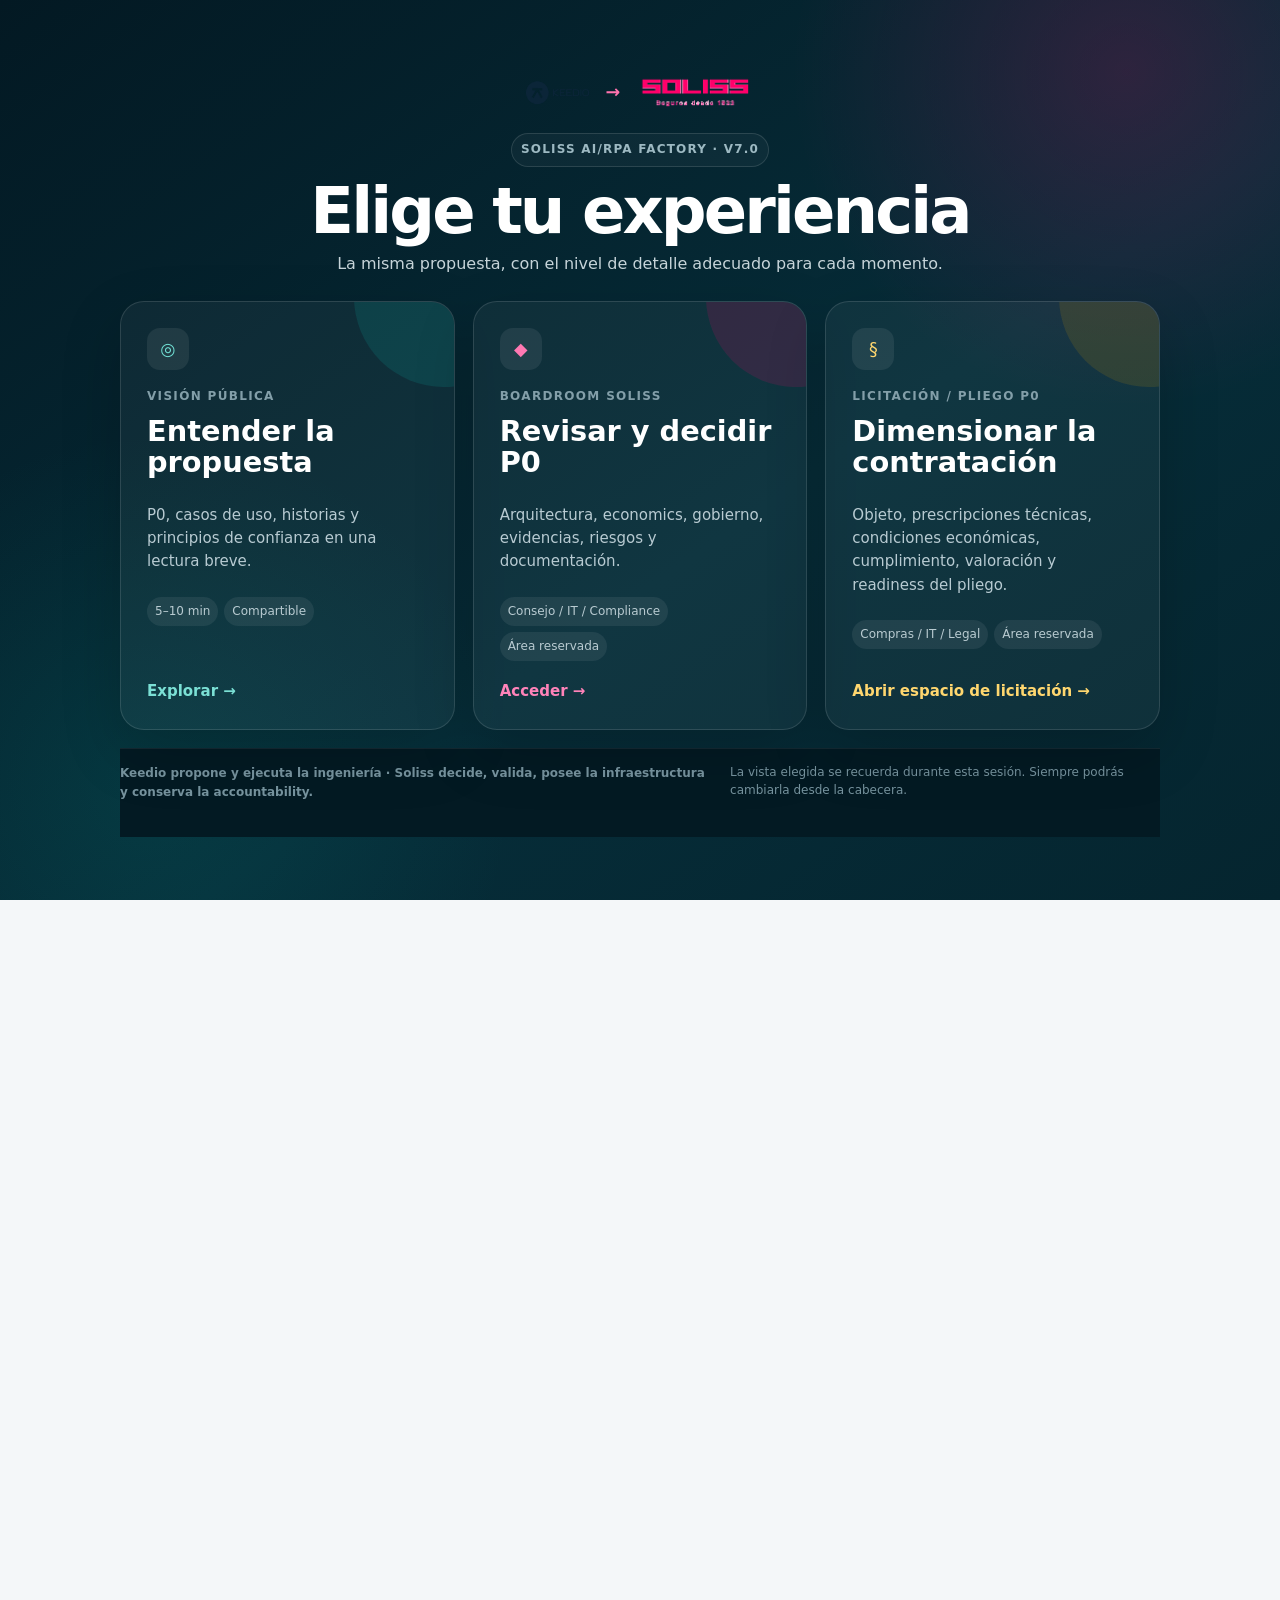
<file: index.html>
<!doctype html>
<html lang="es" data-theme="light">
<head>
  <meta charset="utf-8">
  <meta name="viewport" content="width=device-width,initial-scale=1,viewport-fit=cover">
  <meta name="theme-color" content="#FF006A">
  <meta name="description" content="Soliss AI/RPA Factory · una única web Keedio → Soliss con acceso a Visión pública, Boardroom y espacio de Licitación/Pliego P0.">
  <title>Soliss AI/RPA Factory · Keedio → Soliss · V7.0</title>
  <link rel="manifest" href="manifest.webmanifest">
  <link rel="icon" href="assets/icon-192.png">
  <link rel="stylesheet" href="assets/styles.css">
  <script defer src="config/runtime-config.js"></script>
  <script defer src="assets/data.js"></script>
  <script defer src="assets/documents.js"></script>
  <script defer src="assets/v6-data.js"></script>
  <script defer src="assets/v6-auth.js"></script>
  <script defer src="assets/app.js"></script>
  <script defer src="assets/v6-features.js"></script>
  <script defer src="assets/v62-ui.js"></script>
  <script defer src="assets/v7-tender.js"></script>
</head>
<body data-audience="board" data-build="unified" data-access="portal">
<a class="skip" href="#main">Ir al contenido</a>

<div id="accessPortal" class="access-portal" aria-labelledby="accessPortalTitle">
  <div class="access-portal-shell">
    <header class="access-portal-head">
      <div class="access-logos"><img src="assets/brand/keedio-logo.png" alt="Keedio"><span>→</span><img src="assets/brand/soliss-logo.png" alt="Soliss"></div>
      <span class="access-version">SOLISS AI/RPA FACTORY · V7.0</span>
      <h1 id="accessPortalTitle">Elige tu experiencia</h1>
      <p>La misma propuesta, con el nivel de detalle adecuado para cada momento.</p>
    </header>

    <div class="access-options">
      <button class="access-card public" type="button" data-access-choice="public">
        <span class="access-icon">◎</span><small>VISIÓN PÚBLICA</small>
        <h2>Entender la propuesta</h2>
        <p>P0, casos de uso, historias y principios de confianza en una lectura breve.</p>
        <div class="access-meta"><span>5–10 min</span><span>Compartible</span></div>
        <b>Explorar →</b>
      </button>

      <button class="access-card boardroom" type="button" data-access-choice="boardroom">
        <span class="access-icon">◆</span><small>BOARDROOM SOLISS</small>
        <h2>Revisar y decidir P0</h2>
        <p>Arquitectura, economics, gobierno, evidencias, riesgos y documentación.</p>
        <div class="access-meta"><span>Consejo / IT / Compliance</span><span>Área reservada</span></div>
        <b>Acceder →</b>
      </button>
      <button class="access-card tender" type="button" data-access-choice="tender">
        <span class="access-icon">§</span><small>LICITACIÓN / PLIEGO P0</small>
        <h2>Dimensionar la contratación</h2>
        <p>Objeto, prescripciones técnicas, condiciones económicas, cumplimiento, valoración y readiness del pliego.</p>
        <div class="access-meta"><span>Compras / IT / Legal</span><span>Área reservada</span></div>
        <b>Abrir espacio de licitación →</b>
      </button>

    </div>

    <div id="boardroomConsent" class="boardroom-consent" hidden>
      <div class="boardroom-login-copy">
        <span id="loginAreaLabel">BOARDROOM SOLISS</span>
        <h3 id="loginAreaTitle">Área reservada para revisión de P0</h3>
        <p id="loginAreaText">Introduce las credenciales facilitadas por Keedio.</p>
      </div>
      <div id="authReadiness" class="auth-readiness">Acceso Boardroom Keedio → Soliss</div>
      <div class="simple-login-grid">
        <label><span>Usuario</span><input id="boardroomUser" type="text" autocomplete="username" placeholder="Usuario"></label>
        <label><span>Contraseña</span><div class="password-field"><input id="boardroomPassword" type="password" autocomplete="current-password" placeholder="Contraseña"><button id="toggleBoardroomPassword" type="button" aria-label="Mostrar contraseña">👁</button></div></label>
      </div>
      <div id="boardroomLoginError" class="boardroom-login-error" hidden>Usuario o contraseña incorrectos.</div>
      <input id="boardroomAck" type="checkbox" checked hidden>
      <div class="consent-actions"><button id="boardroomCancel" type="button">← Volver</button><button id="boardroomEnter" class="primary" type="button">Entrar al Boardroom →</button></div>
      <small class="login-demo-note">Acceso de demostración Keedio → Soliss. Para producción se mantiene preparada la integración SSO.</small>
    </div>

    <footer class="access-portal-foot">
      <span>Keedio propone y ejecuta la ingeniería · Soliss decide, valida, posee la infraestructura y conserva la accountability.</span>
      <small>La vista elegida se recuerda durante esta sesión. Siempre podrás cambiarla desde la cabecera.</small>
    </footer>
  </div>
</div>

<header class="topbar">
  <div class="shell navrow">
    <a class="brand brand-lockup" href="#hero" aria-label="Keedio presenta a Soliss"><img src="assets/brand/keedio-logo.png" alt="Keedio"><span class="brand-arrow">→</span><img class="soliss-wordmark" src="assets/brand/soliss-logo.png" alt="Soliss Seguros desde 1933"><small id="brandModeText">AI/RPA Factory · V7.0</small></a>
    <nav id="nav" aria-label="Principal">
      <a href="#why">Contexto</a><a href="#decision">Decisiones</a><a href="#twin">Arquitectura</a><a href="#factory">P0 + Casos de uso</a><a href="#economics">Economics</a><a href="#governance">Governance</a><a href="#assurance">Assurance</a><a href="#delivery">Delivery</a><a href="#documents">Docs</a>
    </nav>
    <div class="actions v62-actions">
      <button id="commandBtn" class="top-search" type="button" aria-label="Buscar en la propuesta"><span>⌕ Buscar</span><kbd>Ctrl K</kbd></button>
      <button id="accessSwitchBtn" class="access-switch-btn" type="button"><i></i><span id="accessSwitchLabel">Acceso</span></button>
      <button id="toolsBtn" class="icon-btn" type="button" aria-expanded="false" aria-controls="toolsPanel" aria-label="Abrir herramientas">⋯</button>
      <button id="menuBtn" class="icon-btn menu" aria-label="Abrir navegación">☰</button>
    </div>
  </div>
  <div class="progress"><i id="progress"></i></div>
</header>

<div id="toolsPanel" class="tools-panel" hidden aria-label="Herramientas">
  <header><div><span>HERRAMIENTAS</span><b>Acciones rápidas</b></div><button id="toolsClose" type="button" aria-label="Cerrar herramientas">×</button></header>
  <div class="tools-panel-grid">
    <button id="askP0Btn" type="button"><b>✦ Preguntar sobre P0</b><small>Buscador gobernado local</small></button>
    <button id="displayBtn" type="button"><b>Aa Apariencia</b><small>Texto, contraste y movimiento</small></button>
    <button id="execStoryBtn" class="boardroom-only" type="button"><b>▶ Presentación ejecutiva</b><small>Story guiado</small></button>
    <button id="presentBtn" class="boardroom-only" type="button"><b>▣ Presentación libre</b><small>Navegar por escenas</small></button>
    <button id="shareBtn" class="public-only" type="button"><b>↗ Compartir</b><small>URL pública y QR</small></button>
    <button id="briefBtn" class="public-only" type="button"><b>↓ Resumen ejecutivo</b><small>PDF de una página</small></button>
    <button id="themeBtn" type="button"><b>◐ Tema</b><small>Claro / oscuro</small></button>
  </div>
</div>

<div id="accessRibbon" class="access-ribbon" hidden>
  <div class="shell access-ribbon-row">
    <div><span id="accessBadge" class="access-badge">—</span><p id="accessRibbonText"></p></div>
    <div class="access-ribbon-actions"><span id="authStatusChip" class="auth-status-chip" hidden></span><button id="copyAccessLink" type="button">Copiar enlace</button><button id="logoutBoardroom" type="button" hidden>Cerrar sesión</button><button id="accessRibbonSwitch" type="button">Cambiar acceso</button></div>
  </div>
</div>

<div class="audience-bar">
  <div class="shell audience-row">
    <span>Perfil</span>
    <button class="aud active" data-audience="board">Consejo</button>
    <button class="aud" data-audience="tech">Tecnología</button>
    <button class="aud" data-audience="compliance">Compliance</button>
    <button class="aud" data-audience="all">Completa</button>
    <em>El contenido se adapta al perfil de revisión</em>
  </div>
</div>

<aside id="boardroomSidebar" class="boardroom-sidebar boardroom-only" aria-label="Navegación Boardroom">
  <div class="boardroom-sidebar-inner">
    <span class="sidebar-eyebrow">BOARDROOM P0</span>
    <nav id="boardroomSideNav" class="side-nav">
      <a href="#hero"><i>01</i><span>Resumen</span></a>
      <a href="#decision"><i>02</i><span>Decisiones</span></a>
      <a href="#factory"><i>04</i><span>P0 y casos</span></a>
      <a href="#twin"><i>03</i><span>Arquitectura</span></a>
      <a href="#economics"><i>05</i><span>Economía / TCO</span></a>
      <a href="#governance"><i>06</i><span>Gobierno</span></a>
      <a href="#assurance"><i>07</i><span>Aseguramiento</span></a>
      <a href="#delivery"><i>08</i><span>Entrega</span></a>
      <a href="#documents"><i>09</i><span>Documentación</span></a>
    </nav>
    <div class="sidebar-help"><b>Ctrl K</b><span>Buscar cualquier concepto</span></div>
  </div>
</aside>


<aside id="tenderSidebar" class="tender-sidebar tender-only" aria-label="Navegación Licitación P0">
  <div class="tender-sidebar-inner">
    <span class="sidebar-eyebrow">LICITACIÓN P0 · V7</span>
    <nav class="side-nav">
      <a href="#tender-summary"><i>01</i><span>Ficha contractual</span></a>
      <a href="#tender-technical"><i>02</i><span>Condiciones técnicas</span></a>
      <a href="#tender-economic"><i>03</i><span>Condiciones económicas</span></a>
      <a href="#tender-compliance"><i>04</i><span>Cumplimiento PPT</span></a>
      <a href="#tender-evaluation"><i>05</i><span>Valoración propuesta</span></a>
      <a href="#tender-delivery"><i>06</i><span>Entrega y aceptación</span></a>
      <a href="#tender-readiness"><i>07</i><span>Readiness del pliego</span></a>
    </nav>
    <div class="sidebar-help"><b>Fuente base</b><span>Redacción proyecto(2).docx</span></div>
  </div>
</aside>

<main id="main">

<section id="tenderWorkspace" class="tender-workspace tender-only" aria-labelledby="tenderTitle">
  <div class="tender-hero">
    <div class="shell">
      <div class="tender-hero-grid">
        <div>
          <span class="tender-kicker">TERCER ESPACIO · LICITACIÓN / PLIEGO</span>
          <h1 id="tenderTitle">P0 preparado para <em>contratar, comparar y aceptar</em>.</h1>
          <p>La V7 convierte la redacción de P0 en un espacio de licitación: objeto, alcance, prescripciones técnicas, condiciones económicas, criterios de valoración, evidencias y asuntos pendientes de cierre contractual.</p>
          <div class="tender-tags"><span>P0 único</span><span>UC1–UC7 derivados</span><span>24 meses base</span><span>12 meses opcionales</span></div>
        </div>
        <aside class="tender-hero-card">
          <span>ESTADO DEL PLIEGO</span>
          <b id="tenderReadinessHero">—</b>
          <p id="tenderReadinessHeroText">Cargando condiciones de licitación…</p>
          <small>No constituye dictamen jurídico ni expediente de contratación definitivo.</small>
        </aside>
      </div>
    </div>
  </div>

  <div class="shell tender-shell">
    <section id="tender-summary" class="tender-section">
      <header class="tender-section-head"><div><span>01 · FICHA CONTRACTUAL</span><h2>Qué se contrata, durante cuánto tiempo y dónde están los límites.</h2></div><p>Lectura licitable del borrador aportado, manteniendo P0 como único proyecto inicial y los UC como desarrollos derivados.</p></header>
      <div id="tenderSummaryCards" class="tender-summary-grid"></div>
      <div id="tenderReconciliation" class="tender-reconciliation"></div>
      <div class="tender-two-col">
        <article class="tender-box"><span>INCLUIDO EN P0</span><ul id="tenderIncluded"></ul></article>
        <article class="tender-box exclusions"><span>NO INCLUIDO / CONTRATACIÓN ADICIONAL</span><ul id="tenderExcluded"></ul></article>
      </div>
    </section>

    <section id="tender-technical" class="tender-section">
      <header class="tender-section-head"><div><span>02 · CONDICIONES TÉCNICAS</span><h2>Prescripciones mínimas para considerar P0 técnicamente conforme.</h2></div><p>Condiciones estructuradas por dominios y trazadas contra las 18 prescripciones PPT del borrador.</p></header>
      <div id="technicalConditionCards" class="technical-condition-grid"></div>
      <details class="tender-details" open><summary>Matriz completa PPT-01 → PPT-18 <span>respuesta Keedio + aceptación</span></summary><div class="table-wrap"><table id="technicalPptTable" class="tender-table"></table></div></details>
    </section>

    <section id="tender-economic" class="tender-section">
      <header class="tender-section-head"><div><span>03 · CONDICIONES ECONÓMICAS</span><h2>Separar servicios Keedio, infraestructura Soliss, opcionales y condiciones pendientes.</h2></div><p>Los importes del borrador se presentan como base de licitación. Las condiciones no soportadas por el documento quedan expresamente pendientes, no inventadas.</p></header>
      <div id="economicSummary" class="economic-summary-grid"></div>
      <div class="tender-two-col economic-layout">
        <article><h3>Desglose económico del borrador</h3><div class="table-wrap"><table id="tenderPhaseTable" class="tender-table"></table></div></article>
        <article><h3>Condiciones comerciales</h3><div id="commercialConditions" class="commercial-conditions"></div></article>
      </div>
      <details class="tender-details"><summary>Infraestructura a adquirir directamente por Soliss <span>sizing orientativo</span></summary><div class="table-wrap"><table id="tenderInfraTable" class="tender-table"></table></div></details>
    </section>

    <section id="tender-compliance" class="tender-section">
      <header class="tender-section-head"><div><span>04 · RESPUESTA DE CUMPLIMIENTO</span><h2>Una licitación debe poder verificarse, no solo describirse.</h2></div><p>La matriz permite revisar prescripción, respuesta Keedio, entregable de aceptación y condición/dependencia.</p></header>
      <div class="tender-toolbar"><input id="tenderComplianceSearch" type="search" placeholder="Buscar PPT, Rancher, GPU, RAG, DORA…"><div id="tenderComplianceFilters" class="segmented"><button class="active" data-tender-filter="all">Todas</button><button data-tender-filter="cumple">Cumple</button><button data-tender-filter="condicionado">Condicionado</button><button data-tender-filter="gate">Gate/PoC</button></div></div>
      <div id="tenderComplianceGrid" class="tender-compliance-grid"></div>
    </section>

    <section id="tender-evaluation" class="tender-section">
      <header class="tender-section-head"><div><span>05 · MODELO DE VALORACIÓN PROPUESTO</span><h2>Cómo podría puntuarse la licitación sin confundirlo con criterio contractual cerrado.</h2></div><p>Working draft de Keedio para ordenar la evaluación. La ponderación deberá validarse por Soliss/Compras/Legal antes de formar parte de un pliego real.</p></header>
      <div class="working-banner">PROPUESTA DE TRABAJO · NO PROCEDE DEL DOCUMENTO APORTADO · PENDIENTE DE VALIDACIÓN DE SOLISS</div>
      <div id="tenderEvaluationGrid" class="evaluation-grid"></div>
      <div class="evaluation-total"><span>Puntuación simulada</span><b id="evaluationTotal">0 / 100</b><small>Herramienta de workshop, no evaluación oficial.</small></div>
    </section>

    <section id="tender-delivery" class="tender-section">
      <header class="tender-section-head"><div><span>06 · ENTREGA Y ACEPTACIÓN</span><h2>Entregables, gates y recursos de Soliss forman parte de la capacidad de aceptación.</h2></div><p>El adjudicatario no termina al instalar componentes: debe dejar evidencia, documentación, transferencia y criterios Go/No-Go.</p></header>
      <div class="tender-two-col">
        <article><h3>Gates Go/No-Go</h3><div id="tenderGates" class="tender-gates"></div></article>
        <article><h3>Dedicación requerida de Soliss</h3><div id="tenderSolissEffort" class="tender-effort"></div></article>
      </div>
      <details class="tender-details"><summary>Entregables mínimos y criterio de aceptación <span>F0 → S1</span></summary><div class="table-wrap"><table id="tenderDeliverables" class="tender-table"></table></div></details>
    </section>

    <section id="tender-readiness" class="tender-section">
      <header class="tender-section-head"><div><span>07 · TENDER READINESS</span><h2>Qué está listo y qué falta antes de convertir el borrador en expediente formal.</h2></div><p>Checklist contractual/técnico/económico. No sustituye revisión de contratación, legal, fiscal, DPO o auditoría.</p></header>
      <div id="tenderReadinessGrid" class="tender-readiness-grid"></div>
      <div class="tender-actions">
        <button id="downloadTenderTech" type="button">↓ Condiciones técnicas CSV</button>
        <button id="downloadTenderEconomic" type="button">↓ Condiciones económicas CSV</button>
        <button id="downloadTenderReadiness" type="button">↓ Readiness CSV</button>
        <a href="private/documents/23_V7_Borrador_Redaccion_Licitacion_P0.docx" data-private-tender-doc>Documento fuente ↗</a>
      </div>
    </section>
  </div>
</section>

<section id="hero" class="hero present-step" data-show="board tech compliance">
  <div class="mesh"></div>
  <div class="shell hero-grid">
    <div class="hero-copy reveal">
      <div class="hero-brand"><img src="assets/brand/soliss-logo.png" alt="Soliss"><span>Propuesta tecnológica de Keedio</span></div><div class="overline"><span id="heroScopeLabel">P0 · Infraestructura crítica</span><b id="heroStatus">FINAL CERRADO</b></div>
      <h1>Una base común para <em>industrializar IA y RPA</em> en Soliss.</h1>
      <p>Keedio propone P0 como proyecto único: una plataforma gobernada y reutilizable. Los UC1–UC7 se activan después mediante business case y Go/No-Go.</p>
      <div class="hero-ctas boardroom-only"><button class="btn primary" type="button" data-open-exec-story>▶ Executive Story · 9 min</button><a class="btn ghost" href="#decision">Abrir Decision Room</a><a class="btn ghost" href="#twin">Simular arquitectura</a></div><div class="hero-ctas public-only"><button class="btn primary" type="button" data-open-exec-story>▶ Ver historia</button><a class="btn ghost" href="#factory">Entender P0</a></div>
      <div class="hero-facts"><span>P0 único</span><span>UC1–UC7 derivados</span><span>24 meses base</span><span>On-premise</span></div>
    </div>
    <aside class="hero-panel reveal boardroom-only">
      <header><span>Responsabilidad</span><strong>Quién hace qué</strong></header>
      <div class="role-grid"><article class="keedio"><b>KEEDIO</b><p>Arquitectura, integración, gobierno, sandbox, IaC, soporte especializado y transferencia.</p></article><article class="soliss"><b>SOLISS</b><p>Decisión, infraestructura, ownership de datos, validación, operación interna y aprobación de gates.</p></article></div>
      <div class="kpis"><div><small>Construcción P0</small><b id="heroBuildValue">— Boardroom —</b></div><div><small>Servicio M3–M24</small><b id="heroServiceValue">— Boardroom —</b></div><div><small>Total Keedio 24M</small><b id="heroBase24Value">— Boardroom —</b></div><div><small>Infra Soliss recomendada</small><b id="heroInfraValue">Sizing G2</b></div></div>
      <small class="fine">*Rango orientativo sujeto a sizing G2 y cotizaciones de Soliss.</small>
    </aside>

    <aside class="public-hero-panel reveal public-only">
      <header><span>VISIÓN PÚBLICA</span><strong>Qué queremos que se entienda</strong></header>
      <div class="public-pillars">
        <article><b>01 · P0 común</b><p>Una base corporativa para no reconstruir identidad, datos, modelos, seguridad y operación en cada vertical.</p></article>
        <article><b>02 · UC derivados</b><p>Agentes, documentos, siniestros, analítica, administración, IT y Grupo convierten esa base en valor.</p></article>
        <article><b>03 · Control humano</b><p>La IA asiste y automatiza dentro de límites; Soliss mantiene ownership, validación y decisión.</p></article>
      </div>
      <small>Los detalles contractuales, economics y documentación se consultan en Boardroom.</small>
    </aside>
  </div>
</section>

<section id="why" class="section present-step" data-show="board compliance">
  <div class="shell">
    <div class="section-head reveal"><div><span>01 · POR QUÉ AHORA</span><h2>La oportunidad no es adoptar GenAI. Es industrializarla con control.</h2></div><p>EIOPA confirma que el sector asegurador europeo ya ha entrado en adopción, pero la mayoría de casos sigue atrapada entre PoC y producción.</p></div>
    <div id="benchmarkGrid" class="benchmark-grid reveal"></div>
    <div class="context-band reveal"><div><span>Soliss</span><b>Toledo · 1933 · 90 oficinas</b><p>La propuesta de Keedio conecta industrialización tecnológica con una experiencia donde el profesional Soliss sigue siendo central.</p></div><div class="trust-signal"><b>59%</b><span>de consumidores europeos muestran reservas ante recomendaciones de agentes IA.</span><small>EIOPA Eurobarometer 2025</small></div></div>
    
<div class="soliss-dna reveal">
  <header><div><span>SOLISS DNA</span><h3>Modernizar sin diluir lo que hace reconocible a Soliss.</h3></div><p>La propuesta de Keedio usa la tecnología como amplificador de cercanía, solvencia, control y arraigo; no como sustituto indiscriminado de la relación humana.</p></header>
  <div id="solissDnaGrid" class="dna-grid"></div>
</div>
<div class="radar reveal">
  <header><div><span>SUPERVISORY RADAR · 2026</span><h3>Cuatro señales que P0 debería responder desde el diseño.</h3></div><small>Investigación pública actualizada · 1 Sep 2026</small></header>
  <div id="supervisoryRadar" class="radar-grid"></div>
</div>
<details class="sources reveal"><summary>Fuentes públicas de benchmark</summary><div id="publicSources"></div></details>
  </div>
</section>

<section id="decision" class="section dark present-step" data-show="board compliance">
  <div class="shell">
    <div class="section-head light reveal"><div><span>02 · DECISIONES</span><h2>Seis decisiones. Un único P0.</h2></div><p>Cada decisión muestra quién la toma, cuándo, qué desbloquea y qué riesgo aparece si se difiere.</p></div>
    <div id="decisionGrid" class="decision-grid reveal"></div>
    
    <div class="v6-readiness reveal">
      <header><div><span>PREPARACIÓN PARA DECISIÓN · NO ES COMPLIANCE</span><h3>¿Qué está realmente resuelto para decidir?</h3></div><button id="exportDecisionBoard" type="button">↓ Exportar decisiones</button></header>
      <div id="readinessMetrics" class="readiness-metrics"></div>
      <div class="readiness-note">Los contadores se calculan únicamente a partir de decisiones, owners, checklists G1–G4 y Evidence Registry guardados en este navegador.</div>
    </div>
    <div class="live-decision-board reveal">
      <header><div><span>TABLERO DE DECISIONES</span><h3>Convertir la reunión en próximos pasos concretos.</h3></div><small>Estado local de preparación de comité · no constituye aprobación contractual.</small></header>
      <div id="liveDecisionGrid" class="live-decision-grid"></div>
    </div>
<div class="decision-summary reveal"><b>Decisión solicitada</b><p>Aprobar P0 como infraestructura crítica, activar F0, nombrar responsable transversal Soliss y condicionar el avance a G1–G4.</p></div>
  </div>
</section>

<section id="twin" class="section present-step" data-show="tech compliance board">
  <div class="shell">
    <div class="section-head reveal"><div><span>03 · ARQUITECTURA INTERACTIVA</span><h2>La arquitectura se explica mejor cuando puede fallar.</h2></div><p>Simulación conceptual del patrón objetivo. No representa pruebas ejecutadas: los resultados reales se obtienen en F3/F4 y quedan como evidencia.</p></div>
    <div class="twin-toolbar reveal"><div id="scenarioButtons" class="segmented"></div><div id="lensButtons" class="segmented lenses"><button class="active" data-lens="detail">Arquitectura</button><button data-lens="security">Security</button><button data-lens="data">Data</button><button data-lens="dora">DORA</button><button data-lens="aiAct">AI Act</button></div></div>
    <div class="twin-shell reveal">
      <div class="architecture-map" id="archMap">
        <button class="node" data-node="users">Usuarios / canales</button><button class="node" data-node="identity">Identidad</button><button class="node" data-node="gateway">Model Gateway</button><button class="node" data-node="governance">Gobierno</button>
        <button class="node big" data-node="management">Clúster gestión<br><small>Rancher + RKE2</small></button><div class="arrow">→</div><button class="node big focus" data-node="group">Clúster de grupo<br><small>Keycloak · CNPG · Gravitino PoC</small></button><div class="arrow">→</div><button class="node big" data-node="infra">Infraestructura Soliss</button>
        <button class="node service" data-node="ai">Servicios IA/RPA</button><button class="node service" data-node="observability">Observabilidad</button>
        <button class="node domain" data-node="domainA">RKE2 Empresa A</button><button class="node domain" data-node="domainB">RKE2 Empresa B</button><button class="node domain" data-node="domainC">RKE2 Empresa C</button>
        <button class="node lake" data-node="data">Data Mesh federado + lago gobernado</button>
      </div>
      <aside class="inspector"><div id="scenarioState" class="scenario-state"></div><div id="nodeInspector"></div></aside>
    </div>
    <div class="simulation-strip reveal"><span>Interpretación</span><b id="simOutcome">Operación nominal</b><p id="simMessage"></p><small id="simGate"></small></div>
<details class="sovereignty reveal"><summary>Data Sovereignty Matrix · local-first, no local-only</summary><div class="table-wrap"><table id="sovereigntyTable"></table></div><p class="detail-note">La matriz es un patrón propuesto por Keedio. Las excepciones externas deben aprobarse por caso, proveedor, clasificación de datos y contrato.</p></details>

    <figure class="figure reveal"><button data-lightbox="assets/figures/arquitectura-onpremise.png"><img src="assets/figures/arquitectura-onpremise.png" alt="Arquitectura on-premise federada para Soliss AI/RPA Factory"></button><figcaption>Arquitectura técnica suministrada · ampliar para detalle.</figcaption></figure>
  </div>
</section>

<section id="factory" class="section soft present-step" data-show="board tech compliance">
  <div class="shell">
    <div class="section-head reveal"><div><span>04 · P0 + CASOS DE USO</span><h2>Entender primero qué construye P0. Priorizar después qué casos activar.</h2></div><p>Esta sección separa la <b>base común P0</b> de las soluciones de negocio UC1–UC7 y permite cambiar entre lenguaje claro y detalle técnico.</p></div>

    <div class="public-depth-note public-only"><b>Vista pública</b><span>Te mostramos la lógica esencial. El detalle técnico, económico y de gobierno se consulta en Boardroom.</span><button type="button" data-access-choice="boardroom">Acceder al Boardroom →</button></div>
    <div class="explain-toolbar reveal"><div class="segmented" id="explainMode"><button class="active" data-explain="plain">Lenguaje claro</button><button data-explain="technical">Detalle técnico</button></div><span>La terminología contractual se mantiene; los ejemplos se identifican como ilustrativos.</span></div>

    <div class="p0-hero-explain reveal">
      <div><span>P0 EN 60 SEGUNDOS</span><h3 id="p0Headline"></h3><p id="p0Definition"></p><blockquote id="p0Analogy"></blockquote></div>
      <aside><b>Objetivo</b><p id="p0Objective"></p><small>Keedio construye e integra la capacidad. Soliss decide, valida, adquiere su infraestructura y opera según el reparto acordado.</small></aside>
    </div>

    <div id="p0Blocks" class="p0-block-grid reveal"></div>

    <div class="p0-flow-card reveal"><header><span>CÓMO USA UN CASO DE NEGOCIO LA BASE P0</span><h3>De una petición a una respuesta/acción gobernada</h3><p>El mismo patrón común puede reutilizarse en distintos UC, cambiando fuentes, reglas y lógica funcional.</p></header><div id="p0Flow" class="p0-flow"></div></div>

    <div class="p0-boundaries reveal"><div><span>QUÉ NO ES P0</span><h3>La frontera evita vender siete aplicaciones dentro de un único proyecto fundacional.</h3></div><ul id="p0NotIncluded"></ul></div>

    <details class="p0-glossary reveal"><summary>Glosario sin jerga · entender RKE2, RAG, Gateway, Data Mesh, Gravitino y HITL</summary><div id="glossaryGrid" class="glossary-grid"></div></details>

    <div class="uc-explorer reveal">
      <header><div><span>UC1–UC7 · UNO A UNO</span><h3>¿Qué significa realmente cada caso de uso?</h3></div><p>P0 deja preparado el patrón; el caso derivado concreta proceso, datos, integración, usuarios y criterios productivos.</p></header>
      <div id="ucSimpleTabs" class="uc-simple-tabs"></div>
      <article id="ucSimpleDetail" class="uc-simple-detail"></article>
    </div>


    <section class="story-lab reveal" aria-labelledby="storyLabTitle">
      <header class="story-lab-head">
        <div><span>3 HISTORIAS PARA VER P0 EN ACCIÓN</span><h3 id="storyLabTitle">La misma base P0, tres situaciones de negocio distintas.</h3><p>Los recorridos son <b>ilustrativos</b>: explican cómo se reutiliza la plataforma y dónde empieza el desarrollo del caso derivado. No amplían el alcance contractual.</p></div>
        <button id="storyPlay" class="btn small" type="button">▶ Reproducir historia</button>
      </header>
      <div id="storyTabs" class="story-tabs" role="tablist" aria-label="Historias de usuario"></div>
      <article id="storyCanvas" class="story-canvas">
        <div class="story-overview"><div><span id="storyUcs" class="story-uc-badge"></span><h3 id="storyTitle"></h3><p id="storySubtitle"></p></div><div class="story-outcome"><span>RESULTADO QUE QUEREMOS EXPLICAR</span><p id="storyOutcome"></p></div></div>
        <div class="story-actors" id="storyActors"></div>
        <div class="story-progress-wrap"><div id="storyProgress" class="story-progress"></div></div>
        <div class="story-workspace"><div><div id="storySteps" class="story-steps"></div><div class="story-nav"><button id="storyPrev" type="button">← Paso anterior</button><span id="storyPosition">—</span><button id="storyNext" type="button">Paso siguiente →</button></div></div><aside id="storyInspector" class="story-inspector" aria-live="polite"></aside></div>
        <div class="story-foundation"><header><span>LO QUE SE REUTILIZA DE P0 EN ESTA HISTORIA</span><p>Estas capacidades no deberían reconstruirse dentro de cada vertical.</p></header><div id="storyReuseChips" class="story-reuse-chips"></div></div>
        <div class="story-boundary-grid"><article class="story-boundary p0"><span>P0 · BASE COMÚN</span><p id="storyP0Boundary"></p></article><div class="story-boundary-arrow">→</div><article class="story-boundary uc"><span>UC · DESARROLLO DERIVADO</span><p id="storyUcBoundary"></p></article><div class="story-boundary-arrow">→</div><article class="story-boundary human"><span>SOLISS · DECISIÓN / OPERACIÓN</span><p id="storyHuman"></p></article></div>
      </article>
      <details class="story-comparison" open><summary>Por qué P0 antes que tres soluciones aisladas · matriz de reutilización</summary><div class="story-comparison-intro"><p>La parte <b>común</b> debe resolverse una vez en P0. La lógica del proceso, datos concretos, reglas y experiencia de usuario se desarrollan en cada UC posterior.</p><span>P0 = reutilización + gobierno · UC = valor funcional específico</span></div><div class="table-wrap"><table id="storyReuseTable"></table></div></details>
    </section>


    <section class="factory-effect reveal" aria-labelledby="factoryEffectTitle">
      <header class="factory-effect-head">
        <div>
          <span>ANTES DE P0 / DESPUÉS DE P0</span>
          <h3 id="factoryEffectTitle">¿Qué cambia cuando llega el siguiente caso de uso?</h3>
          <p>No comparamos “Soliss actual” contra una situación ideal. Comparamos dos <b>formas de abordar un nuevo vertical</b>: resolverlo como isla o incorporarlo a una Factory con capacidades comunes.</p>
        </div>
        <div class="factory-effect-legend"><i></i><b>Comparación cualitativa</b><small>Sin métricas de ahorro inventadas</small></div>
      </header>

      <div id="effectCaseTabs" class="effect-case-tabs" role="tablist" aria-label="Seleccionar tipo de nuevo caso"></div>

      <div class="effect-case-summary">
        <div><span id="effectCaseUc"></span><h4 id="effectCaseLabel"></h4><p id="effectCaseGoal"></p></div>
        <div class="effect-reuse-score"><span>CAPACIDADES P0 REUTILIZADAS</span><b id="effectReuseCount">—</b><small>No es un porcentaje de ahorro; es un recuento de capacidades comunes.</small></div>
      </div>

      <div class="before-after-labels">
        <div class="before"><span>ENFOQUE POR VERTICAL AISLADO</span><b>Cada proyecto resuelve de nuevo la base</b></div>
        <div class="after"><span>CON P0 OPERATIVO</span><b>El UC se concentra en lo diferencial</b></div>
      </div>

      <div id="effectStages" class="effect-stages"></div>

      <div class="effect-bottom-grid">
        <article class="effect-box reused"><span>SE REUTILIZA DE P0</span><div id="effectReuseChips"></div></article>
        <article class="effect-box still"><span>SE SIGUE CONSTRUYENDO EN EL UC</span><div id="effectStillChips"></div></article>
      </div>

      <div class="factory-effect-message">
        <b>El “efecto Factory” no elimina el trabajo del caso de uso.</b>
        <p>Evita que el vertical tenga que reinventar identidad, gobierno, acceso a modelos, seguridad, observabilidad y operación. El esfuerzo se desplaza hacia el proceso, los datos, las reglas, la experiencia de usuario y la validación que realmente crean valor de negocio.</p>
      </div>
    </section>

    <section class="onboarding-lab reveal" aria-labelledby="onboardingTitle">
      <header class="onboarding-head">
        <div><span>ONBOARDING DE UN FUTURO UC8 / UC9</span><h3 id="onboardingTitle">Cómo entra un nuevo caso de uso en la Soliss AI/RPA Factory</h3><p id="onboardingStatement"></p></div>
        <button id="downloadOnboardingCanvas" class="btn small" type="button">↓ Descargar onboarding canvas</button>
      </header>

      <div id="onboardingRail" class="onboarding-rail"></div>
      <div class="onboarding-workspace">
        <aside id="onboardingInspector" class="onboarding-inspector"></aside>
        <div class="onboarding-separation">
          <article><span>P0 YA DISPONIBLE</span><div id="onboardingReusable"></div></article>
          <div class="onboarding-plus">+</div>
          <article><span>DECISIONES DEL NUEVO UC</span><div id="onboardingVertical"></div></article>
        </div>
      </div>

      <div class="onboarding-rule">
        <span>REGLA DE ENTRADA A PRODUCCIÓN</span>
        <p>Un nuevo UC no se considera “listo” por funcionar en una demo. Debe demostrar valor, autorización de datos, control de modelos/herramientas, seguridad, UAT, evidencia y capacidad operativa.</p>
      </div>
    </section>


    <section class="v6-uc-contracts reveal">
      <header><div><span>CONTRATO DE CAPACIDADES P0</span><h3>Qué capacidades solicita cada UC a la Factory.</h3></div><p>REQUIRED / OPTIONAL / DEPENDS describe dependencia arquitectónica propuesta; no amplían el alcance contractual.</p></header>
      <div class="uc-contract-toolbar"><div id="ucContractTabs" class="segmented"></div></div>
      <div id="ucContractCard" class="uc-contract-card"></div>
    </section>
    <section class="v6-value-evidence reveal">
      <header><div><span>UC → KPI → EVIDENCIA</span><h3>Del caso de uso a una medición defendible.</h3></div><p>Baseline y target permanecen N/D hasta disponer de workshop/datos reales.</p></header>
      <div id="ucEvidenceGrid" class="uc-evidence-grid"></div>
    </section>

    <details class="advanced-priority reveal"><summary>Priorización avanzada · hipótesis Keedio para workshop con Soliss</summary><div class="advanced-intro">Los valores iniciales son hipótesis de trabajo, no datos de Soliss. Se sustituyen durante workshops con negocio, IT y Compliance.</div>
    <div class="factory-layout"><div><div id="ucRanking" class="ranking"></div><button id="resetHypotheses" class="btn small">Restaurar hipótesis Keedio</button></div><div id="ucEditor" class="uc-editor"></div></div></details>
    <div class="human-loop reveal"><span>Principio operativo</span><div><b>IA propone</b><i>→</i><b>Profesional Soliss valida</b><i>→</i><b>Sistema ejecuta</b></div><p>El nivel de automatización se decide por caso, riesgo y control; P0 no impone autonomía ciega.</p></div>
<details class="kpi-blueprint reveal" open><summary>Value Measurement Blueprint · medir valor sin inventar resultados</summary><div class="blueprint-head"><p>Cada UC debe iniciar con <b>baseline → target → actual → evidencia → owner</b>. Aquí solo se definen KPI candidatos; los valores son N/D hasta el workshop Soliss.</p><button id="downloadKpiPlan" class="btn small">↓ Descargar plan KPI CSV</button></div><div id="kpiGrid" class="kpi-grid"></div></details>

  </div>
</section>

<section id="economics" class="section present-step" data-show="board tech">
  <div class="shell">
    <div class="section-head reveal"><div><span>05 · ECONOMÍA Y TCO</span><h2>Servicios Keedio e infraestructura Soliss, siempre separados.</h2></div><p>El simulador evita confundir el contrato de servicios con el CAPEX que Soliss adquiere directamente.</p></div>
    <div class="econ-grid reveal"><div class="econ-card"><span>Keedio · construcción P0</span><b id="econBuildValue">— Boardroom —</b><small>F0–F4, incluyendo activación y ajuste comercial.</small></div><div class="econ-card"><span>Keedio · servicio M3–M24</span><b id="econServiceValue">— Boardroom —</b><small>OPEX co-gestionado.</small></div><div class="econ-card"><span>Soliss · infraestructura</span><b id="infraRange">Sizing G2</b><small>Compra directa · sizing G2.</small></div><div class="econ-card accent"><span>TCO orientativo</span><b id="tcoRange">—</b><small id="tcoMid">—</small></div></div>
    <div class="scenario-lab reveal"><div><h3>Escenario de infraestructura</h3><div id="econScenarios" class="segmented"></div></div><label class="switch-line"><input id="optionalToggle" type="checkbox"><span></span><b>Incluir S2 M25–M36 (opcional · Boardroom)</b></label></div>
    <div class="phase-bars reveal"><header><h3>Construcción P0 · baseline Final Cerrado</h3><p>Baseline detallado disponible tras acceso Boardroom.</p></header><div id="phaseBars"></div></div>
    <details class="infra-details reveal"><summary>Ver bloques de inversión Soliss</summary><div class="table-wrap"><table id="infraTable"></table></div></details>
  </div>
</section>

<section id="governance" class="section dark present-step" data-show="compliance tech board">
  <div class="shell">
    <div class="section-head light reveal"><div><span>06 · GOBIERNO Y EVIDENCIA</span><h2>De “cumplimos” a “podemos demostrarlo”.</h2></div><p>Estados de propuesta y evidencia. No se muestran porcentajes de cumplimiento ni se presume validación jurídica.</p></div>
    <div class="governance-grid reveal"><div><div class="cockpit-head"><h3>Evidence Registry</h3><span>Los cambios se guardan solo en este navegador</span></div><div id="evidenceGrid" class="evidence-grid"></div></div><aside class="regulatory-lens"><h3>Regulatory Lens</h3><div class="reg-card"><b>DORA 2026</b><p>EIOPA lo mantiene como Focus Area supervisor en 2026. P0 traduce resiliencia en backup, restore, DR, evidencias y gestión de terceros.</p></div><div class="reg-card"><b>AI Act</b><p>La clasificación se realiza por caso. Risk assessment/pricing de personas en vida y salud está expresamente en Annex III 5(c).</p></div><div class="reg-card"><b>Claims ≠ automáticamente high-risk</b><p>Las guías de la Comisión distinguen claims management de risk assessment/pricing en vida/salud. Debe analizarse la finalidad real del sistema.</p></div></aside></div>
    <div class="passport-area reveal"><header><div><span>MODEL PASSPORT</span><h3>Todo modelo autorizado debe tener dueño, versión, licencia, benchmark y fallback.</h3></div><div id="passportTabs" class="segmented"></div></header><div id="passportCard"></div></div>
    <div class="provenance reveal"><header><span>DATA PROVENANCE EXPLORER</span><h3>¿Por qué el modelo sabe esto?</h3></header><div class="trace"><button data-trace="request">Petición</button><i>→</i><button data-trace="identity">Identidad</button><i>→</i><button data-trace="retrieval">Retrieval</button><i>→</i><button data-trace="source">Fuente</button><i>→</i><button data-trace="answer">Respuesta</button><i>→</i><button data-trace="audit">Auditoría</button></div><div id="traceDetail" class="trace-detail">Selecciona una etapa. Es una representación del patrón de trazabilidad previsto, no de datos reales de producción.</div></div>
  </div>
</section>


<section id="assurance" class="section assurance present-step" data-show="board tech compliance">
  <div class="shell">
    <div class="section-head reveal"><div><span>07 · INSURANCE AI ASSURANCE</span><h2>Gobierno de IA diseñado para un asegurador, no para una demo genérica.</h2></div><p>La capa de assurance combina expectativas sectoriales EIOPA, DORA, AI Act y referencias de gestión/seguridad. Es un mapa de preparación, no una afirmación de certificación ni cumplimiento automático.</p></div>

    <div class="public-depth-note public-only"><b>Confianza antes que automatización ciega</b><span>Esta vista resume los controles esenciales. Evidencias, trazabilidad y registros completos permanecen en Boardroom.</span></div>
    <div class="assurance-hero reveal"><div><span>AHORA · 2 SEP 2026</span><h3>Transparency by design</h3><p>Los asistentes interactivos cubiertos por Art. 50 deben identificar claramente que el usuario está interactuando con IA. Keedio propone que esta transparencia sea una capability del canal, no una corrección posterior.</p></div><div><b>UC1</b><small>AI disclosure</small></div><div><b>ALL</b><small>record keeping</small></div><div><b>HITL</b><small>human oversight</small></div></div>

    <div class="timeline-card reveal"><header><span>AI ACT · TIMELINE OPERATIVO</span><h3>Qué debería preparar P0 y cuándo.</h3><small>Calendario público vigente al 2 Sep 2026 · validar con Legal ante futuras modificaciones.</small></header><div id="aiTimeline" class="ai-timeline"></div></div>

    <div class="assurance-columns">
      <div class="assurance-panel reveal"><header><span>EIOPA AI OPINION</span><h3>6 pilares de assurance</h3></header><div id="assurancePillars" class="pillar-grid"></div></div>
      <div class="assurance-panel reveal"><header><span>DORA · SUPERVISORY LENS 2026</span><h3>Lo que puede mirar el supervisor</h3></header><div id="doraBoard" class="dora-board"></div></div>
    </div>

    <div class="claims-focus reveal"><div class="claims-number">62%</div><div><span>CLAIMS & CONSUMER OUTCOMES</span><h3>La eficiencia del siniestro no puede medirse solo en tiempo.</h3><p>EIOPA identifica claims management —incluida la digitalización— como Area for Attention 2026. P0 debería instrumentar cycle time, overrides humanos, quejas/excepciones y fairness junto con productividad.</p></div><div class="claims-rule"><b>Keedio propone</b><p>Un “Claims Assurance Pack” antes de productivizar UC3: HITL, trazabilidad, métricas de errores, explicabilidad y monitorización de consumer outcomes.</p></div></div>

    <div class="assurance-stack reveal"><header><span>ASSURANCE STACK</span><h3>Un control, varias evidencias reutilizables.</h3></header><div id="assuranceStack" class="stack-grid"></div></div>

    <div class="pdca-literacy">
      <div class="pdca reveal"><header><span>ISO/IEC 42001 ALIGNMENT</span><h3>P0 como precursor de un AI Management System</h3><small>Alineamiento conceptual; no se afirma certificación ISO.</small></header><div id="isoPdca" class="pdca-grid"></div></div>
      <div class="literacy reveal"><header><span>AI LITERACY PASSPORT</span><h3>Formación por rol, no un curso único para todos.</h3><small>Article 4 aplica desde febrero 2025.</small></header><div id="literacyGrid" class="literacy-grid"></div></div>
    </div>


    <section class="v6-traceability reveal">
      <header><div><span>TRAZABILIDAD DE CONTROLES</span><h3>Riesgo → Control → Evidencia → Gate → Decisión.</h3></div><p>La trazabilidad evita que un riesgo exista aislado de la acción que lo cierra.</p></header>
      <div id="traceabilityTabs" class="segmented"></div>
      <div id="traceabilityGraph" class="traceability-graph"></div>
    </section>
    <section class="v6-source-registry reveal">
      <header><div><span>VIGENCIA DE FUENTES</span><h3>Fuentes externas con fecha de verificación y revisión.</h3></div><button id="toggleProvenance" type="button">◉ Mostrar provenance</button></header>
      <div class="provenance-legend"><span class="prov contractual">CONTRACTUAL</span><span class="prov estimate">ESTIMACIÓN</span><span class="prov hypothesis">HIPÓTESIS</span><span class="prov external">EXTERNO</span></div>
      <div id="sourceRegistry" class="source-registry"></div>
    </section>

    <details class="agentic-gate reveal" open><summary>Agentic Safety Gate · preparado para la siguiente evolución</summary><div class="agentic-copy"><p>Si UC futuros pasan de “asistentes” a agentes que ejecutan acciones, Keedio propone bloquear producción hasta demostrar seis condiciones mínimas.</p><span>OWASP GenAI / Agentic · patrón de referencia</span></div><div id="agenticRules" class="agentic-grid"></div></details>
  </div>
</section>

<section id="delivery" class="section present-step" data-show="board tech compliance">
  <div class="shell">
    <div class="section-head reveal"><div><span>08 · DELIVERY CONTROL</span><h2>Los gates se cierran con evidencia, no con calendario.</h2></div><p>Simulador local para preparar comité. Las casillas no reflejan estado real del proyecto y no se sincronizan con sistemas Soliss.</p></div>
    <div id="gateSimulator" class="gate-grid reveal"></div>
    
<div class="delivery-expansion reveal">
  <section class="gate-deliverables"><header><span>WHAT SOLISS RECEIVES</span><h3>Entregables exigibles por Gate</h3></header><div id="gateDeliverables" class="gate-deliverable-grid"></div></section>
  <section class="responsibility"><header><span>RESPONSIBILITY EXPLORER</span><h3>Keedio ejecuta la ingeniería; Soliss conserva la accountability.</h3><p>R = Responsible · A = Accountable · C = Consulted · I = Informed. Matriz de trabajo para cierre contractual.</p></header><div class="table-wrap"><table id="responsibilityTable"></table></div></section>
</div>
<div class="faq reveal"><header><div><span>EXECUTIVE Q&A</span><h3>Preguntas que P0 debe poder responder en menos de 30 segundos.</h3></div><div class="faq-search"><input id="faqSearch" type="search" placeholder="Buscar: Gravitino, datos, high-risk…"><span id="faqCount"></span></div></header><div id="faqGrid" class="faq-grid"></div></div>
<div class="risk-head reveal"><div><span>RISK REGISTER</span><h3>Riesgos base y control de cierre</h3></div><div class="segmented"><button class="risk-filter active" data-risk="all">Todos</button><button class="risk-filter" data-risk="Alto">Altos</button><button class="risk-filter" data-risk="Medio">Medios</button></div></div><div id="riskGrid" class="risk-grid reveal"></div>
    <figure class="figure reveal"><button data-lightbox="assets/figures/to-be.png"><img src="assets/figures/to-be.png" alt="Transformación TO-BE de capacidades IA/RPA locales a plataforma corporativa gobernada"></button><figcaption>TO-BE suministrado · P0 como base habilitadora y UC1–UC7 derivados.</figcaption></figure>
  </div>
</section>


<section id="documents" class="section document-section present-step" data-show="board tech compliance">
  <div class="shell">
    <div class="section-head reveal">
      <div><span>09 · DOCUMENTACIÓN</span><h2>Una única puerta de entrada a la documentación Keedio → Soliss.</h2></div>
      <p>Descarga los documentos de propuesta, distingue el baseline de los materiales de soporte y conserva la integridad de cada fichero mediante SHA‑256.</p>
    </div>

    <div class="document-pack reveal">
      <div>
        <span>PAQUETE DOCUMENTAL COMPLETO</span>
        <h3>Soliss P0 · Document Pack</h3>
        <p>Incluye Plan Director, presentación, presupuestos, cronograma, propuesta reestructurada y manifest de integridad.</p>
      </div>
      <div class="pack-actions">
        <div><small id="packMeta">—</small><b>Keedio → Soliss</b></div>
        <a id="downloadPack" class="btn primary" href="#" download>↓ Descargar pack completo</a>
      </div>
    </div>

    <div class="document-toolbar reveal">
      <div class="document-search"><span>⌕</span><input id="documentSearch" type="search" placeholder="Buscar documento, formato o contenido…" aria-label="Buscar documentos"></div>
      <div class="segmented document-filters">
        <button class="doc-filter active" data-doc-filter="all">Todos</button>
        <button class="doc-filter" data-doc-filter="baseline">Baseline</button>
        <button class="doc-filter" data-doc-filter="consejo">Consejo</button>
        <button class="doc-filter" data-doc-filter="tecnico">Técnico</button>
        <button class="doc-filter" data-doc-filter="economico">Económico</button>
      </div>
    </div>

    <div id="documentGrid" class="document-grid reveal"></div>

    <div class="meeting-tools reveal">
      <div class="meeting-copy">
        <span>HERRAMIENTAS DE COMITÉ</span>
        <h3>Guarda lo acordado durante la reunión</h3>
        <p>Todo se genera localmente en el navegador. La exportación recoge el escenario TCO, priorización UC, estado de evidencias y checklist G1–G4 en ese momento.</p>
      </div>
      <div class="meeting-actions">
        <button id="downloadMinutes" class="tool-action"><b>↓ Acta preliminar</b><small>Markdown legible</small></button>
        <button id="downloadSnapshot" class="tool-action"><b>↓ Snapshot de decisión</b><small>JSON estructurado</small></button>
        <button id="printRoom" class="tool-action"><b>⎙ Guardar / imprimir</b><small>PDF desde el navegador</small></button>
        <button id="resetSession" class="tool-action danger"><b>↺ Reiniciar sesión</b><small>Borra solo datos locales</small></button>
      </div>
    </div>

    
<details class="changelog reveal"><summary>Version history · qué ha cambiado en la propuesta digital</summary><div class="version-compare-toolbar"><select id="versionFrom"></select><span>→</span><select id="versionTo"></select><button id="compareVersions" type="button">Comparar</button></div><div id="versionDiff" class="version-diff"></div><div id="changelogGrid" class="changelog-grid"></div></details>
<details class="integrity-panel reveal">
      <summary>Integridad, baseline y control de versiones</summary>
      <div class="integrity-grid">
        <div><span>BASELINE DE ESTA WEB</span><b>Plan Director Final Cerrado + Presupuesto/Cronograma P0 Final Cerrado</b><p>Las cifras mostradas por la Decision Room se gobiernan desde estas fuentes para evitar mezclar revisiones anteriores.</p></div>
        <div><span>MANIFEST</span><b>SHA‑256 por fichero</b><p>Permite verificar que el documento descargado es exactamente el distribuido con esta versión de la web.</p><p><a id="manifestJsonLink" href="#" download>Descargar JSON</a> · <a id="manifestTxtLink" href="#" download>Descargar TXT</a></p></div>
        <div><span>MODELO V6 OPERATIVO</span><b>Una web · dos experiencias</b><p>La vista pública usa un bundle sin economics ni catálogo documental. El Boardroom carga recursos desde /private tras autenticación; el hosting debe validar también ese acceso.</p></div>
      </div>
    </details>
  </div>
</section>

<section class="section closing present-step" data-show="board tech compliance">
  <div class="shell closing-grid reveal"><div><span>PROPUESTA DE KEEDIO PARA SOLISS</span><h2 id="closingTitle">P0 construye la capacidad. Soliss conserva el control. Los casos de uso capturan el valor.</h2><p id="closingText">La siguiente decisión no es comprar siete soluciones. Es aprobar la base que permite desplegarlas con gobierno, seguridad, trazabilidad y un modelo operativo transferible.</p></div><a id="closingCta" href="#decision" class="btn primary">Volver a decisiones</a></div>
</section>
</main>

<footer><div class="shell footer-grid"><div><b>KEEDIO</b><span>Proponente / socio tecnológico</span></div><div><b>SOLISS</b><span>Cliente / propietario de infraestructura y decisión</span></div><p>Boardroom de propuesta. Las simulaciones son conceptuales; los resultados técnicos, regulatorios y operativos deben validarse mediante gates, pruebas, Legal/Compliance y evidencias del proyecto.</p></div></footer>


<div id="execStory" class="exec-story" hidden aria-hidden="true">
  <div class="exec-story-shell">
    <header class="exec-story-top"><div class="exec-brand"><img src="assets/brand/keedio-logo.png" alt="Keedio"><span>→</span><img src="assets/brand/soliss-logo.png" alt="Soliss"><div><b>Executive Story</b><small>Keedio presenta · Soliss decide</small></div></div><div class="exec-status"><span id="execSceneCounter">1 / 9</span><span id="execElapsed">00:00</span><span id="execTotal">09:00</span><button id="execNotesToggle" type="button">Notas</button><button id="execExit" type="button">Salir ×</button></div></header>
    <div class="exec-progress"><i id="execProgress"></i></div><div id="execSegments" class="exec-segments"></div>
    <main class="exec-story-main"><section id="execStage" class="exec-stage" aria-live="polite"></section><aside id="execNotes" class="exec-notes"><div class="exec-notes-head"><span>NOTAS DEL PRESENTADOR</span><b id="execSceneTime">—</b></div><div id="execNotesBody"></div><div class="exec-shortcuts"><span>→ siguiente</span><span>← anterior</span><span>Espacio play/pause</span><span>N notas</span><span>Q Q&A</span><span>Esc salir</span></div></aside></main>
    <footer class="exec-controls"><div><button id="execPrev" type="button">← Anterior</button><button id="execPlay" class="exec-primary" type="button">▶ Auto</button><button id="execNext" type="button">Siguiente →</button></div><div class="exec-control-center"><button id="execQa" type="button">❓ Pausa Q&A</button><span id="execCountdown">00:40</span></div><div><button id="execDeepDive" type="button">Profundizar ↗</button><button id="execRestart" type="button">↺ Reiniciar</button></div></footer>
  </div>
</div>
<button id="execResume" class="exec-resume" type="button" hidden>● Reanudar Executive Story</button>


<div id="copilotDrawer" class="v6-drawer" hidden aria-hidden="true" role="dialog" aria-modal="true" aria-labelledby="copilotTitle">
  <div class="v6-drawer-panel">
    <header><div><span>P0 COPILOT · FUENTES GOBERNADAS</span><h2 id="copilotTitle">Preguntar sobre P0</h2></div><button data-close-v6="copilotDrawer" aria-label="Cerrar">×</button></header>
    <p class="drawer-intro">Buscador local y determinista sobre contenido estructurado de la propuesta. No llama a un LLM ni envía preguntas fuera del navegador.</p>
    <div class="copilot-search"><input id="copilotInput" type="search" placeholder="Ej.: ¿P0 incluye el motor de fraude?"><button id="copilotAsk" type="button">Preguntar</button></div>
    <div id="copilotQuick" class="copilot-quick"></div>
    <div id="copilotAnswer" class="copilot-answer"></div>
  </div>
</div>

<div id="commandPalette" class="v6-modal" hidden aria-hidden="true" role="dialog" aria-modal="true" aria-label="Buscador rápido">
  <div class="command-panel">
    <header><span>BUSCADOR RÁPIDO</span><kbd>ESC</kbd></header>
    <input id="commandInput" type="search" placeholder="Buscar sección, UC, gate, riesgo, documento…">
    <div id="commandResults" class="command-results"></div>
    <footer>↑↓ seleccionar · Enter abrir · Ctrl/⌘ + K</footer>
  </div>
</div>

<div id="displayPanel" class="v6-popover" hidden role="dialog" aria-label="Visualización y accesibilidad">
  <header><b>Visualización y accesibilidad</b><button data-close-v6="displayPanel">×</button></header>
  <div class="display-group"><span>Densidad</span><div class="segmented"><button data-density="compact">Compacta</button><button data-density="normal" class="active">Normal</button><button data-density="presentation">Presentación</button></div></div>
  <div class="display-group"><span>Escala tipográfica</span><div class="font-controls"><button data-font-step="-1">A−</button><button data-font-reset>A</button><button data-font-step="1">A+</button></div></div>
  <label><input id="highContrastToggle" type="checkbox"> Alto contraste</label>
  <label><input id="reducedMotionToggle" type="checkbox"> Reducir movimiento</label>
  <small>La preferencia se guarda solo en este navegador.</small>
</div>

<div id="shareModal" class="v6-modal" hidden aria-hidden="true" role="dialog" aria-modal="true" aria-labelledby="shareTitle">
  <div class="share-panel">
    <header><div><span>COMPARTIR VISIÓN PÚBLICA</span><h2 id="shareTitle">URL pública + QR</h2></div><button data-close-v6="shareModal">×</button></header>
    <div id="publicQr" class="public-qr"><p>El QR solo se solicita cuando pulses “Generar QR” y contiene únicamente la URL pública.</p></div>
    <input id="publicShareUrl" readonly>
    <div class="share-actions"><button id="generateQr" type="button">Generar QR</button><button id="copyPublicUrl" type="button">Copiar enlace</button></div>
    <small>La generación de QR utiliza bajo demanda un servicio externo y no incluye datos Boardroom.</small>
  </div>
</div>

<div id="briefModal" class="v6-modal" hidden aria-hidden="true" role="dialog" aria-modal="true" aria-labelledby="briefTitle">
  <div class="brief-panel">
    <header><div><span>RESUMEN EJECUTIVO DE UNA PÁGINA</span><h2 id="briefTitle">Resumen para reenviar o imprimir</h2></div><button data-close-v6="briefModal">×</button></header>
    <div id="briefPreview" class="brief-preview"></div>
    <div class="share-actions"><a id="downloadBriefPdf" class="btn primary" href="public/Soliss_AI_RPA_Factory_V6_Executive_Brief.pdf" download>↓ Descargar PDF</a><button id="printBrief" type="button">Imprimir vista</button></div>
  </div>
</div>

<dialog id="lightbox" class="lightbox"><button id="closeLightbox" aria-label="Cerrar">×</button><img id="lightboxImg" alt=""></dialog>
<div id="presentationHUD" class="presentation-hud" hidden><button id="prevStep">←</button><span id="stepCounter">1/1</span><button id="nextStep">→</button><button id="exitPresent">Salir</button></div>
</body>
</html>
</file>
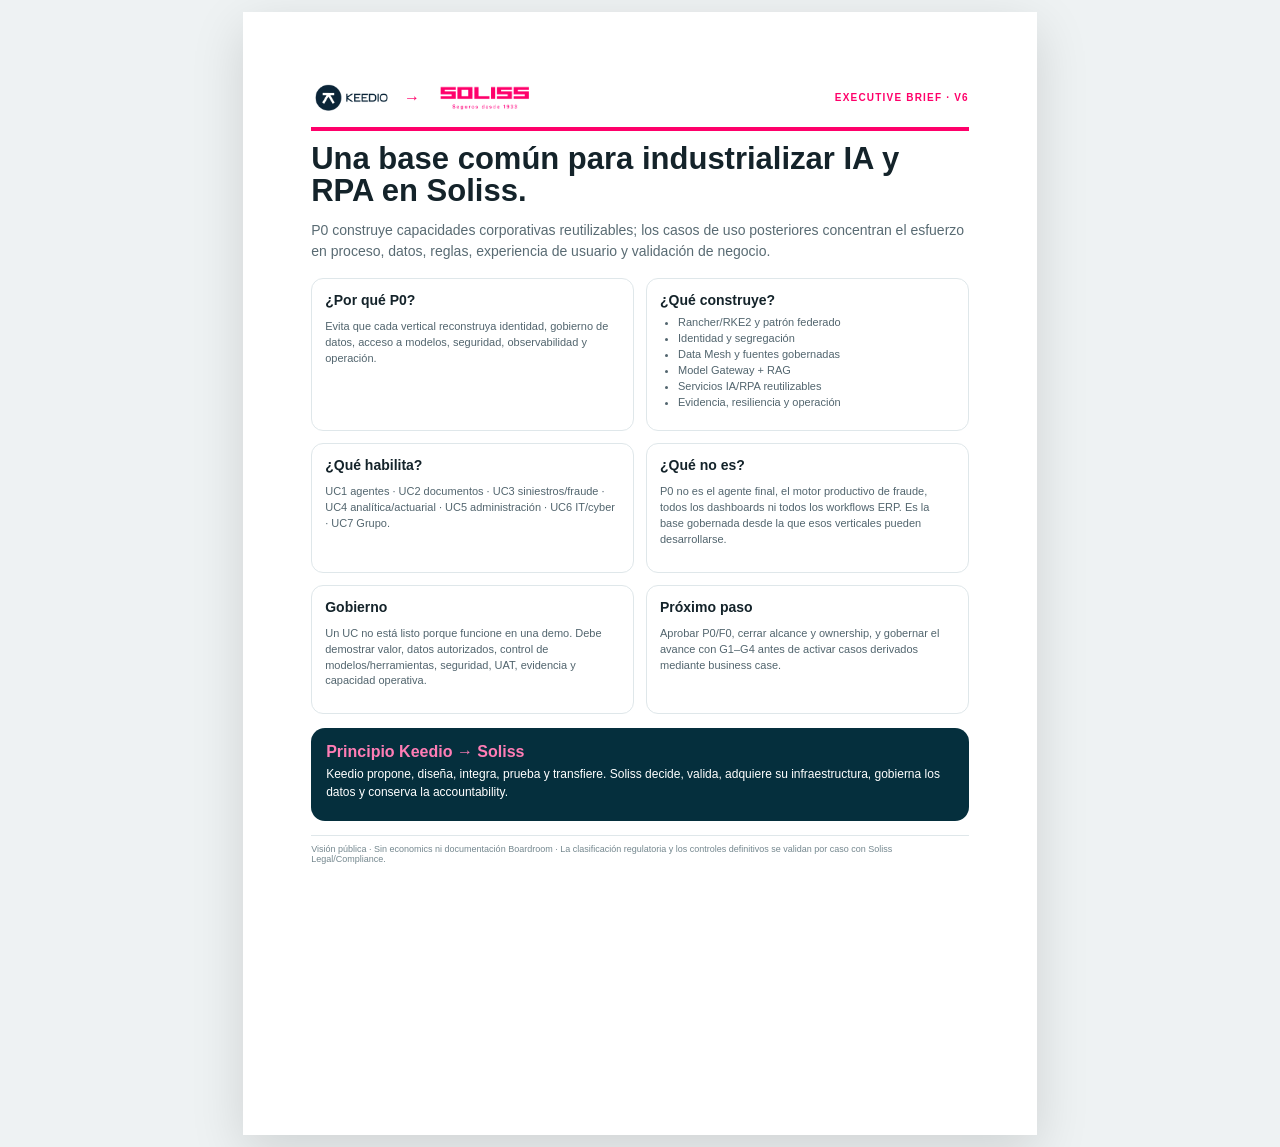
<file: public/Soliss_AI_RPA_Factory_V6_Executive_Brief.html>
<!doctype html>
<html lang="es">
<head>
<meta charset="utf-8">
<title>Soliss AI/RPA Factory · Executive Brief V6</title>
<meta name="viewport" content="width=device-width,initial-scale=1">
<style>
:root{font-family:Arial,Helvetica,sans-serif;color:#14232a}*{box-sizing:border-box}
body{margin:0;background:#eef2f3}.page{width:210mm;min-height:297mm;margin:12px auto;background:white;padding:18mm;box-shadow:0 16px 50px #0002}
header{display:flex;align-items:center;justify-content:space-between;border-bottom:4px solid #ff006a;padding-bottom:12px}
.logos{display:flex;align-items:center;gap:12px}.logos img{max-height:35px;max-width:130px}.logos b{color:#ff006a}
.kicker{font-size:10px;font-weight:800;letter-spacing:.12em;color:#ff006a}.hero h1{font-size:31px;line-height:1.02;margin:12px 0 8px}.hero p{font-size:14px;color:#596b73;line-height:1.5}
.grid{display:grid;grid-template-columns:1fr 1fr;gap:12px;margin-top:16px}.card{border:1px solid #dfe7ea;border-radius:12px;padding:13px}.card h2{font-size:14px;margin:0 0 7px}.card p,.card li{font-size:11px;line-height:1.45;color:#52656e}.card ul{padding-left:18px;margin:6px 0}
.callout{margin-top:14px;border-radius:14px;padding:15px;background:#052f3d;color:white}.callout b{color:#ff7db5}.callout p{font-size:12px;line-height:1.45;margin:5px 0}
footer{margin-top:14px;border-top:1px solid #dfe7ea;padding-top:8px;font-size:9px;color:#74878e}
@media print{body{background:white}.page{margin:0;box-shadow:none;min-height:auto;page-break-after:avoid}}
</style>
</head>
<body><main class="page">
<header><div class="logos"><img src="../assets/brand/keedio-logo.png" alt="Keedio"><b>→</b><img src="../assets/brand/soliss-logo.png" alt="Soliss"></div><span class="kicker">EXECUTIVE BRIEF · V6</span></header>
<section class="hero"><h1>Una base común para industrializar IA y RPA en Soliss.</h1><p>P0 construye capacidades corporativas reutilizables; los casos de uso posteriores concentran el esfuerzo en proceso, datos, reglas, experiencia de usuario y validación de negocio.</p></section>
<section class="grid">
<article class="card"><h2>¿Por qué P0?</h2><p>Evita que cada vertical reconstruya identidad, gobierno de datos, acceso a modelos, seguridad, observabilidad y operación.</p></article>
<article class="card"><h2>¿Qué construye?</h2><ul><li>Rancher/RKE2 y patrón federado</li><li>Identidad y segregación</li><li>Data Mesh y fuentes gobernadas</li><li>Model Gateway + RAG</li><li>Servicios IA/RPA reutilizables</li><li>Evidencia, resiliencia y operación</li></ul></article>
<article class="card"><h2>¿Qué habilita?</h2><p>UC1 agentes · UC2 documentos · UC3 siniestros/fraude · UC4 analítica/actuarial · UC5 administración · UC6 IT/cyber · UC7 Grupo.</p></article>
<article class="card"><h2>¿Qué no es?</h2><p>P0 no es el agente final, el motor productivo de fraude, todos los dashboards ni todos los workflows ERP. Es la base gobernada desde la que esos verticales pueden desarrollarse.</p></article>
<article class="card"><h2>Gobierno</h2><p>Un UC no está listo porque funcione en una demo. Debe demostrar valor, datos autorizados, control de modelos/herramientas, seguridad, UAT, evidencia y capacidad operativa.</p></article>
<article class="card"><h2>Próximo paso</h2><p>Aprobar P0/F0, cerrar alcance y ownership, y gobernar el avance con G1–G4 antes de activar casos derivados mediante business case.</p></article>
</section>
<section class="callout"><b>Principio Keedio → Soliss</b><p>Keedio propone, diseña, integra, prueba y transfiere. Soliss decide, valida, adquiere su infraestructura, gobierna los datos y conserva la accountability.</p></section>
<footer>Visión pública · Sin economics ni documentación Boardroom · La clasificación regulatoria y los controles definitivos se validan por caso con Soliss Legal/Compliance.</footer>
</main></body></html>
</file>
<file: assets/styles.css>
:root{
  --bg:#f4f7f9;--surface:#fff;--surface2:#edf3f5;--ink:#0c2834;--muted:#536771;--line:#d8e4e8;
  --navy:#052f3d;--navy2:#073e4d;--teal:#08766d;--teal2:#14b8a6;--blue:#1764d7;--purple:#6941c6;
  --magenta:#d41163;--amber:#d68a00;--green:#14804a;--red:#c83d3d;--shadow:0 22px 55px rgba(4,39,51,.09);
  --shadow-lg:0 38px 90px rgba(0,27,37,.2);--radius:22px;--max:1320px;
}
html[data-theme="dark"]{--bg:#07151c;--surface:#0c2029;--surface2:#102a34;--ink:#edf8fb;--muted:#9eb2ba;--line:#23414c;--shadow:0 22px 55px rgba(0,0,0,.28)}
*{box-sizing:border-box}html{scroll-behavior:smooth;scroll-padding-top:118px}body{margin:0;background:var(--bg);color:var(--ink);font-family:Inter,ui-sans-serif,system-ui,-apple-system,"Segoe UI",sans-serif;line-height:1.5;transition:background .2s,color .2s}button,a,input,select{font:inherit}.skip{position:fixed;left:-999px;top:10px;z-index:9999;background:#fff;color:#000;padding:10px}.skip:focus{left:10px}.shell{width:min(var(--max),calc(100% - 40px));margin:auto}.section{padding:86px 0}.soft{background:linear-gradient(180deg,var(--surface2),var(--bg))}.dark{background:linear-gradient(145deg,#042632,#063d4b);color:#fff}.topbar{position:sticky;top:0;z-index:100;background:rgba(4,38,50,.95);backdrop-filter:blur(18px);border-bottom:1px solid rgba(255,255,255,.08)}.navrow{height:72px;display:flex;align-items:center;gap:24px}.brand{display:flex;align-items:center;gap:10px;text-decoration:none;color:#fff;min-width:205px}.brand span:last-child{display:block}.brand b{font-size:.9rem;letter-spacing:.08em}.brand small{display:block;color:#8da9b3;font-size:.75rem}.keedio-mark{display:grid;place-items:center;width:42px;height:42px;border-radius:12px;background:linear-gradient(135deg,#fff,#a9d8df);color:#062f3d;font-weight:950;font-size:1.1rem;box-shadow:inset 0 0 0 1px rgba(255,255,255,.5)}nav{display:flex;gap:2px;flex:1;justify-content:center}nav a{color:#bcd0d7;text-decoration:none;padding:9px 9px;border-radius:10px;font-size:.75rem;font-weight:800}nav a:hover,nav a.active{background:rgba(255,255,255,.08);color:#fff}.actions{display:flex;gap:7px;align-items:center}.icon-btn,.chip-btn{border:1px solid rgba(255,255,255,.14);background:rgba(255,255,255,.06);color:#fff;border-radius:10px;height:38px;cursor:pointer}.icon-btn{width:38px}.chip-btn{padding:0 12px;font-size:.75rem;font-weight:800}.menu{display:none}.progress{height:2px;background:rgba(255,255,255,.04)}.progress i{display:block;height:100%;width:0;background:linear-gradient(90deg,#27d3c3,#71a8ff,#ff4d8f)}.audience-bar{position:sticky;top:74px;z-index:90;background:color-mix(in srgb,var(--surface) 95%,transparent);backdrop-filter:blur(16px);border-bottom:1px solid var(--line)}.audience-row{min-height:42px;display:flex;align-items:center;gap:6px}.audience-row>span{font-size:.75rem;text-transform:uppercase;letter-spacing:.1em;color:var(--muted);font-weight:900;margin-right:4px}.aud{border:0;background:transparent;color:var(--muted);border-radius:999px;padding:6px 10px;font-size:.75rem;font-weight:800;cursor:pointer}.aud.active{background:var(--navy);color:#fff}.audience-row em{margin-left:auto;font-style:normal;color:var(--muted);font-size:.75rem}
.hero{position:relative;overflow:hidden;min-height:690px;display:grid;align-items:center;background:radial-gradient(circle at 77% 20%,rgba(20,184,166,.18),transparent 26%),radial-gradient(circle at 18% 30%,rgba(23,100,215,.22),transparent 30%),linear-gradient(145deg,#031d28,#063d4c 58%,#052c38);color:#fff}.mesh{position:absolute;inset:0;opacity:.45;background-image:linear-gradient(rgba(255,255,255,.024) 1px,transparent 1px),linear-gradient(90deg,rgba(255,255,255,.024) 1px,transparent 1px);background-size:42px 42px;mask-image:linear-gradient(to bottom,#000,transparent)}.hero-grid{position:relative;z-index:2;display:grid;grid-template-columns:1.12fr .88fr;gap:54px;align-items:center}.overline{display:flex;gap:8px;align-items:center;flex-wrap:wrap}.overline span,.section-head span,.closing span{font-size:.75rem;text-transform:uppercase;letter-spacing:.14em;font-weight:900;color:#65e3d8}.overline b{font-size:.75rem;color:#c7dae0;border:1px solid rgba(255,255,255,.14);padding:5px 8px;border-radius:999px}.hero h1{font-size:clamp(3rem,6vw,5.45rem);line-height:.98;letter-spacing:-.055em;margin:17px 0 22px;max-width:900px}.hero h1 em{font-style:normal;color:#84e5dc}.hero-copy>p{font-size:1.05rem;color:#c5d8de;max-width:790px}.hero-ctas{display:flex;gap:10px;flex-wrap:wrap;margin:28px 0}.btn{display:inline-flex;align-items:center;justify-content:center;text-decoration:none;border:0;border-radius:12px;padding:12px 16px;font-weight:850;font-size:.76rem;cursor:pointer}.btn.primary{background:linear-gradient(135deg,#0ea496,#1764d7);color:#fff;box-shadow:0 14px 30px rgba(8,132,142,.25)}.btn.ghost{border:1px solid rgba(255,255,255,.18);background:rgba(255,255,255,.04);color:#fff}.btn.small{padding:9px 11px;background:var(--navy);color:#fff;margin-top:10px}.principle{margin-top:25px;padding-left:15px;border-left:3px solid #4ddbcc}.principle b,.principle span{display:block}.principle b{font-size:.75rem;text-transform:uppercase;letter-spacing:.08em;color:#77e4da}.principle span{font-size:.77rem;color:#9fb8c0;margin-top:4px}.hero-panel{border:1px solid rgba(255,255,255,.13);background:linear-gradient(155deg,rgba(255,255,255,.1),rgba(255,255,255,.035));border-radius:27px;padding:22px;box-shadow:var(--shadow-lg);backdrop-filter:blur(22px)}.hero-panel header{display:flex;justify-content:space-between;border-bottom:1px solid rgba(255,255,255,.09);padding-bottom:13px}.hero-panel header span{font-size:.75rem;color:#8aa4ae;text-transform:uppercase}.hero-panel header strong{font-size:.75rem}.role-grid{display:grid;grid-template-columns:1fr 1fr;gap:9px;margin:14px 0}.role-grid article{padding:14px;border-radius:15px;background:rgba(0,0,0,.17);border:1px solid rgba(255,255,255,.07)}.role-grid b{font-size:.75rem;letter-spacing:.1em}.role-grid .keedio b{color:#75e6dc}.role-grid .soliss b{color:#ff6fa2}.role-grid p{font-size:.75rem;color:#9fb6bf;margin:6px 0 0}.kpis{display:grid;grid-template-columns:1fr 1fr;gap:8px}.kpis>div{padding:12px;border-radius:14px;background:rgba(2,25,33,.35)}.kpis small,.kpis b{display:block}.kpis small{font-size:.75rem;color:#8ea9b2}.kpis b{font-size:.9rem;margin-top:3px}.fine{display:block;color:#78949e;font-size:.75rem;margin-top:10px}
.section-head{display:flex;justify-content:space-between;gap:42px;align-items:end;margin-bottom:32px}.section-head>div{max-width:800px}.section-head h2{font-size:clamp(2.05rem,4vw,3.3rem);line-height:1.05;letter-spacing:-.04em;margin:8px 0 0}.section-head>p{max-width:450px;color:var(--muted);font-size:.84rem;margin:0}.section-head.light h2{color:#fff}.section-head.light>p{color:#a6bdc5}.benchmark-grid{display:grid;grid-template-columns:repeat(6,1fr);gap:10px}.benchmark{background:var(--surface);border:1px solid var(--line);border-radius:18px;padding:17px;box-shadow:var(--shadow);min-height:176px}.benchmark strong{display:block;font-size:2rem;letter-spacing:-.05em;color:var(--teal)}.benchmark h3{font-size:.76rem;margin:7px 0}.benchmark p{font-size:.75rem;color:var(--muted)}.benchmark small{font-size:.75rem;color:#8da0a9}.context-band{margin-top:18px;display:grid;grid-template-columns:1.3fr .7fr;gap:16px;background:linear-gradient(135deg,#063847,#085c61);color:#fff;border-radius:21px;padding:20px}.context-band span{font-size:.75rem;text-transform:uppercase;letter-spacing:.1em;color:#61e2d7}.context-band b{display:block;font-size:1.25rem;margin:5px 0}.context-band p{font-size:.75rem;color:#a9c5cc}.trust-signal{display:grid;grid-template-columns:auto 1fr;gap:10px;align-items:center;border-left:1px solid rgba(255,255,255,.12);padding-left:20px}.trust-signal b{font-size:2.6rem;color:#ffba60}.trust-signal span{font-size:.75rem;color:#d6e3e6}.trust-signal small{grid-column:2;font-size:.75rem;color:#819da7}.sources{margin-top:14px;background:var(--surface);border:1px solid var(--line);border-radius:15px;padding:13px 15px}.sources summary{font-weight:800;font-size:.75rem;cursor:pointer}.source-list{display:grid;grid-template-columns:repeat(3,1fr);gap:9px;margin-top:11px}.source-link{display:block;text-decoration:none;background:var(--surface2);border-radius:12px;padding:11px;color:var(--ink)}.source-link b{display:block;font-size:.75rem}.source-link small{font-size:.75rem;color:var(--muted)}
.decision-grid{display:grid;grid-template-columns:repeat(3,1fr);gap:11px}.decision-card{border:1px solid rgba(255,255,255,.1);background:rgba(255,255,255,.045);border-radius:18px;padding:18px;position:relative;overflow:hidden}.decision-card:before{content:"";position:absolute;left:0;top:0;bottom:0;width:3px;background:#5fe0d5}.decision-top{display:flex;justify-content:space-between;gap:10px}.decision-top b{font-size:.75rem;color:#69e3d8}.decision-top span{font-size:.75rem;color:#8ca8b2}.decision-card h3{font-size:.93rem;margin:9px 0}.decision-card p{font-size:.75rem;color:#aac0c7}.decision-card dl{display:grid;grid-template-columns:60px 1fr;gap:5px 8px;border-top:1px solid rgba(255,255,255,.08);padding-top:10px;margin-top:11px}.decision-card dt{font-size:.75rem;color:#77939e}.decision-card dd{margin:0;font-size:.75rem}.decision-summary{margin-top:16px;border:1px solid rgba(90,220,208,.2);background:rgba(10,143,131,.12);border-radius:16px;padding:15px 17px}.decision-summary b{font-size:.75rem;color:#72e4da}.decision-summary p{font-size:.76rem;color:#d1e0e4;margin:4px 0}
.twin-toolbar{display:flex;justify-content:space-between;gap:16px;margin-bottom:12px}.segmented{display:flex;gap:5px;flex-wrap:wrap}.segmented button{border:1px solid var(--line);background:var(--surface);color:var(--muted);border-radius:10px;padding:8px 10px;font-size:.75rem;font-weight:800;cursor:pointer}.segmented button.active{background:var(--navy);color:#fff;border-color:var(--navy)}.twin-shell{display:grid;grid-template-columns:1fr 330px;border-radius:24px;overflow:hidden;border:1px solid var(--line);box-shadow:var(--shadow);background:var(--surface)}.architecture-map{padding:22px;display:grid;grid-template-columns:1fr 42px 1.1fr 42px 1fr;gap:9px;align-items:center;background:radial-gradient(circle at 50% 35%,rgba(20,184,166,.09),transparent 35%),var(--surface2)}.node{border:1px solid var(--line);background:var(--surface);color:var(--ink);border-radius:14px;padding:13px;min-height:68px;font-weight:800;font-size:.75rem;cursor:pointer;transition:.2s;position:relative}.node small{color:var(--muted);font-size:.75rem}.node:hover,.node.selected{transform:translateY(-2px);border-color:var(--teal2);box-shadow:0 12px 30px rgba(4,55,67,.08)}.node[data-node="users"]{grid-column:1}.node[data-node="identity"]{grid-column:2/4}.node[data-node="gateway"]{grid-column:4}.node[data-node="governance"]{grid-column:5}.node.big[data-node="management"]{grid-column:1;grid-row:2}.architecture-map>.arrow:nth-of-type(1){grid-column:2;grid-row:2}.node.big[data-node="group"]{grid-column:3;grid-row:2}.architecture-map>.arrow:nth-of-type(2){grid-column:4;grid-row:2}.node.big[data-node="infra"]{grid-column:5;grid-row:2}.node.service[data-node="ai"]{grid-column:2/4;grid-row:3}.node.service[data-node="observability"]{grid-column:4/6;grid-row:3}.node.domain[data-node="domainA"]{grid-column:1/2;grid-row:4}.node.domain[data-node="domainB"]{grid-column:2/4;grid-row:4}.node.domain[data-node="domainC"]{grid-column:4/6;grid-row:4}.node.lake{grid-column:1/6;grid-row:5;background:linear-gradient(135deg,rgba(10,143,131,.1),var(--surface));min-height:80px}.arrow{text-align:center;color:var(--teal);font-size:1.6rem}.node.focus{border-color:#7edfd6}.node.degraded{border-color:#e0a13c;background:#fff7e8}.node.blocked{border-color:#5cbf8a;background:#ecfff4}.node.attack{border-color:#e45454;background:#fff0f0}.node.degraded:after,.node.blocked:after,.node.attack:after{position:absolute;right:7px;top:7px;border-radius:999px;padding:3px 5px;font-size:.75rem;font-weight:900}.node.degraded:after{content:"DEGRADED";background:#ffe1a8;color:#8b5600}.node.blocked:after{content:"BLOCK";background:#c9f4da;color:#17643a}.node.attack:after{content:"ATTEMPT";background:#ffd1d1;color:#912d2d}.inspector{background:var(--navy);color:#fff;padding:22px}.scenario-state{padding-bottom:14px;border-bottom:1px solid rgba(255,255,255,.09);margin-bottom:14px}.scenario-state span{font-size:.75rem;text-transform:uppercase;color:#7fe3da}.scenario-state b{display:block;font-size:1rem;margin-top:4px}.node-inspect span{font-size:.75rem;color:#6fe0d6;text-transform:uppercase;letter-spacing:.1em}.node-inspect h3{font-size:1.2rem;margin:6px 0}.node-inspect p{font-size:.75rem;color:#a8c0c8}.node-inspect dl{display:grid;gap:10px}.node-inspect dt{font-size:.75rem;color:#6f8e99;text-transform:uppercase}.node-inspect dd{margin:2px 0 0;font-size:.75rem}.simulation-strip{display:grid;grid-template-columns:100px 240px 1fr 260px;gap:14px;align-items:center;margin-top:12px;background:var(--surface);border:1px solid var(--line);border-radius:16px;padding:13px 15px}.simulation-strip span{font-size:.75rem;text-transform:uppercase;color:var(--muted);font-weight:900}.simulation-strip b{font-size:.8rem}.simulation-strip p{font-size:.75rem;color:var(--muted);margin:0}.simulation-strip small{font-size:.75rem;color:var(--teal)}.figure{margin:22px 0 0;border:1px solid var(--line);background:var(--surface);border-radius:20px;padding:10px;box-shadow:var(--shadow)}.figure button{border:0;background:none;padding:0;width:100%;cursor:zoom-in}.figure img{width:100%;display:block;border-radius:13px}.figure figcaption{font-size:.75rem;color:var(--muted);padding:8px 4px 2px}
.factory-layout{display:grid;grid-template-columns:.8fr 1.2fr;gap:16px}.ranking{display:grid;gap:7px}.rank-row{display:grid;grid-template-columns:38px 1fr 54px;gap:10px;align-items:center;background:var(--surface);border:1px solid var(--line);border-radius:14px;padding:10px;cursor:pointer}.rank-row.active{border-color:var(--teal2);box-shadow:0 0 0 2px rgba(20,184,166,.08)}.rank-n{display:grid;place-items:center;width:28px;height:28px;border-radius:8px;background:var(--navy);color:#fff;font-size:.75rem;font-weight:900}.rank-row b{font-size:.75rem}.rank-row small{display:block;color:var(--muted);font-size:.75rem}.rank-score{text-align:right;font-weight:950;color:var(--teal)}.uc-editor{background:var(--surface);border:1px solid var(--line);border-radius:20px;padding:20px;box-shadow:var(--shadow)}.uc-editor header{display:flex;justify-content:space-between;gap:14px;border-bottom:1px solid var(--line);padding-bottom:12px}.uc-editor header span{font-size:.75rem;color:var(--blue);font-weight:900}.uc-editor h3{font-size:1.05rem;margin:5px 0}.uc-editor header small{max-width:230px;color:var(--muted);font-size:.75rem}.sliders{display:grid;gap:10px;margin-top:15px}.slider-row{display:grid;grid-template-columns:150px 1fr 30px;gap:10px;align-items:center}.slider-row label{font-size:.75rem;font-weight:750}.slider-row input{width:100%;accent-color:var(--teal)}.slider-row output{font-size:.75rem;font-weight:900;color:var(--teal)}.uc-notes{display:grid;grid-template-columns:1fr 1fr;gap:10px;margin-top:15px}.uc-notes div{background:var(--surface2);border-radius:12px;padding:11px}.uc-notes b{font-size:.75rem;text-transform:uppercase;color:var(--muted)}.uc-notes p{font-size:.75rem;margin:4px 0}.human-loop{margin-top:18px;text-align:center;background:linear-gradient(135deg,#063b49,#08685f);color:#fff;border-radius:20px;padding:18px}.human-loop>span{font-size:.75rem;color:#70e3d9;text-transform:uppercase}.human-loop>div{display:flex;justify-content:center;align-items:center;gap:12px;margin:10px 0}.human-loop b{padding:9px 12px;border:1px solid rgba(255,255,255,.13);border-radius:10px;background:rgba(255,255,255,.05);font-size:.75rem}.human-loop i{font-style:normal;color:#70e3d9}.human-loop p{font-size:.75rem;color:#aed0d1;margin:0}
.econ-grid{display:grid;grid-template-columns:repeat(4,1fr);gap:10px}.econ-card{background:var(--surface);border:1px solid var(--line);border-radius:18px;padding:18px;box-shadow:var(--shadow)}.econ-card span,.econ-card small,.econ-card b{display:block}.econ-card span{font-size:.75rem;text-transform:uppercase;color:var(--muted);font-weight:900}.econ-card b{font-size:1.3rem;margin:7px 0}.econ-card small{font-size:.75rem;color:var(--muted)}.econ-card.accent{background:linear-gradient(145deg,#063443,#075663);color:#fff}.econ-card.accent span,.econ-card.accent small{color:#91b1b8}.econ-card.accent b{color:#7ce5da}.scenario-lab{display:flex;justify-content:space-between;gap:20px;align-items:center;margin-top:16px;background:var(--surface);border:1px solid var(--line);border-radius:18px;padding:15px 18px}.scenario-lab h3{font-size:.78rem;margin:0 0 8px}.switch-line{display:flex;gap:9px;align-items:center;font-size:.75rem;cursor:pointer}.switch-line input{display:none}.switch-line>span{width:38px;height:21px;border-radius:999px;background:#b9c8ce;padding:3px;position:relative}.switch-line>span:after{content:"";display:block;width:15px;height:15px;border-radius:50%;background:#fff;transition:.2s}.switch-line input:checked+span{background:var(--teal)}.switch-line input:checked+span:after{transform:translateX(17px)}.phase-bars{margin-top:16px;background:var(--surface);border:1px solid var(--line);border-radius:20px;padding:18px}.phase-bars header{display:flex;justify-content:space-between;align-items:end}.phase-bars h3{margin:0;font-size:.85rem}.phase-bars header p{font-size:.75rem;color:var(--muted)}.phase-row{display:grid;grid-template-columns:48px 1fr 88px 90px;gap:10px;align-items:center;margin:9px 0}.phase-row>b{font-size:.75rem}.bar-track{height:24px;background:var(--surface2);border-radius:7px;overflow:hidden}.bar-fill{height:100%;border-radius:7px;background:linear-gradient(90deg,#1764d7,#14b8a6);display:flex;align-items:center;justify-content:flex-end;padding-right:7px;color:#fff;font-size:.75rem;font-weight:850;min-width:10px}.phase-row span,.phase-row small{font-size:.75rem;color:var(--muted)}.infra-details{margin-top:14px;background:var(--surface);border:1px solid var(--line);border-radius:17px;padding:13px 15px}.infra-details summary{font-size:.75rem;font-weight:850;cursor:pointer}.table-wrap{overflow:auto;margin-top:12px}table{width:100%;border-collapse:collapse;font-size:.75rem}th{text-align:left;padding:9px;background:var(--surface2);border-bottom:1px solid var(--line)}td{padding:9px;border-bottom:1px solid var(--line);vertical-align:top}td small{display:block;color:var(--muted);margin-top:2px}
.governance-grid{display:grid;grid-template-columns:1fr 360px;gap:16px}.cockpit-head{display:flex;justify-content:space-between;align-items:end;margin-bottom:10px}.cockpit-head h3{margin:0}.cockpit-head span{font-size:.75rem;color:#819ca5}.evidence-grid{display:grid;gap:7px}.evidence-row{display:grid;grid-template-columns:64px 1fr 170px 150px;gap:10px;align-items:center;border:1px solid rgba(255,255,255,.09);background:rgba(255,255,255,.04);border-radius:13px;padding:10px}.evidence-row>span{font-size:.75rem;color:#71e0d7}.evidence-row b{font-size:.75rem}.evidence-row small{display:block;font-size:.75rem;color:#89a6b0;margin-top:2px}.evidence-row select{width:100%;background:#0c4756;color:#fff;border:1px solid rgba(255,255,255,.1);border-radius:8px;padding:7px;font-size:.75rem}.regulatory-lens{display:grid;gap:8px}.regulatory-lens>h3{margin:0 0 2px}.reg-card{padding:14px;border-radius:14px;background:rgba(255,255,255,.05);border:1px solid rgba(255,255,255,.09)}.reg-card b{font-size:.75rem;color:#70e0d6}.reg-card p{font-size:.75rem;color:#aac0c7}.passport-area,.provenance{margin-top:18px;border:1px solid rgba(255,255,255,.09);background:rgba(255,255,255,.04);border-radius:18px;padding:17px}.passport-area header{display:flex;justify-content:space-between;gap:18px;align-items:end}.passport-area header span,.provenance header span{font-size:.75rem;color:#67ddd4;letter-spacing:.1em}.passport-area h3,.provenance h3{font-size:.84rem;margin:4px 0}.passport-card{margin-top:14px;display:grid;grid-template-columns:230px 1fr;gap:14px}.passport-summary{padding:15px;background:rgba(0,0,0,.15);border-radius:13px}.passport-summary span{font-size:.75rem;color:#6bded5}.passport-summary h4{font-size:1rem;margin:6px 0}.passport-summary p{font-size:.75rem;color:#9db7c0}.passport-fields{display:grid;grid-template-columns:repeat(3,1fr);gap:7px}.passport-field{padding:10px;border:1px solid rgba(255,255,255,.07);border-radius:11px}.passport-field small{display:block;font-size:.75rem;color:#738f99;text-transform:uppercase}.passport-field b{font-size:.75rem}.trace{display:flex;align-items:center;gap:7px;flex-wrap:wrap;margin-top:13px}.trace button{border:1px solid rgba(255,255,255,.12);background:rgba(255,255,255,.05);color:#fff;border-radius:9px;padding:8px 9px;font-size:.75rem;cursor:pointer}.trace button.active{background:#0c8e82;border-color:#3ed6c8}.trace i{font-style:normal;color:#5edfd5}.trace-detail{margin-top:12px;padding:11px;border-radius:11px;background:rgba(0,0,0,.16);font-size:.75rem;color:#aac1c8}
.gate-grid{display:grid;grid-template-columns:repeat(4,1fr);gap:10px}.gate{background:var(--surface);border:1px solid var(--line);border-radius:18px;padding:16px;box-shadow:var(--shadow)}.gate header{display:flex;justify-content:space-between}.gate header b{font-size:.75rem;color:var(--blue)}.gate header span{font-size:.75rem;color:var(--muted)}.gate h3{font-size:.82rem;margin:8px 0}.gate-status{padding:8px;border-radius:10px;background:var(--surface2);font-size:.75rem;font-weight:850;margin-bottom:10px}.gate-status.ready{background:#e5f8ee;color:#17643a}.gate-checks{display:grid;gap:6px}.gate-checks label{display:flex;gap:7px;align-items:flex-start;font-size:.75rem;color:var(--muted)}.gate-checks input{margin-top:2px;accent-color:var(--teal)}.risk-head{display:flex;justify-content:space-between;align-items:end;margin:26px 0 12px}.risk-head span{font-size:.75rem;color:var(--teal);font-weight:900}.risk-head h3{margin:3px 0}.risk-grid{display:grid;grid-template-columns:repeat(4,1fr);gap:9px}.risk{background:var(--surface);border:1px solid var(--line);border-radius:16px;padding:14px;position:relative;overflow:hidden}.risk:before{content:"";position:absolute;left:0;top:0;bottom:0;width:3px;background:#d68a00}.risk[data-severity="Alto"]:before{background:#c83d3d}.risk header{display:flex;justify-content:space-between}.risk header b{font-size:.75rem;color:var(--blue)}.risk header span{font-size:.75rem;padding:3px 6px;background:#fff1d2;color:#996000;border-radius:999px}.risk[data-severity="Alto"] header span{background:#ffe0e0;color:#992a2a}.risk h3{font-size:.75rem;margin:8px 0}.risk p{font-size:.75rem;color:var(--muted)}.risk small{font-size:.75rem;color:var(--teal)}.closing{background:linear-gradient(135deg,#eef8f7,var(--surface));}.closing-grid{display:grid;grid-template-columns:1fr auto;gap:30px;align-items:center}.closing h2{font-size:clamp(2rem,4vw,3.2rem);line-height:1.05;letter-spacing:-.04em;margin:8px 0}.closing p{font-size:.78rem;color:var(--muted);max-width:900px}footer{background:#031a23;color:#8da5ae;padding:34px 0}.footer-grid{display:grid;grid-template-columns:180px 180px 1fr;gap:20px;font-size:.75rem}.footer-grid b,.footer-grid span{display:block}.footer-grid b{color:#fff}.footer-grid p{margin:0}
.reveal{opacity:0;transform:translateY(14px);transition:opacity .5s ease,transform .5s ease}.reveal.visible{opacity:1;transform:none}.lightbox{width:min(96vw,1500px);max-height:94vh;border:0;border-radius:18px;background:#06171e;padding:10px}.lightbox::backdrop{background:rgba(0,15,20,.78);backdrop-filter:blur(7px)}.lightbox img{width:100%;max-height:88vh;object-fit:contain;border-radius:10px;display:block}.lightbox>button{position:absolute;right:14px;top:14px;width:38px;height:38px;border:0;border-radius:50%;background:rgba(0,0,0,.55);color:#fff;font-size:1.3rem}.presentation-hud{position:fixed;z-index:999;right:16px;bottom:16px;display:flex;gap:5px;align-items:center;padding:7px;background:rgba(3,26,35,.92);border:1px solid rgba(255,255,255,.12);border-radius:12px;color:#fff}.presentation-hud button{border:0;background:rgba(255,255,255,.08);color:#fff;border-radius:8px;padding:7px 9px;cursor:pointer}.presentation-hud span{font-size:.75rem;padding:0 6px}.presentation-mode .topbar,.presentation-mode .audience-bar{display:none}.presentation-mode html{scroll-padding-top:0}.presentation-mode .present-step{min-height:100vh;display:flex;align-items:center}.presentation-mode .present-step>.shell{width:min(1420px,calc(100% - 60px))}
body[data-audience="board"] [data-show]:not([data-show~="board"]),body[data-audience="tech"] [data-show]:not([data-show~="tech"]),body[data-audience="compliance"] [data-show]:not([data-show~="compliance"]){display:none!important}
@media(max-width:1120px){nav{display:none;position:absolute;top:66px;left:20px;right:20px;background:#052f3d;padding:10px;border:1px solid rgba(255,255,255,.09);border-radius:15px;flex-direction:column}nav.open{display:flex}.menu{display:block}.hero-grid,.governance-grid,.twin-shell{grid-template-columns:1fr}.benchmark-grid{grid-template-columns:repeat(3,1fr)}.decision-grid{grid-template-columns:repeat(2,1fr)}.gate-grid,.risk-grid{grid-template-columns:repeat(2,1fr)}.econ-grid{grid-template-columns:repeat(2,1fr)}.inspector{min-height:auto}.factory-layout{grid-template-columns:1fr}.passport-card{grid-template-columns:1fr}.architecture-map{min-height:520px}.audience-row em{display:none}}
@media(max-width:760px){.shell{width:min(var(--max),calc(100% - 24px))}.section{padding:62px 0}.navrow{height:64px}.chip-btn{display:none}.audience-bar{top:66px}.audience-row{overflow:auto;white-space:nowrap}.hero{min-height:auto;padding:78px 0 58px}.hero h1{font-size:clamp(2.55rem,13vw,4rem)}.hero-grid,.section-head,.context-band,.simulation-strip,.scenario-lab,.closing-grid{display:block}.section-head>p{margin-top:12px}.role-grid,.kpis,.benchmark-grid,.decision-grid,.gate-grid,.risk-grid,.econ-grid,.uc-notes,.source-list,.passport-fields{grid-template-columns:1fr}.twin-toolbar{display:block}.lenses{margin-top:8px}.architecture-map{grid-template-columns:1fr!important;display:grid;min-height:0}.architecture-map>.node,.architecture-map>.arrow{grid-column:1!important;grid-row:auto!important}.architecture-map>.arrow{transform:rotate(90deg)}.evidence-row{grid-template-columns:55px 1fr}.evidence-row select,.evidence-row>small{grid-column:2}.governance-grid{grid-template-columns:1fr}.gate-grid{gap:8px}.phase-row{grid-template-columns:42px 1fr 70px}.phase-row small{display:none}.footer-grid{grid-template-columns:1fr}.trust-signal{border-left:0;padding-left:0;margin-top:10px}.human-loop>div{flex-direction:column}.human-loop i{transform:rotate(90deg)}.presentation-mode .present-step>.shell{width:calc(100% - 24px)}}
@media(prefers-reduced-motion:reduce){html{scroll-behavior:auto}.reveal{opacity:1;transform:none;transition:none}*{animation:none!important;transition:none!important}}
@media print{.topbar,.audience-bar,.hero-ctas,.twin-toolbar,.segmented,.presentation-hud{display:none!important}.reveal{opacity:1!important;transform:none!important}.dark,.hero{background:#fff!important;color:#111!important}.section-head.light h2{color:#111!important}.present-step{display:block!important}.section{padding:30px 0}.figure{break-inside:avoid}}


/* Document Center + Committee Toolkit */
.document-section{background:linear-gradient(180deg,var(--surface2),var(--bg))}
.document-pack{display:grid;grid-template-columns:1fr auto;gap:28px;align-items:center;padding:22px;border-radius:22px;background:linear-gradient(135deg,#052f3d,#075769);color:#fff;box-shadow:var(--shadow-lg);position:relative;overflow:hidden}
.document-pack:after{content:"";position:absolute;width:220px;height:220px;border-radius:50%;right:-80px;top:-110px;background:rgba(20,184,166,.13)}
.document-pack span,.meeting-copy>span,.integrity-grid span{font-size:.75rem;letter-spacing:.12em;text-transform:uppercase;font-weight:900;color:#6fe2d8}
.document-pack h3{margin:5px 0;font-size:1.35rem}.document-pack p{margin:0;color:#abc5cc;font-size:.75rem;max-width:720px}
.pack-actions{position:relative;z-index:2;display:flex;gap:16px;align-items:center}.pack-actions>div{text-align:right}.pack-actions small,.pack-actions b{display:block}.pack-actions small{color:#87a7b0;font-size:.75rem}.pack-actions b{font-size:.75rem}
.document-toolbar{display:flex;justify-content:space-between;align-items:center;gap:14px;margin:20px 0 12px}
.document-search{display:flex;align-items:center;gap:8px;min-width:300px;flex:1;max-width:470px;border:1px solid var(--line);background:var(--surface);border-radius:12px;padding:0 11px}
.document-search span{color:var(--muted)}.document-search input{width:100%;height:40px;border:0;outline:0;background:transparent;color:var(--ink);font-size:.75rem}
.document-filters{overflow:auto;white-space:nowrap}
.document-grid{display:grid;grid-template-columns:repeat(3,1fr);gap:11px}
.document-card{background:var(--surface);border:1px solid var(--line);border-radius:18px;padding:17px;box-shadow:var(--shadow);display:flex;flex-direction:column;min-height:245px}
.document-card header{display:flex;justify-content:space-between;gap:10px;align-items:flex-start}.doc-status{font-size:.75rem;font-weight:900;letter-spacing:.06em;padding:5px 7px;border-radius:999px;background:#e6f6f3;color:#08776e}.doc-status.baseline{background:#e7efff;color:#1859b1}
.document-card h3{font-size:.86rem;margin:10px 0 5px}.document-card>p{font-size:.75rem;color:var(--muted);margin:0 0 12px}
.doc-tags{display:flex;gap:5px;flex-wrap:wrap;margin-bottom:10px}.doc-tags span{font-size:.75rem;padding:4px 6px;border-radius:999px;background:var(--surface2);color:var(--muted)}
.doc-formats{display:grid;gap:7px;margin-top:auto}.doc-format{display:grid;grid-template-columns:47px 1fr auto;align-items:center;gap:8px;padding:9px;border:1px solid var(--line);border-radius:11px;background:var(--bg)}
.doc-type{display:grid;place-items:center;height:30px;border-radius:7px;background:var(--navy);color:#fff;font-size:.75rem;font-weight:900}.doc-format small{display:block;font-size:.75rem;color:var(--muted)}.doc-format code{font-size:.75rem;color:#82949d;word-break:break-all}
.doc-actions{display:flex;gap:5px}.doc-actions a{display:grid;place-items:center;min-width:31px;height:31px;border-radius:8px;text-decoration:none;border:1px solid var(--line);background:var(--surface);color:var(--ink);font-size:.75rem;font-weight:900}.doc-actions a:hover{background:var(--navy);color:#fff}
.no-docs{grid-column:1/-1;padding:30px;text-align:center;border:1px dashed var(--line);border-radius:16px;color:var(--muted);font-size:.75rem}
.meeting-tools{display:grid;grid-template-columns:.75fr 1.25fr;gap:24px;margin-top:20px;border-radius:22px;padding:20px;background:var(--surface);border:1px solid var(--line);box-shadow:var(--shadow)}
.meeting-copy h3{font-size:1rem;margin:6px 0}.meeting-copy p{font-size:.75rem;color:var(--muted);margin:0}
.meeting-actions{display:grid;grid-template-columns:repeat(4,1fr);gap:8px}.tool-action{border:1px solid var(--line);background:var(--bg);color:var(--ink);border-radius:13px;padding:13px;text-align:left;cursor:pointer;transition:.18s}.tool-action:hover{transform:translateY(-2px);border-color:#75cfc6}.tool-action b,.tool-action small{display:block}.tool-action b{font-size:.75rem}.tool-action small{font-size:.75rem;color:var(--muted);margin-top:4px}.tool-action.danger:hover{border-color:#e4a0a0;background:#fff0f0}
.integrity-panel{margin-top:14px;background:var(--surface);border:1px solid var(--line);border-radius:16px;padding:13px 15px}.integrity-panel summary{cursor:pointer;font-size:.75rem;font-weight:850}.integrity-grid{display:grid;grid-template-columns:repeat(3,1fr);gap:9px;margin-top:12px}.integrity-grid>div{padding:13px;border-radius:13px;background:var(--bg)}.integrity-grid b{display:block;font-size:.75rem;margin:4px 0}.integrity-grid p{font-size:.75rem;color:var(--muted)}.integrity-grid a{color:var(--blue)}
@media(max-width:1120px){.document-grid{grid-template-columns:repeat(2,1fr)}.meeting-tools{grid-template-columns:1fr}.meeting-actions{grid-template-columns:repeat(2,1fr)}}
@media(max-width:760px){.document-pack,.document-toolbar{display:block}.pack-actions{display:block;margin-top:14px}.pack-actions>div{text-align:left;margin-bottom:9px}.document-search{max-width:none;min-width:0;margin-bottom:9px}.document-grid,.integrity-grid{grid-template-columns:1fr}.meeting-actions{grid-template-columns:1fr}.document-card{min-height:0}}
@media(max-width:900px) and (min-width:761px){.document-toolbar{align-items:stretch;flex-direction:column}.document-search{max-width:none;width:100%}.document-filters{align-self:flex-start;max-width:100%}}
@media print{.document-toolbar,.meeting-tools,.pack-actions .btn,.doc-actions{display:none!important}.document-grid{grid-template-columns:repeat(2,1fr)}}


/* === V4 SOLISS CORPORATE IMPACT LAYER === */
:root{--soliss:#FF006A;--soliss-dark:#C60052;--soliss-soft:#FFF0F6;--soliss-soft2:#FFE3EF;--soliss-ink:#072B3A;--soliss-night:#031F2A;--keedio:#0B2940;--pink-glow:rgba(255,0,106,.16)}
html[data-theme="light"]{--navy:var(--soliss-ink);--blue:var(--soliss);--teal:#0D958C;--surface2:#FFF7FA}
html[data-theme="dark"]{--blue:#FF4B92;--teal:#45D5C7;--surface2:#111F28}
.topbar{background:color-mix(in srgb,var(--soliss-night) 96%,transparent);border-bottom-color:rgba(255,0,106,.35)}
.progress i{background:linear-gradient(90deg,var(--soliss),#FF4B92,#68E0D5)!important}.brand-lockup{gap:10px;min-width:245px}.brand-lockup img{display:block;object-fit:contain}.brand-lockup>img:first-child{width:88px;height:34px}.brand-lockup .soliss-wordmark{width:100px;height:34px}.brand-arrow{color:#FF7BAD;font-weight:900}.brand-lockup small{color:#9eb0ba;font-size:.75rem;white-space:nowrap}.keedio-mark{display:none}
.audience-bar{border-bottom:1px solid color-mix(in srgb,var(--soliss) 22%,var(--line));background:color-mix(in srgb,var(--surface) 93%,var(--soliss-soft))}.aud.active,.segmented button.active,.chip-btn:hover{background:var(--soliss)!important;color:white!important}.audience-row em{color:var(--soliss)}
.hero{background:radial-gradient(circle at 82% 18%,rgba(255,0,106,.26),transparent 28%),radial-gradient(circle at 15% 12%,rgba(11,41,64,.5),transparent 32%),linear-gradient(145deg,#031C27 0%,#07384A 57%,#2B1230 100%)}.hero .mesh{opacity:.45}.hero h1 em{color:#FF6EAA}.hero-brand{display:flex;align-items:center;gap:13px;margin-bottom:15px}.hero-brand img{width:150px;height:auto;filter:drop-shadow(0 8px 18px rgba(255,0,106,.18))}.hero-brand span{color:#a7bdc6;font-size:.75rem;text-transform:uppercase;letter-spacing:.1em}.overline b{background:rgba(255,0,106,.18);color:#FF91BE;border:1px solid rgba(255,0,106,.34)}.btn.primary{background:linear-gradient(135deg,var(--soliss),#E40067)!important;box-shadow:0 14px 32px rgba(255,0,106,.23)!important}.principle{border-color:rgba(255,0,106,.27)!important}.role-grid .soliss{border-color:rgba(255,0,106,.35)!important;background:rgba(255,0,106,.08)!important}.role-grid .soliss b,.section-head>div>span,.soliss-dna header span,.radar header span{color:var(--soliss)!important}.econ-card.accent,.claims-number{background:linear-gradient(145deg,var(--soliss),var(--soliss-dark))!important;color:#fff}.node.focus,.node.selected{border-color:var(--soliss)!important;box-shadow:0 0 0 2px rgba(255,0,106,.12),0 14px 35px rgba(2,31,42,.12)!important}.rank-score,.decision-card .decision-top b{color:var(--soliss)!important}.bar-fill{background:linear-gradient(90deg,var(--soliss),#FF5D9F)!important}.doc-status.baseline{background:var(--soliss-soft2)!important;color:var(--soliss-dark)!important}

/* Soliss DNA */
.soliss-dna{margin-top:18px;background:linear-gradient(135deg,var(--soliss-soft),var(--surface));border:1px solid color-mix(in srgb,var(--soliss) 20%,var(--line));border-radius:22px;padding:20px;box-shadow:var(--shadow)}.soliss-dna header,.radar header,.assurance-panel header,.assurance-stack header,.pdca header,.literacy header,.gate-deliverables header,.responsibility header,.faq header{display:flex;justify-content:space-between;gap:28px;align-items:end}.soliss-dna header h3,.radar header h3{margin:4px 0;font-size:1.05rem}.soliss-dna header p,.radar header small{max-width:520px;color:var(--muted);font-size:.75rem}.dna-grid{display:grid;grid-template-columns:repeat(4,1fr);gap:8px;margin-top:15px}.dna-card{background:var(--surface);border:1px solid var(--line);border-radius:15px;padding:15px}.dna-card strong{display:block;color:var(--soliss);font-size:1.65rem}.dna-card b{display:block;font-size:.75rem}.dna-card p{font-size:.75rem;color:var(--muted)}
.radar{margin-top:18px}.radar-grid{display:grid;grid-template-columns:repeat(4,1fr);gap:9px;margin-top:12px}.radar-card{position:relative;overflow:hidden;background:var(--surface);border:1px solid var(--line);border-radius:17px;padding:16px}.radar-card:before{content:"";position:absolute;inset:0 auto 0 0;width:4px;background:var(--soliss)}.radar-card span{font-size:.75rem;color:var(--soliss);font-weight:900}.radar-card h4{font-size:.78rem;margin:7px 0}.radar-card p{font-size:.75rem;color:var(--muted)}.radar-card small{font-size:.75rem;color:#8799a2}
/* Sovereignty / KPI */
.sovereignty,.kpi-blueprint{margin-top:16px;border:1px solid var(--line);background:var(--surface);border-radius:17px;padding:13px 15px}.sovereignty summary,.kpi-blueprint summary{font-size:.75rem;font-weight:850;cursor:pointer;color:var(--soliss-ink)}.detail-note{font-size:.75rem;color:var(--muted)}.blueprint-head{display:flex;justify-content:space-between;gap:18px;align-items:center}.blueprint-head p{font-size:.75rem;color:var(--muted)}.kpi-grid{display:grid;grid-template-columns:repeat(2,1fr);gap:8px;margin-top:10px}.kpi-card{border:1px solid var(--line);border-radius:14px;padding:13px;background:var(--bg)}.kpi-card header{display:flex;justify-content:space-between}.kpi-card header span{font-size:.75rem;color:var(--soliss);font-weight:900}.kpi-card h4{font-size:.75rem;margin:3px 0 8px}.kpi-tags{display:flex;flex-wrap:wrap;gap:5px}.kpi-tags span{background:var(--surface);border:1px solid var(--line);border-radius:999px;padding:5px 7px;font-size:.75rem}.kpi-card small{display:block;margin-top:9px;color:var(--muted);font-size:.75rem}
/* Assurance */
.assurance{background:linear-gradient(180deg,var(--soliss-soft),var(--bg) 38%)}html[data-theme="dark"] .assurance{background:linear-gradient(180deg,#26131d,var(--bg) 38%)}.assurance-hero{display:grid;grid-template-columns:1fr repeat(3,120px);gap:8px;padding:18px;border-radius:20px;background:linear-gradient(125deg,var(--soliss-ink),#073E50 65%,#5A0B31);color:#fff;box-shadow:var(--shadow-lg)}.assurance-hero>div:first-child{padding-right:15px}.assurance-hero span{font-size:.75rem;color:#FF8DBB;font-weight:900;letter-spacing:.08em}.assurance-hero h3{margin:5px 0}.assurance-hero p{font-size:.75rem;color:#bcd0d7}.assurance-hero>div:not(:first-child){display:grid;place-items:center;text-align:center;background:rgba(255,255,255,.06);border:1px solid rgba(255,255,255,.1);border-radius:13px;padding:10px}.assurance-hero b{font-size:1.1rem;color:#FF73AC}.assurance-hero small{font-size:.75rem;color:#bdcbd1}.timeline-card,.assurance-panel,.assurance-stack,.pdca,.literacy,.claims-focus,.agentic-gate{margin-top:14px;background:var(--surface);border:1px solid var(--line);border-radius:19px;padding:17px;box-shadow:var(--shadow)}.timeline-card header span,.assurance-panel header span,.assurance-stack header span,.pdca header span,.literacy header span,.gate-deliverables header span,.responsibility header span,.faq header span{font-size:.75rem;color:var(--soliss);font-weight:900;letter-spacing:.08em}.timeline-card h3,.assurance-panel h3,.assurance-stack h3,.pdca h3,.literacy h3,.gate-deliverables h3,.responsibility h3,.faq h3{font-size:.9rem;margin:4px 0}.timeline-card header small,.pdca header small,.literacy header small{font-size:.75rem;color:var(--muted)}.ai-timeline{display:grid;grid-template-columns:repeat(5,1fr);gap:8px;margin-top:13px}.timeline-event{border-top:3px solid var(--soliss);padding:10px 8px;background:var(--bg);border-radius:0 0 12px 12px}.timeline-event span{font-size:.75rem;color:var(--soliss);font-weight:900}.timeline-event b{display:block;font-size:.75rem;margin:4px 0}.timeline-event p{font-size:.75rem;color:var(--muted)}.assurance-columns{display:grid;grid-template-columns:1.15fr .85fr;gap:12px}.pillar-grid{display:grid;grid-template-columns:repeat(2,1fr);gap:7px;margin-top:12px}.pillar{border:1px solid var(--line);border-radius:13px;padding:12px;background:var(--bg)}.pillar b{font-size:.75rem}.pillar p{font-size:.75rem;color:var(--muted)}.pillar small{display:block;color:var(--soliss);font-size:.75rem}.dora-board{display:grid;gap:7px;margin-top:12px}.dora-item{display:grid;grid-template-columns:30px 1fr;gap:8px;align-items:start;padding:10px;border:1px solid var(--line);border-radius:12px;background:var(--bg)}.dora-item>span{display:grid;place-items:center;width:26px;height:26px;border-radius:8px;background:var(--soliss-soft2);color:var(--soliss-dark);font-weight:900;font-size:.75rem}.dora-item b{font-size:.75rem}.dora-item p{font-size:.75rem;color:var(--muted);margin:2px 0}.claims-focus{display:grid;grid-template-columns:100px 1fr .8fr;gap:16px;align-items:center}.claims-number{display:grid;place-items:center;height:86px;border-radius:18px;font-size:1.8rem;font-weight:900}.claims-focus span{font-size:.75rem;color:var(--soliss);font-weight:900}.claims-focus h3{font-size:.88rem;margin:4px 0}.claims-focus p{font-size:.75rem;color:var(--muted)}.claims-rule{border-left:1px solid var(--line);padding-left:16px}.claims-rule b{font-size:.75rem}.stack-grid{display:grid;grid-template-columns:repeat(3,1fr);gap:8px;margin-top:12px}.stack-card{border:1px solid var(--line);border-radius:13px;padding:12px;background:var(--bg)}.stack-card span{font-size:.75rem;color:var(--soliss);font-weight:900}.stack-card h4{font-size:.75rem;margin:4px 0}.stack-card p{font-size:.75rem;color:var(--muted)}.pdca-literacy{display:grid;grid-template-columns:1fr 1fr;gap:12px}.pdca-grid{display:grid;grid-template-columns:repeat(2,1fr);gap:7px;margin-top:12px}.pdca-step{border-radius:13px;padding:12px;background:var(--bg);border:1px solid var(--line)}.pdca-step span{font-size:.75rem;color:var(--soliss);font-weight:900}.pdca-step b{display:block;font-size:.75rem;margin:4px 0}.pdca-step p{font-size:.75rem;color:var(--muted)}.literacy-grid{display:grid;grid-template-columns:1fr 1fr;gap:7px;margin-top:12px}.literacy-card{border:1px solid var(--line);border-radius:13px;padding:11px;background:var(--bg)}.literacy-card h4{font-size:.75rem;margin:0 0 5px}.literacy-topic{display:flex;align-items:center;gap:6px;font-size:.75rem;color:var(--muted);margin:4px 0}.literacy-topic input{accent-color:var(--soliss)}.agentic-gate summary{cursor:pointer;font-size:.75rem;font-weight:850}.agentic-copy{display:flex;justify-content:space-between;gap:20px;align-items:end}.agentic-copy p{font-size:.75rem;color:var(--muted)}.agentic-copy span{font-size:.75rem;color:var(--soliss)}.agentic-grid{display:grid;grid-template-columns:repeat(3,1fr);gap:7px;margin-top:10px}.agentic-rule{border:1px solid var(--line);border-radius:12px;padding:11px;background:var(--bg)}.agentic-rule b{font-size:.75rem}.agentic-rule p{font-size:.75rem;color:var(--muted)}
/* Delivery expansion */
.delivery-expansion{display:grid;grid-template-columns:.85fr 1.15fr;gap:12px;margin-bottom:18px}.gate-deliverables,.responsibility{background:var(--surface);border:1px solid var(--line);border-radius:18px;padding:16px;box-shadow:var(--shadow)}.gate-deliverable-grid{display:grid;grid-template-columns:1fr 1fr;gap:7px;margin-top:11px}.gate-delivery{background:var(--bg);border:1px solid var(--line);border-radius:12px;padding:11px}.gate-delivery>span{font-size:.75rem;color:var(--soliss);font-weight:900}.gate-delivery h4{font-size:.75rem;margin:3px 0 5px}.gate-delivery ul{padding-left:15px;margin:0}.gate-delivery li{font-size:.75rem;color:var(--muted);margin:3px 0}.responsibility header{display:block}.responsibility header p{font-size:.75rem;color:var(--muted)}#responsibilityTable{min-width:850px}#responsibilityTable td:not(:first-child),#responsibilityTable th:not(:first-child){text-align:center}.raci{display:inline-grid;place-items:center;min-width:24px;height:23px;padding:0 4px;border-radius:7px;background:var(--soliss-soft2);color:var(--soliss-dark);font-size:.75rem;font-weight:900}.faq{margin:18px 0}.faq header{align-items:center}.faq-search{display:flex;align-items:center;gap:8px}.faq-search input{height:36px;min-width:250px;border:1px solid var(--line);background:var(--surface);color:var(--ink);border-radius:10px;padding:0 10px;font-size:.75rem}.faq-search span{font-size:.75rem;color:var(--muted)}.faq-grid{display:grid;grid-template-columns:repeat(2,1fr);gap:7px;margin-top:10px}.faq-item{border:1px solid var(--line);border-radius:13px;background:var(--surface);overflow:hidden}.faq-item summary{cursor:pointer;padding:12px;font-size:.75rem;font-weight:800}.faq-item div{padding:0 12px 12px}.faq-item p{font-size:.75rem;color:var(--muted)}.faq-item a{font-size:.75rem;color:var(--soliss);font-weight:800;text-decoration:none}.changelog{margin-top:14px;background:var(--surface);border:1px solid var(--line);border-radius:16px;padding:13px 15px}.changelog summary{cursor:pointer;font-size:.75rem;font-weight:850}.changelog-grid{display:grid;grid-template-columns:repeat(4,1fr);gap:7px;margin-top:10px}.change-version{background:var(--bg);border-radius:12px;padding:11px;border:1px solid var(--line)}.change-version header{display:flex;justify-content:space-between}.change-version b{color:var(--soliss);font-size:.75rem}.change-version span{font-size:.75rem;color:var(--muted)}.change-version ul{padding-left:14px}.change-version li{font-size:.75rem;color:var(--muted);margin:3px 0}
/* Corporate micro-interactions */
a:focus-visible,button:focus-visible,input:focus-visible,select:focus-visible,summary:focus-visible{outline:3px solid color-mix(in srgb,var(--soliss) 55%,white);outline-offset:2px}.benchmark:hover,.decision-card:hover,.econ-card:hover,.document-card:hover,.radar-card:hover,.dna-card:hover{transform:translateY(-3px);border-color:color-mix(in srgb,var(--soliss) 30%,var(--line));transition:.18s}
@media(max-width:1100px){.radar-grid,.dna-grid{grid-template-columns:repeat(2,1fr)}.assurance-columns,.pdca-literacy,.delivery-expansion{grid-template-columns:1fr}.stack-grid{grid-template-columns:repeat(2,1fr)}.ai-timeline{grid-template-columns:repeat(3,1fr)}.claims-focus{grid-template-columns:90px 1fr}.claims-rule{grid-column:1/-1;border-left:0;border-top:1px solid var(--line);padding:12px 0 0}.changelog-grid{grid-template-columns:repeat(2,1fr)}}
@media(max-width:760px){.brand-lockup .brand-arrow,.brand-lockup small{display:none}.brand-lockup>img:first-child{width:72px}.brand-lockup .soliss-wordmark{width:82px}.dna-grid,.radar-grid,.kpi-grid,.pillar-grid,.stack-grid,.pdca-grid,.literacy-grid,.agentic-grid,.gate-deliverable-grid,.faq-grid,.changelog-grid{grid-template-columns:1fr}.assurance-hero{grid-template-columns:1fr 1fr}.assurance-hero>div:first-child{grid-column:1/-1}.ai-timeline{grid-template-columns:1fr}.soliss-dna header,.radar header,.assurance-panel header,.assurance-stack header,.pdca header,.literacy header,.gate-deliverables header,.responsibility header,.faq header,.blueprint-head,.agentic-copy{display:block}.faq-search{margin-top:10px}.faq-search input{min-width:0;width:100%}}


/* V4.1 · P0 / Use Case pedagogical explainer */
.explain-toolbar{display:flex;justify-content:space-between;gap:18px;align-items:center;margin-bottom:14px}.explain-toolbar>span{font-size:.75rem;color:var(--muted);max-width:580px;text-align:right}
.p0-hero-explain{display:grid;grid-template-columns:1.45fr .55fr;gap:12px;padding:25px;border-radius:24px;background:linear-gradient(135deg,#071f2a,#0a3d4a 58%,#54112e);color:#fff;box-shadow:var(--shadow-lg);position:relative;overflow:hidden}.p0-hero-explain:after{content:'P0';position:absolute;right:-10px;bottom:-65px;font-size:11rem;line-height:1;font-weight:950;color:rgba(255,255,255,.035);letter-spacing:-.08em}.p0-hero-explain>div,.p0-hero-explain aside{position:relative;z-index:1}.p0-hero-explain span{font-size:.75rem;letter-spacing:.13em;color:#ff7eb5;font-weight:900}.p0-hero-explain h3{font-size:clamp(1.5rem,3vw,2.35rem);line-height:1.06;margin:8px 0}.p0-hero-explain p{font-size:.75rem;color:#c0d1d7;max-width:850px}.p0-hero-explain blockquote{margin:16px 0 0;padding:13px 15px;border-left:3px solid var(--soliss);background:rgba(255,255,255,.06);border-radius:0 12px 12px 0;font-size:.75rem;color:#fff}.p0-hero-explain aside{align-self:stretch;padding:18px;border:1px solid rgba(255,255,255,.12);border-radius:17px;background:rgba(255,255,255,.055)}.p0-hero-explain aside>b{display:block;color:#ff80b6;font-size:.75rem;text-transform:uppercase;letter-spacing:.08em}.p0-hero-explain aside p{font-size:.75rem}.p0-hero-explain aside small{font-size:.75rem;color:#8facb6}
.p0-block-grid{display:grid;grid-template-columns:repeat(4,1fr);gap:9px;margin-top:14px}.p0-block{background:var(--surface);border:1px solid var(--line);border-radius:16px;padding:15px;min-height:142px;position:relative;overflow:hidden}.p0-block:before{content:'';position:absolute;left:0;top:0;bottom:0;width:3px;background:linear-gradient(var(--soliss),#ff8fbe)}.p0-block h3{font-size:.76rem;margin:0 0 6px}.p0-block p{font-size:.75rem;color:var(--muted);margin:0}.p0-block small{display:block;margin-top:10px;font-size:.75rem;color:var(--soliss);font-weight:800}
.p0-flow-card{margin-top:14px;padding:19px;border-radius:20px;background:var(--surface);border:1px solid var(--line);box-shadow:var(--shadow)}.p0-flow-card header{display:flex;justify-content:space-between;gap:20px;align-items:end;margin-bottom:15px}.p0-flow-card header span{font-size:.75rem;color:var(--soliss);font-weight:900;letter-spacing:.1em}.p0-flow-card h3{font-size:1rem;margin:3px 0}.p0-flow-card header p{font-size:.75rem;color:var(--muted);max-width:460px;margin:0}.p0-flow{display:grid;grid-template-columns:repeat(7,1fr);gap:6px}.p0-step{position:relative;border:1px solid var(--line);background:var(--bg);border-radius:14px;padding:12px;min-height:130px}.p0-step:not(:last-child):after{content:'→';position:absolute;right:-10px;top:50%;transform:translateY(-50%);z-index:2;display:grid;place-items:center;width:20px;height:20px;border-radius:50%;background:var(--surface);color:var(--soliss);font-weight:900}.p0-step>span{font-size:.75rem;color:var(--soliss);font-weight:900}.p0-step b{display:block;font-size:.75rem;margin:6px 0}.p0-step p{font-size:.75rem;color:var(--muted);margin:0}
.p0-boundaries{display:grid;grid-template-columns:.8fr 1.2fr;gap:24px;align-items:start;margin-top:14px;padding:19px;border-radius:18px;background:#fff5f8;border:1px solid #ffd1e4;color:#411121}.p0-boundaries span{font-size:.75rem;color:#cf075a;font-weight:900;letter-spacing:.1em}.p0-boundaries h3{font-size:.95rem;margin:6px 0}.p0-boundaries ul{margin:0;padding-left:18px}.p0-boundaries li{font-size:.75rem;margin:5px 0}.p0-glossary{margin-top:12px;background:var(--surface);border:1px solid var(--line);border-radius:16px;padding:13px 15px}.p0-glossary summary,.advanced-priority summary{cursor:pointer;font-size:.75rem;font-weight:850}.glossary-grid{display:grid;grid-template-columns:repeat(3,1fr);gap:8px;margin-top:12px}.glossary-item{padding:13px;border-radius:13px;background:var(--bg);border:1px solid var(--line)}.glossary-item b{font-size:.75rem}.glossary-item p{font-size:.75rem;color:var(--muted);margin:5px 0 0}
.uc-explorer{margin-top:22px}.uc-explorer>header{display:flex;justify-content:space-between;gap:24px;align-items:end}.uc-explorer>header span{font-size:.75rem;color:var(--soliss);font-weight:900;letter-spacing:.1em}.uc-explorer>header h3{font-size:1.12rem;margin:4px 0}.uc-explorer>header p{font-size:.75rem;color:var(--muted);max-width:470px}.uc-simple-tabs{display:grid;grid-template-columns:repeat(7,1fr);gap:6px;margin:12px 0}.uc-simple-tab{border:1px solid var(--line);background:var(--surface);color:var(--ink);border-radius:12px;padding:10px 8px;cursor:pointer;text-align:left}.uc-simple-tab b{display:block;color:var(--soliss);font-size:.75rem}.uc-simple-tab span{display:block;font-size:.75rem;line-height:1.2;margin-top:3px}.uc-simple-tab.active{border-color:var(--soliss);box-shadow:0 0 0 2px color-mix(in srgb,var(--soliss) 12%,transparent);background:color-mix(in srgb,var(--soliss) 5%,var(--surface))}.uc-simple-detail{background:var(--surface);border:1px solid var(--line);border-radius:21px;padding:20px;box-shadow:var(--shadow)}.uc-simple-detail header{display:flex;justify-content:space-between;gap:20px;align-items:start;padding-bottom:14px;border-bottom:1px solid var(--line)}.uc-simple-detail header span{font-size:.75rem;color:var(--soliss);font-weight:900}.uc-simple-detail h3{font-size:1.3rem;margin:5px 0}.uc-simple-detail .one-line{font-size:.75rem;color:var(--muted);max-width:850px}.uc-detail-grid{display:grid;grid-template-columns:repeat(3,1fr);gap:8px;margin-top:13px}.uc-detail-box{border:1px solid var(--line);border-radius:13px;padding:13px;background:var(--bg)}.uc-detail-box b{display:block;font-size:.75rem;text-transform:uppercase;letter-spacing:.05em;color:var(--soliss)}.uc-detail-box p{font-size:.75rem;color:var(--muted);margin:5px 0 0}.uc-detail-box.example{background:linear-gradient(135deg,#fff7fa,#fff);border-color:#ffd4e5}.uc-detail-box.boundary{background:#fff8ed;border-color:#f6dfb9}.uc-role-line{display:flex;gap:8px;align-items:flex-start;margin-top:12px;padding:12px;border-radius:12px;background:linear-gradient(90deg,#081f29,#0a3b47);color:#fff}.uc-role-line b{font-size:.75rem;color:#ff8bbb;white-space:nowrap}.uc-role-line p{font-size:.75rem;color:#c6d6dc;margin:0}
.advanced-priority{margin-top:15px;background:var(--surface);border:1px solid var(--line);border-radius:17px;padding:13px 15px}.advanced-intro{font-size:.75rem;color:var(--muted);margin:12px 0}.advanced-priority .factory-layout{margin-top:8px}
@media(max-width:1100px){.p0-block-grid{grid-template-columns:repeat(2,1fr)}.p0-flow{grid-template-columns:repeat(4,1fr)}.p0-step:after{display:none!important}.uc-simple-tabs{grid-template-columns:repeat(4,1fr)}.uc-detail-grid{grid-template-columns:repeat(2,1fr)}}
@media(max-width:760px){.explain-toolbar,.p0-flow-card header,.uc-explorer>header{display:block}.explain-toolbar>span{display:block;text-align:left;margin-top:8px}.p0-hero-explain,.p0-boundaries{grid-template-columns:1fr}.p0-block-grid,.p0-flow,.glossary-grid,.uc-detail-grid{grid-template-columns:1fr}.uc-simple-tabs{grid-template-columns:1fr 1fr}.p0-step{min-height:0}}
@media print{.explain-toolbar,.uc-simple-tabs,.advanced-priority{display:none!important}.p0-hero-explain{background:#fff!important;color:#111!important}.p0-hero-explain p,.p0-hero-explain aside small{color:#555!important}}


/* V4.2 · Visual User Story Lab */
.story-lab{margin-top:26px;border:1px solid var(--line);border-radius:24px;background:var(--surface);padding:22px;box-shadow:var(--shadow);position:relative;overflow:hidden}.story-lab:before{content:"";position:absolute;inset:0 0 auto;height:4px;background:linear-gradient(90deg,var(--magenta),#ff6aa7,#087f74)}
.story-lab-head{display:flex;justify-content:space-between;align-items:flex-start;gap:24px}.story-lab-head>div{max-width:820px}.story-lab-head span,.story-foundation header span,.story-boundary span,.story-outcome span{font-size:.75rem;letter-spacing:.1em;text-transform:uppercase;font-weight:900;color:var(--magenta)}.story-lab-head h3{font-size:1.35rem;margin:5px 0}.story-lab-head p{font-size:.75rem;color:var(--muted);margin:0}
.story-tabs{display:grid;grid-template-columns:repeat(3,1fr);gap:8px;margin:18px 0}.story-tab{border:1px solid var(--line);background:var(--bg);color:var(--ink);border-radius:14px;padding:12px;text-align:left;cursor:pointer;transition:.18s}.story-tab:hover{transform:translateY(-2px);border-color:#ef8bb7}.story-tab.active{background:linear-gradient(135deg,#fff0f6,#fff);border-color:#ff79b2;box-shadow:0 10px 28px rgba(255,0,106,.08)}html[data-theme="dark"] .story-tab.active{background:linear-gradient(135deg,rgba(255,0,106,.16),var(--surface))}.story-tab b{display:block;font-size:.75rem}.story-tab small{display:block;font-size:.75rem;color:var(--muted);margin-top:3px}
.story-canvas{border-top:1px solid var(--line);padding-top:18px}.story-overview{display:grid;grid-template-columns:1.25fr .75fr;gap:18px}.story-overview h3{font-size:1.25rem;margin:7px 0}.story-overview>div>p{font-size:.75rem;color:var(--muted)}.story-uc-badge{display:inline-flex;background:#fff0f6;color:#c80056;border:1px solid #ffc3dc;border-radius:999px;padding:5px 8px;font-size:.75rem;font-weight:900}.story-outcome{border-radius:15px;padding:14px;background:linear-gradient(135deg,var(--navy),#075366);color:#fff}.story-outcome span{color:#ff9bc5}.story-outcome p{font-size:.75rem;color:#d6e6eb;margin:6px 0 0}
.story-actors{display:flex;gap:6px;flex-wrap:wrap;margin:14px 0}.story-actor{font-size:.75rem;padding:6px 8px;border:1px solid var(--line);background:var(--bg);border-radius:999px;color:var(--muted)}.story-actor:before{content:"●";color:var(--magenta);margin-right:5px}.story-progress{height:4px;background:var(--surface2);border-radius:999px;overflow:hidden;margin-bottom:14px}.story-progress i{display:block;height:100%;background:linear-gradient(90deg,var(--magenta),#ff7fb7);transition:width .3s}
.story-workspace{display:grid;grid-template-columns:minmax(0,1.35fr) minmax(290px,.65fr);gap:14px}.story-steps{display:grid;grid-template-columns:repeat(7,1fr);gap:6px}.story-step{border:1px solid var(--line);background:var(--bg);color:var(--ink);border-radius:13px;padding:10px 8px;text-align:left;min-height:116px;cursor:pointer;transition:.18s}.story-step:hover{transform:translateY(-2px)}.story-step.active{border-color:#ff5fa2;box-shadow:0 10px 22px rgba(255,0,106,.09);background:#fff6fa}html[data-theme="dark"] .story-step.active{background:rgba(255,0,106,.11)}
.story-step .step-num{display:grid;place-items:center;width:25px;height:25px;border-radius:8px;background:var(--navy);color:#fff;font-size:.75rem;font-weight:900}.story-step[data-kind="p0"] .step-num{background:#087f74}.story-step[data-kind="uc"] .step-num{background:var(--magenta)}.story-step[data-kind="human"] .step-num{background:#d78500}.story-step[data-kind="evidence"] .step-num{background:#6034a5}.story-step b{display:block;font-size:.75rem;line-height:1.25;margin-top:9px}.story-step small{display:block;font-size:.75rem;color:var(--muted);margin-top:5px}
.story-nav{display:flex;justify-content:space-between;align-items:center;margin-top:9px}.story-nav button{border:1px solid var(--line);background:var(--surface);color:var(--ink);border-radius:9px;padding:7px 9px;cursor:pointer;font-size:.75rem;font-weight:800}.story-nav button:disabled{opacity:.4}.story-nav span{font-size:.75rem;color:var(--muted)}
.story-inspector{border-radius:16px;background:linear-gradient(150deg,#052d3a,#074a59);color:#fff;padding:17px;min-height:235px}.story-inspector .kind{display:inline-flex;padding:4px 6px;border-radius:999px;background:rgba(255,255,255,.08);font-size:.75rem;color:#8ee8df;font-weight:900;text-transform:uppercase}.story-inspector h4{font-size:1rem;margin:8px 0}.story-inspector>.who{font-size:.75rem;color:#ff9bc5;font-weight:850}.story-inspector>.desc{font-size:.75rem;color:#d0e0e5}.story-inspector-grid{display:grid;grid-template-columns:1fr 1fr;gap:6px;margin-top:11px}.story-inspector-grid div{background:rgba(0,0,0,.14);border:1px solid rgba(255,255,255,.07);border-radius:10px;padding:9px}.story-inspector-grid span{display:block;font-size:.75rem;color:#7fa3ad;text-transform:uppercase}.story-inspector-grid p{font-size:.75rem;color:#d3e2e6;margin:4px 0 0}
.story-foundation{margin-top:14px;border:1px solid var(--line);border-radius:15px;padding:13px;background:var(--bg)}.story-foundation header{display:flex;justify-content:space-between;gap:15px;align-items:center}.story-foundation header p{margin:0;font-size:.75rem;color:var(--muted)}.story-reuse-chips{display:flex;flex-wrap:wrap;gap:6px;margin-top:9px}.story-reuse-chip{padding:6px 8px;border-radius:999px;background:#eaf8f5;border:1px solid #c4e8e1;color:#067167;font-size:.75rem;font-weight:850}
.story-boundary-grid{display:grid;grid-template-columns:1fr 38px 1fr 38px 1fr;gap:7px;margin-top:14px}.story-boundary{border-radius:14px;padding:13px;border:1px solid var(--line)}.story-boundary.p0{background:#effaf8}.story-boundary.uc{background:#fff1f7}.story-boundary.human{background:#fff8e8}.story-boundary p{font-size:.75rem;color:var(--muted);margin:6px 0 0}.story-boundary-arrow{display:grid;place-items:center;color:var(--magenta);font-size:1.4rem}
.story-comparison{margin-top:15px;border:1px solid var(--line);border-radius:15px;padding:12px 14px}.story-comparison summary{cursor:pointer;font-size:.75rem;font-weight:850}.story-comparison-intro{display:flex;justify-content:space-between;gap:20px;align-items:center;margin:10px 0}.story-comparison-intro p{font-size:.75rem;color:var(--muted)}.story-comparison-intro span{font-size:.75rem;color:var(--magenta);font-weight:850}.reuse-yes{display:inline-grid;place-items:center;width:24px;height:24px;border-radius:50%;background:#dff5ef;color:#057164;font-weight:900}.reuse-vertical{display:inline-block;padding:4px 7px;border-radius:999px;background:#fff0f6;color:#c80056;font-size:.75rem;font-weight:900}.reuse-why{font-size:.75rem;color:var(--muted)}
@media(max-width:1100px){.story-workspace{grid-template-columns:1fr}.story-steps{grid-template-columns:repeat(4,1fr)}.story-boundary-grid{grid-template-columns:1fr}.story-boundary-arrow{transform:rotate(90deg);height:26px}.story-overview{grid-template-columns:1fr}}
@media(max-width:760px){.story-lab{padding:15px}.story-lab-head{display:block}.story-tabs{grid-template-columns:1fr}.story-steps{grid-template-columns:repeat(2,1fr)}.story-inspector-grid{grid-template-columns:1fr}.story-foundation header,.story-comparison-intro{display:block}}


/* V4.3 · Factory Effect + UC Onboarding */
.factory-effect,.onboarding-lab{margin-top:26px;border:1px solid var(--line);border-radius:24px;padding:22px;background:var(--surface);box-shadow:var(--shadow)}
.factory-effect{background:linear-gradient(180deg,var(--surface),color-mix(in srgb,var(--surface2) 40%,var(--surface)))}
.factory-effect-head,.onboarding-head{display:flex;justify-content:space-between;gap:24px;align-items:flex-start}.factory-effect-head>div:first-child,.onboarding-head>div{max-width:850px}
.factory-effect-head>div>span,.onboarding-head span,.effect-box>span,.onboarding-rule>span,.effect-case-summary>div>span,.effect-reuse-score>span,.before-after-labels span{font-size:.75rem;letter-spacing:.11em;text-transform:uppercase;font-weight:900;color:var(--magenta)}
.factory-effect-head h3,.onboarding-head h3{font-size:1.4rem;margin:5px 0}.factory-effect-head p,.onboarding-head p{font-size:.75rem;color:var(--muted);margin:0}
.factory-effect-legend{min-width:190px;border:1px solid var(--line);background:var(--bg);border-radius:13px;padding:11px}.factory-effect-legend i{display:inline-block;width:8px;height:8px;border-radius:50%;background:var(--magenta);margin-right:5px}.factory-effect-legend b,.factory-effect-legend small{display:block;font-size:.75rem}.factory-effect-legend small{color:var(--muted);margin-top:2px}
.effect-case-tabs{display:grid;grid-template-columns:repeat(4,1fr);gap:7px;margin:17px 0}.effect-case-tab{border:1px solid var(--line);background:var(--bg);color:var(--ink);border-radius:12px;padding:10px;text-align:left;cursor:pointer}.effect-case-tab.active{border-color:#ff77b0;background:#fff1f7}html[data-theme="dark"] .effect-case-tab.active{background:rgba(255,0,106,.11)}.effect-case-tab b{display:block;font-size:.75rem}.effect-case-tab small{font-size:.75rem;color:var(--muted)}
.effect-case-summary{display:grid;grid-template-columns:1fr 260px;gap:12px;align-items:stretch;margin-bottom:12px}.effect-case-summary>div{border:1px solid var(--line);border-radius:14px;padding:13px;background:var(--bg)}.effect-case-summary h4{font-size:.93rem;margin:5px 0}.effect-case-summary p{font-size:.75rem;color:var(--muted);margin:0}.effect-reuse-score b{display:block;font-size:1.65rem;color:var(--magenta);margin:3px 0}.effect-reuse-score small{display:block;font-size:.75rem;color:var(--muted)}
.before-after-labels{display:grid;grid-template-columns:1fr 1fr;gap:9px;margin-top:14px}.before-after-labels>div{padding:10px 13px;border-radius:12px}.before-after-labels .before{background:#fff5ea;border:1px solid #f2d5ae}.before-after-labels .after{background:#eaf8f5;border:1px solid #bee4db}.before-after-labels b{display:block;font-size:.75rem;margin-top:3px}.before-after-labels .before span{color:#b46900}.before-after-labels .after span{color:#087568}
.effect-stages{display:grid;gap:7px;margin-top:8px}.effect-stage{display:grid;grid-template-columns:150px 1fr 38px 1fr;gap:8px;align-items:stretch}.effect-stage-title{display:flex;align-items:center;font-size:.75rem;font-weight:900;color:var(--ink);padding:10px;background:var(--surface2);border-radius:11px}.effect-side{border:1px solid var(--line);border-radius:12px;padding:11px;background:var(--bg)}.effect-side.before{border-left:3px solid #d78500}.effect-side.after{border-left:3px solid #0a8f80}.effect-side b{display:block;font-size:.75rem}.effect-side p{font-size:.75rem;color:var(--muted);margin:4px 0}.effect-side small{display:block;font-size:.75rem;font-weight:800}.effect-side.before small{color:#a3650c}.effect-side.after small{color:#087568}.effect-arrow{display:grid;place-items:center;color:var(--magenta);font-size:1.2rem}
.effect-bottom-grid{display:grid;grid-template-columns:1fr 1fr;gap:9px;margin-top:12px}.effect-box{border:1px solid var(--line);border-radius:14px;padding:12px}.effect-box.reused{background:#effaf7}.effect-box.still{background:#fff2f7}html[data-theme="dark"] .effect-box.reused{background:rgba(8,127,116,.1)}html[data-theme="dark"] .effect-box.still{background:rgba(255,0,106,.08)}.effect-box>div{display:flex;flex-wrap:wrap;gap:5px;margin-top:8px}.effect-chip{font-size:.75rem;border-radius:999px;padding:5px 7px;background:var(--surface);border:1px solid var(--line)}.reused .effect-chip{color:#087568}.still .effect-chip{color:#bd0753}
.factory-effect-message{margin-top:12px;padding:13px 15px;border-radius:14px;background:linear-gradient(130deg,#052f3d,#075467);color:#fff}.factory-effect-message b{font-size:.75rem}.factory-effect-message p{font-size:.75rem;color:#c9dde3;margin:4px 0 0}
.onboarding-lab{position:relative;overflow:hidden}.onboarding-lab:before{content:"";position:absolute;inset:0 0 auto;height:4px;background:linear-gradient(90deg,#087f74,var(--magenta))}.onboarding-rail{display:grid;grid-template-columns:repeat(7,1fr);gap:6px;margin:18px 0 12px}.onboarding-step{border:1px solid var(--line);background:var(--bg);color:var(--ink);border-radius:13px;padding:10px 8px;text-align:left;cursor:pointer;min-height:94px}.onboarding-step.active{border-color:#ff68a8;box-shadow:0 9px 22px rgba(255,0,106,.08);background:#fff5f9}html[data-theme="dark"] .onboarding-step.active{background:rgba(255,0,106,.09)}.onboarding-step i{display:grid;place-items:center;width:24px;height:24px;border-radius:8px;background:var(--navy);color:#fff;font-style:normal;font-size:.75rem;font-weight:900}.onboarding-step b{display:block;font-size:.75rem;margin-top:8px}.onboarding-step small{display:block;font-size:.75rem;color:var(--muted);margin-top:3px}
.onboarding-workspace{display:grid;grid-template-columns:.7fr 1.3fr;gap:10px}.onboarding-inspector{border-radius:15px;background:linear-gradient(145deg,#052f3d,#075466);color:#fff;padding:16px}.onboarding-inspector>span{font-size:.75rem;color:#ff9ac4;font-weight:900}.onboarding-inspector h4{font-size:1rem;margin:5px 0}.onboarding-inspector p{font-size:.75rem;color:#d3e2e7}.onboarding-inspector dl{display:grid;gap:8px;margin:12px 0 0}.onboarding-inspector dt{font-size:.75rem;color:#85a8b2;text-transform:uppercase}.onboarding-inspector dd{font-size:.75rem;margin:2px 0 0;color:#fff}
.onboarding-separation{display:grid;grid-template-columns:1fr 38px 1fr;align-items:stretch;gap:7px}.onboarding-separation article{border:1px solid var(--line);border-radius:14px;padding:13px;background:var(--bg)}.onboarding-separation article>span{font-size:.75rem;color:var(--magenta);font-weight:900}.onboarding-separation article>div{display:grid;gap:5px;margin-top:8px}.onboarding-capability{padding:7px 8px;border-radius:9px;border:1px solid var(--line);font-size:.75rem;background:var(--surface)}.onboarding-plus{display:grid;place-items:center;font-size:1.5rem;color:var(--magenta)}
.onboarding-rule{margin-top:12px;border:1px solid #f0d68c;background:#fff8df;border-radius:13px;padding:12px}html[data-theme="dark"] .onboarding-rule{background:rgba(215,133,0,.09)}.onboarding-rule>span{color:#a86d04}.onboarding-rule p{font-size:.75rem;color:var(--muted);margin:4px 0 0}
@media(max-width:1050px){.effect-case-tabs{grid-template-columns:repeat(2,1fr)}.effect-stage{grid-template-columns:125px 1fr 28px 1fr}.onboarding-rail{grid-template-columns:repeat(4,1fr)}.onboarding-workspace{grid-template-columns:1fr}}
@media(max-width:760px){.factory-effect-head,.onboarding-head{display:block}.factory-effect-legend{margin-top:10px}.effect-case-tabs,.effect-case-summary,.before-after-labels,.effect-bottom-grid{grid-template-columns:1fr}.effect-stage{grid-template-columns:1fr}.effect-arrow{transform:rotate(90deg);height:22px}.onboarding-rail{grid-template-columns:repeat(2,1fr)}.onboarding-separation{grid-template-columns:1fr}.onboarding-plus{height:25px}}


/* V4.4 · Executive Story Mode */
.story-chip{background:linear-gradient(135deg,var(--magenta),#cf0058)!important;color:#fff!important;border-color:transparent!important}.exec-story{position:fixed;inset:0;z-index:2000;background:#031923;color:#fff;overflow:hidden}.exec-story[hidden]{display:none!important}.exec-story-shell{height:100dvh;display:grid;grid-template-rows:auto 3px auto 1fr auto;background:radial-gradient(circle at 80% 10%,rgba(255,0,106,.13),transparent 25%),radial-gradient(circle at 15% 80%,rgba(9,157,144,.12),transparent 28%),#031923}
.exec-story-top{display:flex;justify-content:space-between;align-items:center;gap:20px;padding:14px 20px;border-bottom:1px solid rgba(255,255,255,.08)}.exec-brand{display:flex;align-items:center;gap:9px}.exec-brand img:first-child{height:23px;max-width:105px;object-fit:contain}.exec-brand img:nth-child(3){height:31px;max-width:125px;object-fit:contain}.exec-brand>span{color:#ff6ba9;font-weight:900}.exec-brand div{border-left:1px solid rgba(255,255,255,.12);padding-left:10px}.exec-brand b,.exec-brand small{display:block}.exec-brand b{font-size:.75rem}.exec-brand small{font-size:.75rem;color:#89a8b2}.exec-status{display:flex;align-items:center;gap:6px}.exec-status>span{font-size:.75rem;padding:5px 7px;border:1px solid rgba(255,255,255,.1);border-radius:999px;color:#9eb5be}.exec-status button,.exec-controls button{border:1px solid rgba(255,255,255,.12);background:rgba(255,255,255,.06);color:#fff;border-radius:9px;padding:7px 9px;cursor:pointer;font-size:.75rem;font-weight:800}
.exec-progress{height:3px;background:rgba(255,255,255,.06)}.exec-progress i{display:block;width:0;height:100%;background:linear-gradient(90deg,#ff006a,#ff72ad,#0ba895)}.exec-segments{display:grid;grid-auto-flow:column;grid-auto-columns:1fr;gap:4px;padding:8px 20px 0}.exec-segment{height:5px;border:0;padding:0;border-radius:999px;background:rgba(255,255,255,.08);cursor:pointer;overflow:hidden}.exec-segment i{display:block;height:100%;width:0;background:#ff4f97}.exec-segment.done i{width:100%}.exec-segment.active{box-shadow:0 0 0 1px rgba(255,102,169,.5)}
.exec-story-main{min-height:0;display:grid;grid-template-columns:minmax(0,1fr) 315px;gap:14px;padding:13px 20px;overflow:hidden}.exec-stage{min-width:0;min-height:0;border:1px solid rgba(255,255,255,.09);border-radius:20px;background:linear-gradient(150deg,rgba(255,255,255,.055),rgba(255,255,255,.018));padding:clamp(22px,3vw,45px);overflow:auto;display:flex;flex-direction:column;justify-content:center;position:relative}.exec-stage:before{content:"";position:absolute;left:0;top:0;bottom:0;width:4px;background:linear-gradient(#ff006a,#0ca496)}.exec-scene-kicker{font-size:.75rem;letter-spacing:.14em;color:#ff77b1;font-weight:900}.exec-stage h1{font-size:clamp(2.25rem,5vw,4.9rem);line-height:1.01;letter-spacing:-.05em;margin:10px 0 18px;max-width:1100px}.exec-stage>.exec-message{font-size:clamp(.84rem,1.3vw,1.05rem);color:#b8ccd3;max-width:980px}.exec-cue{margin-top:24px;padding:14px 17px;border:1px solid rgba(255,106,170,.25);border-radius:14px;background:rgba(255,0,106,.08);max-width:850px}.exec-cue span,.exec-scene-label{display:block;font-size:.75rem;text-transform:uppercase;letter-spacing:.09em;color:#ff87b9;font-weight:900}.exec-cue b{display:block;font-size:1rem;margin-top:4px}
.exec-notes{border:1px solid rgba(255,255,255,.09);border-radius:18px;background:rgba(0,0,0,.15);padding:16px;overflow:auto}.exec-notes.collapsed{display:none}.exec-story-main.notes-off{grid-template-columns:1fr}.exec-notes-head{display:flex;justify-content:space-between;border-bottom:1px solid rgba(255,255,255,.08);padding-bottom:10px}.exec-notes-head span{font-size:.75rem;color:#ff82b6;font-weight:900}.exec-notes-head b{font-size:.75rem;color:#8fabb4}.exec-notes li{font-size:.75rem;color:#c4d6dc;margin:9px 0}.exec-if-asked{margin-top:14px;padding:11px;border-radius:11px;background:rgba(255,255,255,.04)}.exec-if-asked span{font-size:.75rem;color:#7e9da7}.exec-if-asked p{font-size:.75rem;color:#c2d3d9}.exec-shortcuts{display:flex;flex-wrap:wrap;gap:4px;margin-top:15px}.exec-shortcuts span{font-size:.75rem;padding:4px 6px;border-radius:999px;background:rgba(255,255,255,.05);color:#77949e}
.exec-controls{display:grid;grid-template-columns:1fr auto 1fr;align-items:center;gap:12px;padding:10px 20px;border-top:1px solid rgba(255,255,255,.08);background:rgba(2,18,25,.88)}.exec-controls>div{display:flex;gap:5px}.exec-controls>div:last-child{justify-content:flex-end}.exec-controls .exec-primary{background:linear-gradient(135deg,#ff006a,#ce0058);border-color:transparent}.exec-control-center{align-items:center;justify-content:center}.exec-control-center span{font-variant-numeric:tabular-nums;font-size:.75rem;font-weight:900;min-width:54px;text-align:center}.exec-controls button:disabled{opacity:.35}.exec-resume{position:fixed;z-index:1100;right:18px;bottom:18px;border:0;border-radius:999px;padding:11px 14px;background:linear-gradient(135deg,#ff006a,#cf0058);color:#fff;font-weight:850;font-size:.75rem;box-shadow:0 14px 35px rgba(255,0,106,.25);cursor:pointer}.exec-resume[hidden]{display:none}.exec-qa-badge{display:inline-flex;align-items:center;gap:6px;padding:6px 9px;border-radius:999px;background:#fff3cf;color:#302307;font-size:.75rem;font-weight:900;margin-bottom:12px}.exec-qa-badge i{width:7px;height:7px;background:#e19600;border-radius:50%}
.exec-visual{margin-top:26px}.exec-flow{display:grid;grid-template-columns:1fr 45px 1fr 45px 1fr;gap:7px;max-width:1000px}.exec-flow-card,.exec-stat,.exec-cap,.exec-story-card,.exec-arch div,.exec-econ,.exec-gate,.exec-decision-card{border:1px solid rgba(255,255,255,.1);border-radius:14px;padding:14px;background:rgba(255,255,255,.035)}.exec-flow-card span,.exec-story-card>span,.exec-arch span,.exec-econ span,.exec-gate span,.exec-decision-card span{font-size:.75rem;color:#ff83b8;font-weight:900}.exec-flow-card b,.exec-story-card b,.exec-arch b,.exec-gate b,.exec-decision-card b{display:block;font-size:.75rem;margin:5px 0}.exec-flow-card p,.exec-story-card p,.exec-gate p{font-size:.75rem;color:#9eb6bf}.exec-flow-arrow{display:grid;place-items:center;color:#ff6da9;font-size:1.6rem}.exec-stat-grid{display:grid;grid-template-columns:repeat(3,1fr);gap:10px;max-width:900px}.exec-stat b{display:block;font-size:2rem;color:#ff6ba9}.exec-stat span{font-size:.75rem}.exec-stat small,.exec-cap small,.exec-arch small,.exec-econ small{display:block;font-size:.75rem;color:#75939e;margin-top:4px}.exec-cap-grid{display:grid;grid-template-columns:repeat(4,1fr);gap:8px;max-width:1000px}.exec-story-cards{display:grid;grid-template-columns:repeat(3,1fr);gap:10px;max-width:1050px}.reuse{display:flex;flex-wrap:wrap;gap:4px}.reuse i{font-style:normal;font-size:.75rem;padding:4px 5px;border-radius:999px;background:rgba(12,164,150,.12);color:#82ded4}
.exec-compare{display:grid;grid-template-columns:1fr 42px 1fr;gap:8px;max-width:1000px}.exec-compare>div{border-radius:15px;padding:16px}.exec-compare .left{background:rgba(215,133,0,.09);border:1px solid rgba(230,167,58,.22)}.exec-compare .right{background:rgba(12,164,150,.09);border:1px solid rgba(80,216,201,.2)}.exec-compare h3{font-size:.9rem;margin:0 0 9px}.exec-compare li{font-size:.75rem;color:#b5c8ce;margin:6px 0}.exec-compare .mid{display:grid;place-items:center;color:#ff6ca9;font-size:1.6rem}.exec-arch{display:grid;grid-template-columns:repeat(4,1fr);gap:7px;max-width:1080px}.exec-fallback{margin-top:9px;display:inline-flex;padding:8px 10px;border-radius:10px;background:rgba(255,0,106,.08);border:1px solid rgba(255,105,169,.2);font-size:.75rem}.exec-econ-grid{display:grid;grid-template-columns:repeat(3,1fr);gap:9px;max-width:900px}.exec-econ b{display:block;font-size:1.25rem;margin:5px 0;color:#ff6fae}.exec-gate-grid{display:grid;grid-template-columns:repeat(4,1fr);gap:8px;max-width:1000px}.exec-decision-grid{display:grid;grid-template-columns:repeat(3,1fr);gap:8px;max-width:1000px}
@media(max-width:900px){.exec-story-main{grid-template-columns:1fr}.exec-notes,.exec-segments{display:none}.exec-controls{grid-template-columns:1fr}.exec-controls>div,.exec-controls>div:last-child{justify-content:center}.exec-flow,.exec-stat-grid,.exec-cap-grid,.exec-story-cards,.exec-arch,.exec-econ-grid,.exec-gate-grid,.exec-decision-grid{grid-template-columns:1fr 1fr}.exec-compare{grid-template-columns:1fr}.exec-compare .mid{transform:rotate(90deg);height:25px}}
@media(max-width:560px){.exec-brand div,.exec-status>span:not(:first-child),#execNotesToggle{display:none}.exec-stage h1{font-size:2.3rem}.exec-flow,.exec-stat-grid,.exec-cap-grid,.exec-story-cards,.exec-arch,.exec-econ-grid,.exec-gate-grid,.exec-decision-grid{grid-template-columns:1fr}.exec-flow-arrow{transform:rotate(90deg)}}@media print{.exec-story,.exec-resume{display:none!important}}


/* =========================================================
   V5 · Unified Access Hub
   One application · Public experience + Boardroom experience
   ========================================================= */

body[data-access="portal"]{overflow:hidden}
body[data-access="portal"]>.topbar,
body[data-access="portal"]>.access-ribbon,
body[data-access="portal"]>.audience-bar,
body[data-access="portal"]>#main,
body[data-access="portal"]>footer,
body[data-access="portal"]>#presentationHUD,
body[data-access="portal"]>#execResume{visibility:hidden;pointer-events:none}
.public-only{display:none!important}
body[data-access="public"] .public-only{display:flex!important}
body[data-access="public"] .boardroom-only{display:none!important}
body[data-access="boardroom"] .public-only{display:none!important}
body[data-access="boardroom"] .boardroom-only{display:flex!important}

/* Portal */
.access-portal{position:fixed;inset:0;z-index:5000;overflow:auto;background:
  radial-gradient(circle at 88% 8%,rgba(255,0,106,.16),transparent 24%),
  radial-gradient(circle at 12% 88%,rgba(6,150,137,.14),transparent 26%),
  linear-gradient(145deg,#031923,#062d39 58%,#05252f);color:#fff;padding:34px 20px}
.access-portal[hidden]{display:none!important}
.access-portal-shell{width:min(1120px,100%);min-height:calc(100dvh - 68px);margin:auto;display:flex;flex-direction:column;justify-content:center}
.access-portal-head{text-align:center;max-width:850px;margin:0 auto 28px}
.access-logos{display:flex;align-items:center;justify-content:center;gap:12px;margin-bottom:20px}.access-logos img:first-child{height:31px;max-width:135px;object-fit:contain}.access-logos img:last-child{height:42px;max-width:170px;object-fit:contain}.access-logos span{font-size:1.1rem;color:#ff73ae;font-weight:900}
.access-version{display:inline-flex;padding:6px 9px;border:1px solid rgba(255,255,255,.12);border-radius:999px;font-size:.75rem;letter-spacing:.1em;font-weight:900;color:#9db9c2;background:rgba(255,255,255,.035)}
.access-portal-head h1{font-size:clamp(2rem,5vw,4.4rem);line-height:1.02;letter-spacing:-.045em;margin:13px 0 12px}.access-portal-head p{font-size:.78rem;line-height:1.65;color:#b8cbd2;margin:0 auto;max-width:760px}
.access-options{display:grid;grid-template-columns:1fr 1fr;gap:16px}
.access-card{appearance:none;border:1px solid rgba(255,255,255,.12);border-radius:22px;padding:24px;text-align:left;color:#fff;cursor:pointer;background:rgba(255,255,255,.045);box-shadow:0 22px 60px rgba(0,0,0,.18);transition:.22s;position:relative;overflow:hidden}
.access-card:after{content:"";position:absolute;width:180px;height:180px;border-radius:50%;right:-80px;top:-95px;opacity:.14}.access-card.public:after{background:#0bc0ad}.access-card.boardroom:after{background:#ff006a}
.access-card:hover{transform:translateY(-5px);border-color:rgba(255,255,255,.28);box-shadow:0 30px 70px rgba(0,0,0,.25)}.access-card.public:hover{background:rgba(9,158,144,.09)}.access-card.boardroom:hover{background:rgba(255,0,106,.075)}
.access-icon{display:grid;place-items:center;width:42px;height:42px;border-radius:13px;background:rgba(255,255,255,.075);font-size:1.1rem;margin-bottom:18px}.access-card.public .access-icon{color:#71e0d4}.access-card.boardroom .access-icon{color:#ff78b2}
.access-card small{display:block;font-size:.75rem;letter-spacing:.11em;font-weight:900;color:#839fa9}.access-card h2{font-size:1.65rem;margin:6px 0}.access-card>p{font-size:.75rem;line-height:1.55;color:#b8cbd2;min-height:42px}
.access-card ul{margin:16px 0;padding:0;list-style:none;display:grid;gap:7px}.access-card li{font-size:.75rem;color:#cbd9de}.access-card li:before{content:"✓";display:inline-block;margin-right:7px;font-weight:900}.access-card.public li:before{color:#65d9cb}.access-card.boardroom li:before{color:#ff75af}
.access-card>b{display:block;font-size:.75rem;margin-top:17px}.access-card.public>b{color:#7be0d5}.access-card.boardroom>b{color:#ff83b9}.access-card em{display:block;font-style:normal;font-size:.75rem;color:#78949e;margin-top:5px}
.boardroom-consent{margin-top:16px;border:1px solid rgba(255,112,173,.28);background:rgba(255,0,106,.065);border-radius:18px;padding:18px;animation:v5Consent .2s ease}.boardroom-consent[hidden]{display:none!important}@keyframes v5Consent{from{opacity:0;transform:translateY(-7px)}to{opacity:1;transform:none}}
.boardroom-consent>div:first-child>span{font-size:.75rem;letter-spacing:.1em;color:#ff7caf;font-weight:900}.boardroom-consent h3{font-size:1rem;margin:5px 0}.boardroom-consent p{font-size:.75rem;color:#afc3ca;margin:0}.boardroom-consent label{display:flex;gap:8px;align-items:flex-start;margin-top:14px;padding:11px;border-radius:10px;background:rgba(0,0,0,.12);font-size:.75rem;color:#d4e0e4;cursor:pointer}.boardroom-consent input{margin-top:2px;accent-color:#ff006a}
.consent-actions{display:flex;justify-content:flex-end;gap:7px;margin-top:12px}.consent-actions button{border:1px solid rgba(255,255,255,.14);background:rgba(255,255,255,.055);color:#fff;border-radius:9px;padding:8px 11px;cursor:pointer;font-size:.75rem;font-weight:850}.consent-actions button.primary{background:linear-gradient(135deg,#ff006a,#c80056);border-color:transparent}.consent-actions button:disabled{opacity:.35;cursor:not-allowed}
.access-portal-foot{display:flex;justify-content:space-between;gap:25px;margin-top:20px;padding-top:15px;border-top:1px solid rgba(255,255,255,.07)}.access-portal-foot span,.access-portal-foot small{font-size:.75rem;color:#77949f}.access-portal-foot span{font-weight:750}

/* Header access status */
.access-switch-btn{display:flex;align-items:center;gap:6px;border:1px solid var(--line);background:var(--surface);color:var(--ink);border-radius:999px;padding:7px 9px;cursor:pointer;font-size:.75rem;font-weight:850;white-space:nowrap}.access-switch-btn i{display:block;width:7px;height:7px;border-radius:50%;background:#9caeb5}.access-switch-btn.public i{background:#0ba591}.access-switch-btn.boardroom i{background:var(--magenta)}
.access-ribbon{border-bottom:1px solid var(--line);background:var(--surface)}.access-ribbon[hidden]{display:none}.access-ribbon-row{display:flex;align-items:center;justify-content:space-between;gap:15px;min-height:42px}.access-ribbon-row>div{display:flex;align-items:center;gap:9px}.access-ribbon p{font-size:.75rem;color:var(--muted);margin:0}.access-ribbon button{border:0;background:transparent;color:var(--blue);font-size:.75rem;font-weight:850;cursor:pointer}
.access-badge{display:inline-flex;padding:5px 7px;border-radius:999px;font-size:.75rem;letter-spacing:.08em;font-weight:950}.access-badge.public{background:#e4f8f4;color:#08776b}.access-badge.boardroom{background:#fff0f6;color:#c50054}

/* Public experience */
.public-hero-panel{flex-direction:column;background:linear-gradient(145deg,#05303c,#075061);border-radius:22px;padding:20px;color:#fff;box-shadow:var(--shadow-lg)}.public-hero-panel header span{font-size:.75rem;color:#ff83b9;font-weight:900;letter-spacing:.1em}.public-hero-panel header strong{display:block;font-size:1.05rem;margin-top:5px}.public-pillars{display:grid;gap:8px;margin-top:13px}.public-pillars article{padding:11px;border-radius:12px;background:rgba(255,255,255,.055);border:1px solid rgba(255,255,255,.08)}.public-pillars b{display:block;font-size:.75rem;color:#ff91c0}.public-pillars p{font-size:.75rem;color:#c8d9df;margin:4px 0 0}.public-hero-panel>small{font-size:.75rem;color:#7f9da7;margin-top:12px}
body[data-access="public"] .hero-grid{align-items:stretch}
body[data-access="public"] .audience-bar{display:none!important}
body[data-access="public"] #presentBtn{display:none!important}
body[data-access="public"] #decision,
body[data-access="public"] #twin,
body[data-access="public"] #economics,
body[data-access="public"] #governance,
body[data-access="public"] #delivery,
body[data-access="public"] #documents{display:none!important}
body[data-access="public"] #nav a[href="#decision"],
body[data-access="public"] #nav a[href="#twin"],
body[data-access="public"] #nav a[href="#economics"],
body[data-access="public"] #nav a[href="#governance"],
body[data-access="public"] #nav a[href="#delivery"],
body[data-access="public"] #nav a[href="#documents"]{display:none!important}
body[data-access="public"] .section-head p{max-width:680px}
body[data-access="public"] footer .footer-grid>div:first-child b:after{content:" · Visión pública";font-weight:500;color:var(--muted)}

/* Boardroom experience */
body[data-access="boardroom"] .access-ribbon{background:linear-gradient(90deg,#fff7fa,var(--surface))}html[data-theme="dark"] body[data-access="boardroom"] .access-ribbon{background:linear-gradient(90deg,rgba(255,0,106,.08),var(--surface))}
body[data-access="boardroom"] .audience-bar{display:block}
body[data-access="boardroom"] #presentBtn{display:inline-flex}

/* Mode transitions */
body[data-access="public"] #main,body[data-access="boardroom"] #main{animation:v5ModeIn .28s ease}@keyframes v5ModeIn{from{opacity:.5;transform:translateY(5px)}to{opacity:1;transform:none}}
body[data-access="public"] .closing{background:linear-gradient(130deg,#f9fbfb,#fff1f6)}html[data-theme="dark"] body[data-access="public"] .closing{background:linear-gradient(130deg,var(--surface2),rgba(255,0,106,.07))}

/* Clean mobile access */
@media(max-width:980px){.access-options{grid-template-columns:1fr}.access-card>p{min-height:0}.access-portal-shell{justify-content:flex-start}.access-switch-btn span{display:none}.access-switch-btn{padding:8px}.access-ribbon p{display:none}}
@media(max-width:720px){.access-portal{padding:20px 13px}.access-portal-head{margin-bottom:18px}.access-portal-head h1{font-size:2.25rem}.access-card{padding:18px}.access-portal-foot{display:block}.access-portal-foot small{display:block;margin-top:4px}.consent-actions{display:grid;grid-template-columns:1fr}.access-ribbon-row{min-height:38px}.public-hero-panel{padding:16px}}
@media print{.access-portal,.access-ribbon,.access-switch-btn{display:none!important}}

.access-ribbon-actions{display:flex;gap:8px}.access-ribbon-actions button:first-child{color:var(--muted)}


/* ==========================================================
   V6 · Operational Product Layer
   ========================================================== */
:root{--v6-scale:1}
html{font-size:calc(16px * var(--v6-scale))}
.icon-text-btn{border:1px solid var(--line);background:var(--surface);color:var(--ink);border-radius:999px;padding:7px 9px;cursor:pointer;font-size:.75rem;font-weight:850;white-space:nowrap}
.icon-text-btn:hover{border-color:#e976a9;transform:translateY(-1px)}
.auth-readiness{margin-top:12px;padding:10px 12px;border-radius:10px;background:rgba(10,151,137,.1);border:1px solid rgba(10,151,137,.2);font-size:.75rem;color:#bfe7e1}
.auth-readiness.blocked{background:rgba(255,0,106,.08);border-color:rgba(255,85,147,.25);color:#ffd3e5}
.auth-status-chip{font-size:.75rem;font-weight:900;padding:4px 7px;border-radius:999px;background:#e8f8f5;color:#087468}
.auth-status-chip.demo{background:#fff4d8;color:#9a6500}.auth-status-chip.sso{background:#e8f0ff;color:#285baf}
.access-ribbon-actions{align-items:center}

/* V6 readiness and decision board */
.v6-readiness,.live-decision-board,.v6-uc-contracts,.v6-value-evidence,.v6-traceability,.v6-source-registry{margin-top:18px;border-radius:18px;border:1px solid var(--line);padding:17px;background:var(--surface);box-shadow:var(--shadow)}
.section.dark .v6-readiness,.section.dark .live-decision-board{background:rgba(255,255,255,.045);border-color:rgba(255,255,255,.1)}
.v6-readiness header,.live-decision-board header,.v6-uc-contracts header,.v6-value-evidence header,.v6-traceability header,.v6-source-registry header{display:flex;justify-content:space-between;gap:18px;align-items:flex-start}
.v6-readiness header span,.live-decision-board header span,.v6-uc-contracts header span,.v6-value-evidence header span,.v6-traceability header span,.v6-source-registry header span{font-size:.75rem;letter-spacing:.1em;font-weight:900;color:var(--magenta)}
.v6-readiness h3,.live-decision-board h3,.v6-uc-contracts h3,.v6-value-evidence h3,.v6-traceability h3,.v6-source-registry h3{font-size:1rem;margin:4px 0}
.v6-readiness header button,.v6-source-registry header button,.version-compare-toolbar button{border:1px solid var(--line);border-radius:9px;padding:7px 9px;background:var(--bg);color:var(--ink);cursor:pointer;font-size:.75rem;font-weight:850}
.readiness-metrics{display:grid;grid-template-columns:repeat(4,1fr);gap:7px;margin-top:12px}.readiness-metric{border-radius:12px;padding:11px;background:var(--bg);border:1px solid var(--line)}.section.dark .readiness-metric{background:rgba(0,0,0,.14);border-color:rgba(255,255,255,.08)}
.readiness-metric span{font-size:.75rem;color:var(--muted);text-transform:uppercase}.readiness-metric b{display:block;font-size:1.15rem;margin-top:3px}.readiness-metric small{font-size:.75rem;color:var(--muted)}.readiness-note{font-size:.75rem;color:var(--muted);margin-top:8px}
.live-decision-grid{display:grid;grid-template-columns:repeat(2,1fr);gap:8px;margin-top:12px}.live-decision-card{border:1px solid var(--line);border-radius:13px;padding:12px;background:var(--bg)}.section.dark .live-decision-card{background:rgba(0,0,0,.13);border-color:rgba(255,255,255,.08)}
.live-decision-card header{display:flex;justify-content:space-between;align-items:center}.live-decision-card header b{font-size:.75rem}.live-decision-card select,.live-decision-card input,.live-decision-card textarea{width:100%;margin-top:7px;border:1px solid var(--line);border-radius:8px;padding:7px;background:var(--surface);color:var(--ink);font:inherit;font-size:.75rem}.section.dark .live-decision-card select,.section.dark .live-decision-card input,.section.dark .live-decision-card textarea{background:rgba(255,255,255,.06);border-color:rgba(255,255,255,.12);color:#fff}.live-decision-card textarea{min-height:58px;resize:vertical}.decision-fields{display:grid;grid-template-columns:1fr 140px;gap:6px}

/* Architecture contract + value evidence */
.uc-contract-toolbar{margin:11px 0}.uc-contract-card{display:grid;grid-template-columns:.65fr 1.35fr;gap:12px}.contract-summary{border-radius:14px;padding:14px;background:linear-gradient(145deg,#073441,#075667);color:#fff}.contract-summary span{font-size:.75rem;color:#ff8cbd}.contract-summary h4{font-size:1rem;margin:5px 0}.contract-summary p{font-size:.75rem;color:#c6d9df}.contract-grid{display:grid;grid-template-columns:repeat(5,1fr);gap:6px}.contract-cap{border:1px solid var(--line);border-radius:11px;padding:9px;background:var(--bg)}.contract-cap b{display:block;font-size:.75rem}.contract-cap span{display:inline-flex;margin-top:6px;padding:4px 6px;border-radius:999px;font-size:.75rem;font-weight:900}.contract-cap .required{background:#e3f7f2;color:#08776b}.contract-cap .optional{background:#edf0f3;color:#677985}.contract-cap .depends{background:#fff3d8;color:#986300}
.uc-evidence-grid{display:grid;grid-template-columns:repeat(3,1fr);gap:8px;margin-top:12px}.uc-evidence-card{border:1px solid var(--line);border-radius:13px;padding:12px;background:var(--bg)}.uc-evidence-card header{display:flex;justify-content:space-between}.uc-evidence-card header b{font-size:.75rem}.uc-evidence-card header span{font-size:.75rem;color:var(--magenta);font-weight:900}.uc-evidence-card ul{padding-left:17px}.uc-evidence-card li{font-size:.75rem;color:var(--muted);margin:4px 0}.measure-line{display:grid;grid-template-columns:repeat(3,1fr);gap:4px}.measure-line div{padding:6px;border-radius:8px;background:var(--surface);border:1px solid var(--line)}.measure-line small,.measure-line b{display:block}.measure-line small{font-size:.75rem;color:var(--muted)}.measure-line b{font-size:.75rem}

/* Traceability graph */
#traceabilityTabs{margin:11px 0}.traceability-graph{display:grid;grid-template-columns:1fr 32px 1fr 32px 1fr 32px 1fr 32px 1fr;gap:5px;align-items:stretch}.trace-node{border:1px solid var(--line);border-radius:12px;padding:11px;background:var(--bg)}.trace-node span{font-size:.75rem;color:var(--magenta);font-weight:900}.trace-node b{display:block;font-size:.75rem;margin-top:4px}.trace-arrow{display:grid;place-items:center;color:var(--magenta);font-size:1.1rem}

/* Source registry + provenance */
.provenance-legend{display:flex;gap:5px;flex-wrap:wrap;margin:10px 0}.prov,.prov-chip{display:inline-flex;align-items:center;padding:4px 6px;border-radius:999px;font-size:.75rem;letter-spacing:.04em;font-weight:950}.prov.contractual,.prov-chip.contractual{background:#e7efff;color:#2057aa}.prov.estimate,.prov-chip.estimate{background:#fff0d7;color:#9b6500}.prov.hypothesis,.prov-chip.hypothesis{background:#fff0f6;color:#c50055}.prov.external,.prov-chip.external{background:#e4f8f4;color:#08776b}
.source-registry{display:grid;grid-template-columns:repeat(2,1fr);gap:7px}.source-reg-card{border:1px solid var(--line);border-radius:12px;padding:11px;background:var(--bg)}.source-reg-card header{display:flex;justify-content:space-between;gap:10px}.source-reg-card a{font-size:.75rem;font-weight:850;color:var(--ink);text-decoration:none}.source-reg-card p{font-size:.75rem;color:var(--muted);margin:5px 0}.freshness{font-size:.75rem;padding:4px 6px;border-radius:999px;white-space:nowrap}.freshness.ok{background:#e5f7f2;color:#087468}.freshness.review{background:#fff1d9;color:#986300}
.source-reg-card small{font-size:.75rem;color:var(--muted)}
.prov-chip{margin-left:5px;vertical-align:middle}.provenance-detail{display:none;font-size:.75rem;color:var(--muted);margin-top:4px}body[data-provenance="on"] .provenance-detail{display:block}body[data-provenance="on"] [data-prov-wrap]{outline:1px dashed rgba(255,0,106,.22);outline-offset:3px}

/* Drawers and modals */
.v6-drawer{position:fixed;inset:0;z-index:4100;background:rgba(1,14,20,.54);backdrop-filter:blur(5px)}.v6-drawer[hidden],.v6-modal[hidden],.v6-popover[hidden]{display:none!important}.v6-drawer-panel{position:absolute;right:0;top:0;bottom:0;width:min(620px,94vw);background:var(--surface);color:var(--ink);padding:22px;overflow:auto;box-shadow:-20px 0 60px rgba(0,0,0,.24)}.v6-drawer-panel header,.share-panel header,.brief-panel header{display:flex;justify-content:space-between;gap:15px;align-items:flex-start}.v6-drawer-panel header span,.share-panel header span,.brief-panel header span{font-size:.75rem;color:var(--magenta);font-weight:900}.v6-drawer-panel header h2,.share-panel h2,.brief-panel h2{font-size:1.35rem;margin:4px 0}.v6-drawer-panel header button,.share-panel header button,.brief-panel header button,.v6-popover header button{border:0;background:transparent;font-size:1.2rem;color:var(--muted);cursor:pointer}.drawer-intro{font-size:.75rem;color:var(--muted)}
.copilot-search{display:grid;grid-template-columns:1fr auto;gap:6px;margin:15px 0}.copilot-search input,.command-panel input{border:1px solid var(--line);border-radius:11px;padding:11px;background:var(--bg);color:var(--ink);font-size:.75rem;outline:none}.copilot-search button{border:0;border-radius:10px;padding:0 13px;background:var(--magenta);color:#fff;font-weight:850;cursor:pointer}.copilot-quick{display:flex;gap:5px;flex-wrap:wrap}.copilot-quick button{border:1px solid var(--line);border-radius:999px;background:var(--bg);color:var(--ink);font-size:.75rem;padding:5px 7px;cursor:pointer}.copilot-answer{margin-top:14px}.copilot-result{border:1px solid var(--line);border-radius:13px;padding:13px;margin-bottom:7px;background:var(--bg)}.copilot-result header{display:flex;justify-content:space-between}.copilot-result h3{font-size:.75rem;margin:4px 0}.copilot-result p{font-size:.75rem;color:var(--muted);line-height:1.55}.copilot-result a{font-size:.75rem;color:var(--blue);font-weight:850}
.v6-modal{position:fixed;inset:0;z-index:4200;background:rgba(1,14,20,.65);display:grid;place-items:center;padding:18px;backdrop-filter:blur(6px)}.command-panel,.share-panel,.brief-panel{width:min(720px,96vw);max-height:88vh;overflow:auto;border-radius:18px;background:var(--surface);color:var(--ink);box-shadow:0 28px 90px rgba(0,0,0,.32);padding:17px}.command-panel header{display:flex;justify-content:space-between}.command-panel header span{font-size:.75rem;color:var(--magenta);font-weight:900}.command-panel kbd{font-size:.75rem;color:var(--muted)}.command-panel input{width:100%;margin:10px 0}.command-results{display:grid;gap:4px;max-height:58vh;overflow:auto}.command-result{display:flex;justify-content:space-between;gap:10px;border:1px solid transparent;border-radius:10px;padding:9px;cursor:pointer}.command-result.active,.command-result:hover{background:var(--bg);border-color:var(--line)}.command-result b{font-size:.75rem}.command-result small{font-size:.75rem;color:var(--muted)}.command-panel footer{font-size:.75rem;color:var(--muted);margin-top:9px}
.v6-popover{position:fixed;z-index:4300;right:20px;top:72px;width:min(380px,92vw);border:1px solid var(--line);border-radius:16px;padding:14px;background:var(--surface);box-shadow:0 25px 70px rgba(0,0,0,.25)}.v6-popover header{display:flex;justify-content:space-between}.v6-popover header b{font-size:.75rem}.display-group{margin:12px 0}.display-group>span{display:block;font-size:.75rem;color:var(--muted);margin-bottom:5px}.font-controls{display:flex;gap:5px}.font-controls button{min-width:42px;border:1px solid var(--line);background:var(--bg);color:var(--ink);border-radius:8px;padding:7px;cursor:pointer}.v6-popover label{display:block;font-size:.75rem;margin:8px 0}.v6-popover>small{font-size:.75rem;color:var(--muted)}
.public-qr{min-height:260px;display:grid;place-items:center;border:1px dashed var(--line);border-radius:13px;background:var(--bg);margin:12px 0;padding:12px;text-align:center}.public-qr img{width:240px;height:240px;background:white;padding:8px;border-radius:8px}.public-qr p{font-size:.75rem;color:var(--muted);max-width:400px}.share-panel input{width:100%;border:1px solid var(--line);border-radius:9px;padding:9px;background:var(--bg);color:var(--ink);font-size:.75rem}.share-actions{display:flex;gap:6px;justify-content:flex-end;margin-top:10px}.share-actions button{border:1px solid var(--line);border-radius:9px;padding:8px 10px;background:var(--bg);color:var(--ink);cursor:pointer;font-size:.75rem;font-weight:850}.share-panel>small{display:block;font-size:.75rem;color:var(--muted);margin-top:8px}
.brief-preview{border:1px solid var(--line);background:white;color:#172128;border-radius:12px;padding:22px;margin-top:12px}.brief-preview h1{font-size:1.4rem}.brief-preview h2{font-size:.8rem;margin-top:13px}.brief-preview p,.brief-preview li{font-size:.75rem}.brief-preview .brief-columns{display:grid;grid-template-columns:1fr 1fr;gap:12px}

/* Version compare */
.version-compare-toolbar{display:flex;align-items:center;gap:6px;margin:12px 0}.version-compare-toolbar select{border:1px solid var(--line);border-radius:8px;background:var(--bg);color:var(--ink);padding:6px;font-size:.75rem}.version-diff{display:grid;grid-template-columns:1fr 1fr;gap:7px;margin-bottom:10px}.version-diff>div{border:1px solid var(--line);border-radius:10px;padding:9px;background:var(--bg)}.version-diff b{font-size:.75rem}.version-diff li{font-size:.75rem;color:var(--muted)}

/* Accessibility / presentation modes */
body[data-density="compact"] .section{padding-top:48px;padding-bottom:48px}body[data-density="compact"] .shell{max-width:1240px}
body[data-density="presentation"]{--v6-scale:1.12}body[data-density="presentation"] .section{padding-top:86px;padding-bottom:86px}body[data-density="presentation"] p,body[data-density="presentation"] small{line-height:1.55}
body.v6-high-contrast{--line:#83939a;--muted:#52636b}html[data-theme="dark"] body.v6-high-contrast{--line:#82949c;--muted:#d0dde1}
body.v6-reduced-motion *,body.v6-reduced-motion *:before,body.v6-reduced-motion *:after{animation:none!important;transition:none!important;scroll-behavior:auto!important}
:focus-visible{outline:3px solid #ff4e9a!important;outline-offset:3px!important}

/* Auth-protected document affordance */
.private-loading{opacity:.55;pointer-events:none}.private-download-error{color:#a50040;font-size:.75rem}

/* Responsive */
@media(max-width:1050px){.readiness-metrics{grid-template-columns:repeat(2,1fr)}.live-decision-grid{grid-template-columns:1fr}.contract-grid{grid-template-columns:repeat(3,1fr)}.uc-evidence-grid{grid-template-columns:repeat(2,1fr)}.traceability-graph{grid-template-columns:1fr}.trace-arrow{transform:rotate(90deg);height:22px}.source-registry{grid-template-columns:1fr}.uc-contract-card{grid-template-columns:1fr}}
@media(max-width:720px){.icon-text-btn{display:none}.readiness-metrics,.uc-evidence-grid{grid-template-columns:1fr}.contract-grid{grid-template-columns:repeat(2,1fr)}.decision-fields{grid-template-columns:1fr}.v6-readiness header,.live-decision-board header,.v6-uc-contracts header,.v6-value-evidence header,.v6-traceability header,.v6-source-registry header{display:block}.version-diff{grid-template-columns:1fr}.brief-preview .brief-columns{grid-template-columns:1fr}}
@media print{#askP0Btn,#commandBtn,#displayBtn,#shareBtn,#briefBtn,.v6-drawer,.v6-modal,.v6-popover{display:none!important}}

body[data-access="public"] .v6-traceability{display:none!important}


/* V6.1 · Direct Boardroom login */
.simple-login-grid{display:grid;grid-template-columns:1fr 1fr;gap:10px;margin-top:14px}
.simple-login-grid label{display:block}
.simple-login-grid label span{display:block;font-size:.75rem;color:#9eb4bd;font-weight:850;margin-bottom:5px;text-transform:uppercase;letter-spacing:.06em}
.simple-login-grid input{width:100%;border:1px solid rgba(255,255,255,.16);border-radius:10px;padding:10px 11px;background:rgba(0,0,0,.14);color:#fff;font-size:.75rem;outline:none}
.simple-login-grid input:focus{border-color:#ff71ad;box-shadow:0 0 0 3px rgba(255,0,106,.12)}
.boardroom-login-error{margin-top:8px;padding:8px 10px;border-radius:9px;background:rgba(255,54,111,.12);border:1px solid rgba(255,82,139,.28);color:#ffd5e5;font-size:.75rem;font-weight:750}
.boardroom-login-error[hidden]{display:none!important}
.boardroom-access-note{margin-top:10px!important}
@media(max-width:700px){.simple-login-grid{grid-template-columns:1fr}}


/* ==========================================================
   V6.2 · UX/UI Refinement
   ========================================================== */
:root{--radius-control:8px;--radius-card:16px;--radius-large:24px;--control-h:42px;--max:1280px}
body{font-size:16px;line-height:1.6}
p,li,dd{line-height:1.62}
small,.fine{line-height:1.45}
button,a,input,select,textarea{min-height:40px}
input,select,textarea{font-size:.875rem}

/* Simplified top bar */
.navrow{height:68px;gap:18px}.brand{min-width:240px}.brand small{font-size:.75rem;color:#b4c7ce}.topbar nav a{font-size:.8125rem;padding:8px 10px}.v62-actions{gap:8px}.top-search{height:40px;display:flex;align-items:center;gap:10px;border:1px solid rgba(255,255,255,.16);background:rgba(255,255,255,.06);color:#fff;border-radius:10px;padding:0 12px;cursor:pointer;font-weight:800}.top-search span{font-size:.8125rem}.top-search kbd{font-size:.75rem;color:#91aab4;border:1px solid rgba(255,255,255,.12);padding:2px 5px;border-radius:5px}.access-switch-btn{min-height:40px;padding:0 12px}.actions .icon-btn{width:40px;height:40px}.progress{height:2px}

/* Tools are progressive disclosure, not permanent chrome */
.tools-panel{position:fixed;z-index:1500;right:20px;top:76px;width:min(420px,calc(100vw - 28px));background:var(--surface);color:var(--ink);border:1px solid var(--line);border-radius:16px;padding:14px;box-shadow:0 24px 80px rgba(0,25,35,.28)}.tools-panel[hidden]{display:none!important}.tools-panel header{display:flex;justify-content:space-between;align-items:center;padding:2px 2px 11px;border-bottom:1px solid var(--line)}.tools-panel header span{display:block;font-size:.75rem;color:var(--magenta);font-weight:900;letter-spacing:.08em}.tools-panel header b{font-size:.9375rem}.tools-panel header button{border:0;background:transparent;color:var(--muted);font-size:1.25rem;cursor:pointer}.tools-panel-grid{display:grid;grid-template-columns:1fr 1fr;gap:7px;margin-top:10px}.tools-panel-grid>button{display:flex!important;flex-direction:column;align-items:flex-start;justify-content:center;min-height:74px;border:1px solid var(--line);border-radius:12px;padding:10px;background:var(--bg);color:var(--ink);cursor:pointer;text-align:left}.tools-panel-grid>button:hover{border-color:#d95a8e;background:color-mix(in srgb,var(--bg) 92%,var(--soliss-soft))}.tools-panel-grid b{font-size:.8125rem}.tools-panel-grid small{font-size:.75rem;color:var(--muted);margin-top:2px}

/* Portal: quiet, premium, decisive */
.access-portal{padding:38px 20px}.access-portal-shell{width:min(1040px,100%)}.access-portal-head{margin-bottom:24px}.access-portal-head h1{font-size:clamp(2.5rem,5vw,4.6rem);margin:12px 0 7px}.access-portal-head p{font-size:1rem;color:#c6d4d9}.access-options{gap:18px}.access-card{min-height:310px;padding:26px;border-radius:24px}.access-card h2{font-size:1.8rem;line-height:1.1;margin:10px 0}.access-card>p{font-size:.9375rem;line-height:1.55;min-height:70px}.access-card>b{margin-top:auto;font-size:.9375rem}.access-card{display:flex;flex-direction:column}.access-meta{display:flex;gap:6px;flex-wrap:wrap;margin:8px 0 18px}.access-meta span{font-size:.75rem;padding:5px 8px;border-radius:999px;background:rgba(255,255,255,.07);color:#b9cbd1}.access-portal-foot{margin-top:18px}.access-portal-foot span,.access-portal-foot small{font-size:.75rem}
.boardroom-consent{max-width:720px;margin:18px auto 0;border-radius:20px;padding:22px}.boardroom-login-copy span{font-size:.75rem;color:#ff85b7;font-weight:900}.boardroom-login-copy h3{font-size:1.25rem;margin:4px 0}.boardroom-login-copy p{font-size:.875rem;color:#c4d4d9;margin:0}.auth-readiness{font-size:.75rem;background:transparent;border:0;padding:9px 0;color:#9eb6be}.simple-login-grid{gap:12px}.simple-login-grid label span{font-size:.75rem}.simple-login-grid input{min-height:46px;font-size:.9375rem}.password-field{display:grid;grid-template-columns:1fr 46px}.password-field input{border-radius:10px 0 0 10px}.password-field button{border:1px solid rgba(255,255,255,.16);border-left:0;border-radius:0 10px 10px 0;background:rgba(255,255,255,.06);color:#fff;cursor:pointer}.consent-actions button{min-height:44px;font-size:.8125rem}.login-demo-note{display:block;margin-top:10px;color:#7f9ba5;font-size:.75rem}

/* Hero: less chrome, more message */
.hero{min-height:620px}.hero-grid{gap:44px}.hero h1{font-size:clamp(3rem,5.4vw,4.9rem);max-width:850px}.hero-copy>p{font-size:1.075rem;line-height:1.62}.hero-facts{display:flex;gap:7px;flex-wrap:wrap;margin-top:23px}.hero-facts span{font-size:.8125rem;font-weight:800;color:#d3e4e8;padding:7px 10px;border:1px solid rgba(255,255,255,.13);border-radius:999px;background:rgba(255,255,255,.035)}.hero-ctas{margin:25px 0}.btn{min-height:44px;font-size:.875rem;border-radius:10px}.hero-panel,.public-hero-panel{border-radius:20px}.role-grid p,.public-pillars p{font-size:.8125rem}.kpis small,.fine{font-size:.75rem}

/* Typography + hierarchy */
.section{padding:76px 0}.section-head{margin-bottom:26px;align-items:end}.section-head h2{font-size:clamp(2.25rem,3.6vw,3.25rem)}.section-head>p{font-size:.9375rem;line-height:1.6}.section-head span,.overline span,.closing span{font-size:.75rem}.benchmark h3,.source-link b,.decision-card p,.decision-card dd,.decision-summary p,.segmented button{font-size:.8125rem}.benchmark p,.benchmark small,.source-link small,.decision-card dt,.decision-top span{font-size:.75rem}.benchmark{min-height:160px;border-radius:16px}.context-band,.sources,.decision-summary{border-radius:16px}

/* Boardroom becomes a workspace */
.boardroom-sidebar{display:none}
@media(min-width:1200px){
 body[data-access="boardroom"] .boardroom-sidebar{display:block;position:fixed;left:0;top:112px;bottom:0;width:224px;z-index:82;background:var(--surface);border-right:1px solid var(--line);overflow:auto}
 body[data-access="boardroom"] #main,body[data-access="boardroom"]>footer{margin-left:224px}
 body[data-access="boardroom"] #main .shell,body[data-access="boardroom"]>footer .shell{width:min(1160px,calc(100% - 48px))}
 body[data-access="boardroom"] .topbar nav{display:none}
 .boardroom-sidebar-inner{padding:21px 14px}.sidebar-eyebrow{display:block;font-size:.75rem;letter-spacing:.09em;font-weight:900;color:var(--magenta);padding:0 10px 11px}.side-nav{display:grid!important;position:static!important;background:transparent!important;border:0!important;padding:0!important}.side-nav a{display:grid;grid-template-columns:28px 1fr;align-items:center;gap:6px;color:var(--muted);padding:9px 10px;border-radius:10px;text-decoration:none;font-size:.8125rem;font-weight:750}.side-nav a i{font-style:normal;font-size:.75rem;color:#91a2aa}.side-nav a:hover,.side-nav a.active{background:var(--surface2);color:var(--ink)}.side-nav a.active{box-shadow:inset 3px 0 0 var(--magenta)}.side-nav a.active i{color:var(--magenta)}.sidebar-help{margin-top:16px;padding:11px;border-top:1px solid var(--line);display:flex;gap:7px;align-items:center}.sidebar-help b{font-size:.75rem;border:1px solid var(--line);padding:3px 5px;border-radius:5px}.sidebar-help span{font-size:.75rem;color:var(--muted)}
}

/* Audience profiles now materially change depth */
body[data-access="boardroom"][data-audience="board"] #factory .p0-glossary,
body[data-access="boardroom"][data-audience="board"] #factory .onboarding-lab,
body[data-access="boardroom"][data-audience="board"] #factory .v6-uc-contracts,
body[data-access="boardroom"][data-audience="board"] #factory .v6-value-evidence,
body[data-access="boardroom"][data-audience="board"] #factory .advanced-priority,
body[data-access="boardroom"][data-audience="board"] #factory .kpi-blueprint,
body[data-access="boardroom"][data-audience="board"] #twin .sovereignty,
body[data-access="boardroom"][data-audience="board"] #twin .simulation-strip,
body[data-access="boardroom"][data-audience="board"] #governance .passport-area,
body[data-access="boardroom"][data-audience="board"] #governance .provenance,
body[data-access="boardroom"][data-audience="board"] #assurance .assurance-columns,
body[data-access="boardroom"][data-audience="board"] #assurance .pdca-literacy,
body[data-access="boardroom"][data-audience="board"] #assurance .v6-traceability,
body[data-access="boardroom"][data-audience="board"] #assurance .v6-source-registry,
body[data-access="boardroom"][data-audience="board"] #assurance .agentic-gate{display:none!important}
body[data-access="boardroom"][data-audience="tech"] #decision{display:none!important}
body[data-access="boardroom"][data-audience="tech"] #why{display:none!important}
body[data-access="boardroom"][data-audience="tech"] #assurance .claims-focus{display:none!important}
body[data-access="boardroom"][data-audience="compliance"] #twin{display:none!important}
body[data-access="boardroom"][data-audience="compliance"] #economics{display:none!important}
body[data-access="boardroom"][data-audience="compliance"] #factory .story-lab,
body[data-access="boardroom"][data-audience="compliance"] #factory .factory-effect,
body[data-access="boardroom"][data-audience="compliance"] #factory .advanced-priority{display:none!important}

/* Public is a concise narrative, not a technical mirror */
body[data-access="public"] #why .radar,body[data-access="public"] #why .sources{display:none!important}
body[data-access="public"] #factory .p0-glossary,body[data-access="public"] #factory .onboarding-lab,body[data-access="public"] #factory .v6-uc-contracts,body[data-access="public"] #factory .v6-value-evidence,body[data-access="public"] #factory .advanced-priority,body[data-access="public"] #factory .kpi-blueprint{display:none!important}
body[data-access="public"] #assurance .timeline-card,body[data-access="public"] #assurance .assurance-columns,body[data-access="public"] #assurance .pdca-literacy,body[data-access="public"] #assurance .v6-source-registry,body[data-access="public"] #assurance .agentic-gate{display:none!important}
body[data-access="public"] .section{padding:68px 0}.public-depth-note{display:flex!important;align-items:center;gap:12px;border:1px solid var(--line);border-radius:14px;padding:12px 14px;margin-bottom:18px;background:var(--surface)}.public-depth-note b{font-size:.8125rem;color:var(--magenta)}.public-depth-note span{font-size:.8125rem;color:var(--muted);flex:1}.public-depth-note button{border:0;background:transparent;color:var(--blue);font-weight:850;cursor:pointer;white-space:nowrap;font-size:.8125rem}

/* Consistent cards, controls and details */
:where(.benchmark,.decision-card,.source-link,.uc-evidence-card,.contract-cap,.trace-node,.source-reg-card,.live-decision-card,.readiness-metric){border-radius:12px}
.segmented button,.aud,.doc-filter{min-height:40px;border-radius:8px;padding-inline:11px}.aud{font-size:.8125rem}.audience-row>span,.audience-row em{font-size:.75rem}.detail-hint{float:right;font-size:.75rem!important;color:var(--muted);font-weight:600;margin-left:12px}details>summary{min-height:44px;display:flex;align-items:center;justify-content:space-between;gap:10px}

/* Contrast in normal mode should already be usable */
html[data-theme="light"] body{--muted:#536771}.benchmark strong{color:#08766d}.source-reg-card a,.copilot-result a{color:#175daf}

/* Mobile: functional parity; tools do not disappear */
@media(max-width:1199px){.boardroom-sidebar{display:none!important}}
@media(max-width:1120px){.navrow{gap:10px}.brand{min-width:0;flex:1}.topbar nav{top:70px}.top-search kbd{display:none}.top-search{padding:0 10px}.access-switch-btn span{display:none}.tools-panel{top:72px}.audience-row{padding-block:4px}}
@media(max-width:760px){
 .shell{width:calc(100% - 28px)}.section{padding:58px 0}.navrow{height:62px}.brand small{display:none}.brand img:first-child{max-width:72px}.soliss-wordmark{max-width:85px}.top-search span{font-size:0}.top-search span:after{content:'⌕';font-size:1rem}.top-search{width:40px;padding:0;justify-content:center}.access-switch-btn{width:40px;justify-content:center;padding:0}.tools-panel{position:fixed;inset:70px 10px auto;width:auto;max-height:calc(100dvh - 82px);overflow:auto}.tools-panel-grid{grid-template-columns:1fr}.tools-panel-grid>button{min-height:62px}.access-options{grid-template-columns:1fr}.access-card{min-height:235px}.access-portal{padding:20px 13px}.access-portal-head h1{font-size:2.5rem}.access-portal-foot{display:none}.simple-login-grid{grid-template-columns:1fr}.audience-bar{top:64px}.audience-row{overflow:auto}.hero{padding:72px 0 52px}.hero h1{font-size:clamp(2.6rem,12vw,3.9rem)}.hero-facts span{font-size:.75rem}.public-depth-note{align-items:flex-start;flex-direction:column}.public-depth-note button{min-height:36px}.benchmark-grid{grid-template-columns:1fr 1fr}.context-band{display:block}.section-head{display:block}.section-head>p{margin-top:12px}.live-decision-grid,.source-registry,.uc-evidence-grid{grid-template-columns:1fr}
 button,a.btn,input,select,textarea{min-height:44px}
}
img{max-width:100%;height:auto}.shell>*,.section-head>*,.twin-shell>*,.factory-layout>*,.governance-grid>*,.meeting-tools>*{min-width:0}
@media(max-width:900px) and (min-width:761px){
 .architecture-map{grid-template-columns:repeat(2,minmax(0,1fr));min-height:0}
 .architecture-map>.node,.architecture-map>.arrow{grid-column:auto!important;grid-row:auto!important}
 .architecture-map>.arrow{display:grid;place-items:center}
 .architecture-map>.node.lake{grid-column:1/-1!important}
}
@media(max-width:520px){.benchmark-grid{grid-template-columns:1fr}.hero-panel{padding:16px}.kpis{grid-template-columns:1fr 1fr}.access-card h2{font-size:1.5rem}}


/* ==========================================================
   V7 · Tender / Licitation Workspace
   ========================================================== */
.tender-only{display:none!important}body[data-access="tender"] .tender-only{display:block!important}body[data-access="tender"] .public-only,body[data-access="tender"] .boardroom-only{display:none!important}
.access-options{grid-template-columns:repeat(3,1fr)}.access-card.tender:after{background:#d69a00}.access-card.tender .access-icon{color:#ffd76f}.access-card.tender li:before{color:#ffd76f}.access-card.tender>b{color:#ffd76f}.access-card.tender:hover{background:rgba(218,161,0,.08)}
.access-badge.tender{background:#fff3d4;color:#8b5b00}.access-switch-btn.tender i{background:#d49a00}
body[data-access="tender"] .audience-bar{display:none!important}body[data-access="tender"] .topbar nav{display:none!important}body[data-access="tender"] #main>section:not(#tenderWorkspace){display:none!important}
body[data-access="tender"] .tender-sidebar{display:block;position:fixed;left:0;top:112px;bottom:0;width:232px;z-index:82;background:var(--surface);border-right:1px solid var(--line);overflow:auto}body[data-access="tender"] #main,body[data-access="tender"]>footer{margin-left:232px}body[data-access="tender"] #main .shell,body[data-access="tender"]>footer .shell{width:min(1180px,calc(100% - 48px))}
.tender-sidebar-inner{padding:22px 14px}.tender-sidebar .sidebar-eyebrow{display:block;font-size:.75rem;color:#9a6700;font-weight:900;letter-spacing:.08em;margin:0 8px 14px}.tender-sidebar .side-nav{display:grid;gap:4px}.tender-sidebar .side-nav a{display:flex;align-items:center;gap:10px;padding:10px;border-radius:10px;color:var(--ink);text-decoration:none;font-size:.8125rem;font-weight:800}.tender-sidebar .side-nav a:hover{background:var(--surface2)}.tender-sidebar .side-nav i{font-style:normal;font-size:.75rem;color:#a36e00;min-width:25px}.tender-sidebar .sidebar-help{margin-top:18px;padding:10px;border:1px solid var(--line);border-radius:10px}.tender-sidebar .sidebar-help b,.tender-sidebar .sidebar-help span{display:block;font-size:.75rem}.tender-sidebar .sidebar-help span{color:var(--muted);margin-top:3px}
.tender-workspace{background:var(--bg);min-height:100vh}.tender-hero{padding:74px 0 46px;background:radial-gradient(circle at 90% 10%,rgba(255,0,106,.12),transparent 25%),linear-gradient(135deg,#031923,#073b48);color:#fff}.tender-hero-grid{display:grid;grid-template-columns:1.5fr .6fr;gap:26px;align-items:end}.tender-kicker{font-size:.75rem;letter-spacing:.12em;color:#ffd76f;font-weight:900}.tender-hero h1{font-size:clamp(2.6rem,5vw,5.4rem);line-height:1;letter-spacing:-.05em;margin:12px 0}.tender-hero h1 em{font-style:normal;color:#ff68a8}.tender-hero p{font-size:1rem;line-height:1.6;color:#c9d9de;max-width:820px}.tender-tags{display:flex;flex-wrap:wrap;gap:7px;margin-top:18px}.tender-tags span{padding:7px 9px;border:1px solid rgba(255,255,255,.14);border-radius:999px;font-size:.75rem;color:#dce7ea}.tender-hero-card{border:1px solid rgba(255,255,255,.12);border-radius:18px;padding:20px;background:rgba(255,255,255,.055)}.tender-hero-card span{font-size:.75rem;color:#ffd76f;font-weight:900}.tender-hero-card b{display:block;font-size:2rem;margin:8px 0}.tender-hero-card p{font-size:.875rem;color:#c9d9de}.tender-hero-card small{font-size:.75rem;color:#849da6}
.tender-shell{padding-bottom:80px}.tender-section{padding:68px 0;border-bottom:1px solid var(--line);scroll-margin-top:135px}.tender-section-head{display:flex;justify-content:space-between;align-items:flex-start;gap:25px;margin-bottom:24px}.tender-section-head>div{max-width:740px}.tender-section-head span{font-size:.75rem;color:#a36e00;font-weight:900;letter-spacing:.08em}.tender-section-head h2{font-size:clamp(1.8rem,3vw,3rem);line-height:1.06;margin:6px 0}.tender-section-head>p{max-width:390px;font-size:.875rem;color:var(--muted);line-height:1.55}
.tender-summary-grid,.economic-summary-grid{display:grid;grid-template-columns:repeat(3,1fr);gap:10px}.tender-summary-grid article,.economic-summary-grid article{border:1px solid var(--line);border-radius:14px;padding:15px;background:var(--surface)}.tender-summary-grid span,.economic-summary-grid span{font-size:.75rem;color:var(--muted);font-weight:800}.tender-summary-grid b,.economic-summary-grid b{display:block;font-size:1.05rem;margin-top:5px}.economic-summary-grid b{font-size:1.35rem;color:var(--magenta)}.economic-summary-grid small{display:block;font-size:.75rem;color:var(--muted);margin-top:4px}
.tender-reconciliation{display:flex;align-items:center;justify-content:space-between;gap:18px;margin:14px 0 20px;padding:16px;border-radius:14px;background:#fff5dd;border:1px solid #efd38a;color:#3a311e}.tender-reconciliation span{font-size:.75rem;color:#916000;font-weight:900}.tender-reconciliation h3{font-size:1rem;margin:4px 0}.tender-reconciliation p{font-size:.8125rem;line-height:1.55;margin:0}.tender-reconciliation strong{white-space:nowrap;background:#ad7100;color:#fff;padding:7px 9px;border-radius:999px;font-size:.75rem}
.tender-two-col{display:grid;grid-template-columns:1fr 1fr;gap:12px}.tender-box{border:1px solid var(--line);border-radius:14px;padding:16px;background:var(--surface)}.tender-box>span{font-size:.75rem;color:#087568;font-weight:900}.tender-box.exclusions>span{color:#b44b31}.tender-box ul{padding-left:19px}.tender-box li{font-size:.8125rem;color:var(--muted);margin:7px 0;line-height:1.5}
.technical-condition-grid{display:grid;grid-template-columns:repeat(3,1fr);gap:9px}.technical-condition-grid article{border:1px solid var(--line);border-radius:14px;padding:14px;background:var(--surface)}.technical-condition-grid header{display:flex;gap:8px;align-items:baseline}.technical-condition-grid header span{font-size:.75rem;color:#a36e00;font-weight:900}.technical-condition-grid h3{font-size:.95rem;margin:0}.technical-condition-grid p{font-size:.8125rem;color:var(--muted);line-height:1.5}.technical-condition-grid small{display:block;font-size:.75rem;color:var(--muted);padding-top:8px;border-top:1px solid var(--line)}
.tender-details{margin-top:16px;border:1px solid var(--line);border-radius:14px;background:var(--surface);overflow:hidden}.tender-details summary{padding:14px 16px;cursor:pointer;font-size:.875rem;font-weight:900}.tender-details summary span{float:right;font-size:.75rem;color:var(--muted);font-weight:600}.tender-details .table-wrap{border-top:1px solid var(--line)}.tender-table{width:100%;border-collapse:collapse;font-size:.78rem}.tender-table th{text-align:left;background:var(--surface2);padding:10px;border-bottom:1px solid var(--line);white-space:nowrap}.tender-table td{padding:10px;border-bottom:1px solid var(--line);vertical-align:top;line-height:1.45}.tender-table td small{display:block;color:var(--muted);margin-top:3px}.tender-status{display:inline-flex;padding:4px 6px;border-radius:999px;font-size:.75rem;font-weight:900}.tender-status.cumple{background:#e3f7f2;color:#087568}.tender-status.condicionado{background:#fff1d7;color:#956000}.tender-status.gate{background:#fff0f6;color:#b7004c}
.economic-layout>article{min-width:0}.economic-layout h3{font-size:1rem}.commercial-conditions{display:grid;gap:7px}.commercial-conditions>div{border:1px solid var(--line);border-radius:11px;padding:10px;background:var(--surface)}.commercial-conditions b{display:block;font-size:.8125rem;margin:3px 0}.commercial-conditions p{font-size:.75rem;color:var(--muted);margin:0}.commercial-state{display:inline-flex;font-size:.75rem;font-weight:900;padding:3px 5px;border-radius:999px}.commercial-state.defined{background:#e5f7f2;color:#087568}.commercial-state.pending{background:#fff0f6;color:#b7004c}
.tender-toolbar{display:flex;justify-content:space-between;gap:12px;margin-bottom:14px}.tender-toolbar input{flex:1;border:1px solid var(--line);border-radius:10px;padding:10px 12px;background:var(--surface);color:var(--ink);font-size:.8125rem}.tender-compliance-grid{display:grid;grid-template-columns:repeat(2,1fr);gap:8px}.tender-compliance-grid article{border:1px solid var(--line);border-radius:13px;padding:13px;background:var(--surface)}.tender-compliance-grid header{display:flex;justify-content:space-between;gap:10px;align-items:flex-start}.tender-compliance-grid header b{font-size:.875rem}.tender-compliance-grid p{font-size:.8125rem;color:var(--muted);line-height:1.5}.tender-compliance-grid dl{display:grid;grid-template-columns:90px 1fr;gap:5px;margin:8px 0 0}.tender-compliance-grid dt{font-size:.75rem;color:var(--muted)}.tender-compliance-grid dd{font-size:.75rem;margin:0}.empty-state{font-size:.875rem;color:var(--muted)}
.working-banner{padding:10px 12px;border:1px dashed #c88d00;border-radius:10px;background:#fff7df;color:#7a5300;font-size:.75rem;font-weight:900;margin-bottom:14px}.evaluation-grid{display:grid;grid-template-columns:repeat(2,1fr);gap:8px}.evaluation-grid article{border:1px solid var(--line);border-radius:12px;padding:12px;background:var(--surface)}.evaluation-grid header{display:flex;justify-content:space-between}.evaluation-grid header span{font-size:.75rem;color:var(--muted)}.evaluation-grid header b{font-size:.8125rem;color:var(--magenta)}.evaluation-grid p{font-size:.8125rem}.evaluation-grid label{display:flex;align-items:center;justify-content:flex-end;gap:6px;font-size:.75rem;color:var(--muted)}.evaluation-grid input{width:75px;border:1px solid var(--line);border-radius:8px;padding:6px;background:var(--bg);color:var(--ink)}.evaluation-total{display:flex;align-items:center;gap:12px;justify-content:flex-end;margin-top:12px;padding:12px;border-radius:12px;background:#052f3d;color:#fff}.evaluation-total span{font-size:.75rem}.evaluation-total b{font-size:1.5rem;color:#ff83b8}.evaluation-total small{font-size:.75rem;color:#a9c0c8}
.tender-gates,.tender-effort{display:grid;gap:7px}.tender-gates article,.tender-effort article{border:1px solid var(--line);border-radius:12px;padding:12px;background:var(--surface)}.tender-gates span{font-size:.75rem;color:#a36e00;font-weight:900}.tender-gates b,.tender-effort b{display:block;font-size:.875rem;margin:4px 0}.tender-gates p,.tender-gates small,.tender-effort p,.tender-effort span{font-size:.75rem;color:var(--muted);line-height:1.45}.tender-effort span{display:block;color:var(--magenta);font-weight:800}
.tender-readiness-grid{display:grid;grid-template-columns:repeat(3,1fr);gap:8px}.tender-readiness-grid article{border:1px solid var(--line);border-radius:12px;padding:12px;background:var(--surface);border-top-width:4px}.tender-readiness-grid article.ready{border-top-color:#0b8f80}.tender-readiness-grid article.warning{border-top-color:#d29600}.tender-readiness-grid article.missing{border-top-color:#c60055}.tender-readiness-grid span{font-size:.75rem;font-weight:900}.tender-readiness-grid .ready span{color:#087568}.tender-readiness-grid .warning span{color:#966300}.tender-readiness-grid .missing span{color:#b7004c}.tender-readiness-grid b{display:block;font-size:.875rem;margin:5px 0}.tender-readiness-grid p{font-size:.75rem;color:var(--muted);line-height:1.45}.tender-actions{display:flex;flex-wrap:wrap;gap:7px;margin-top:16px}.tender-actions button,.tender-actions a{border:1px solid var(--line);border-radius:9px;padding:9px 11px;background:var(--surface);color:var(--ink);font-size:.75rem;font-weight:850;text-decoration:none;cursor:pointer}
body[data-access="tender"] .access-ribbon{background:linear-gradient(90deg,#fff8e5,var(--surface))}html[data-theme="dark"] body[data-access="tender"] .access-ribbon{background:linear-gradient(90deg,rgba(207,145,0,.11),var(--surface))}
@media(max-width:1180px){.access-options{grid-template-columns:1fr 1fr}.access-card.tender{grid-column:1/-1}.technical-condition-grid{grid-template-columns:repeat(2,1fr)}.tender-readiness-grid{grid-template-columns:repeat(2,1fr)}}
@media(max-width:980px){body[data-access="tender"] .tender-sidebar{display:none!important}body[data-access="tender"] #main,body[data-access="tender"]>footer{margin-left:0}.tender-hero-grid{grid-template-columns:1fr}.tender-summary-grid,.economic-summary-grid{grid-template-columns:repeat(2,1fr)}.tender-two-col{grid-template-columns:1fr}.tender-toolbar{display:block}.tender-toolbar .segmented{margin-top:8px}.tender-compliance-grid{grid-template-columns:1fr}}
@media(max-width:700px){.access-options,.technical-condition-grid,.tender-summary-grid,.economic-summary-grid,.evaluation-grid,.tender-readiness-grid{grid-template-columns:1fr}.access-card.tender{grid-column:auto}.tender-section{padding:46px 0}.tender-section-head{display:block}.tender-section-head>p{max-width:none}.tender-reconciliation{display:block}.tender-reconciliation strong{display:inline-flex;margin-top:10px}.tender-table{font-size:.75rem}.tender-details .table-wrap{overflow:auto}.tender-actions{display:grid}.tender-actions>*{text-align:center}}

.tender-sidebar .side-nav a.active{background:#fff5dd;color:#704a00;box-shadow:inset 3px 0 0 #d49a00}html[data-theme="dark"] .tender-sidebar .side-nav a.active{background:rgba(212,154,0,.12);color:#ffd879}
@media(max-width:1199px){body[data-access="tender"] .topbar nav.open{display:flex!important}}
</file>
